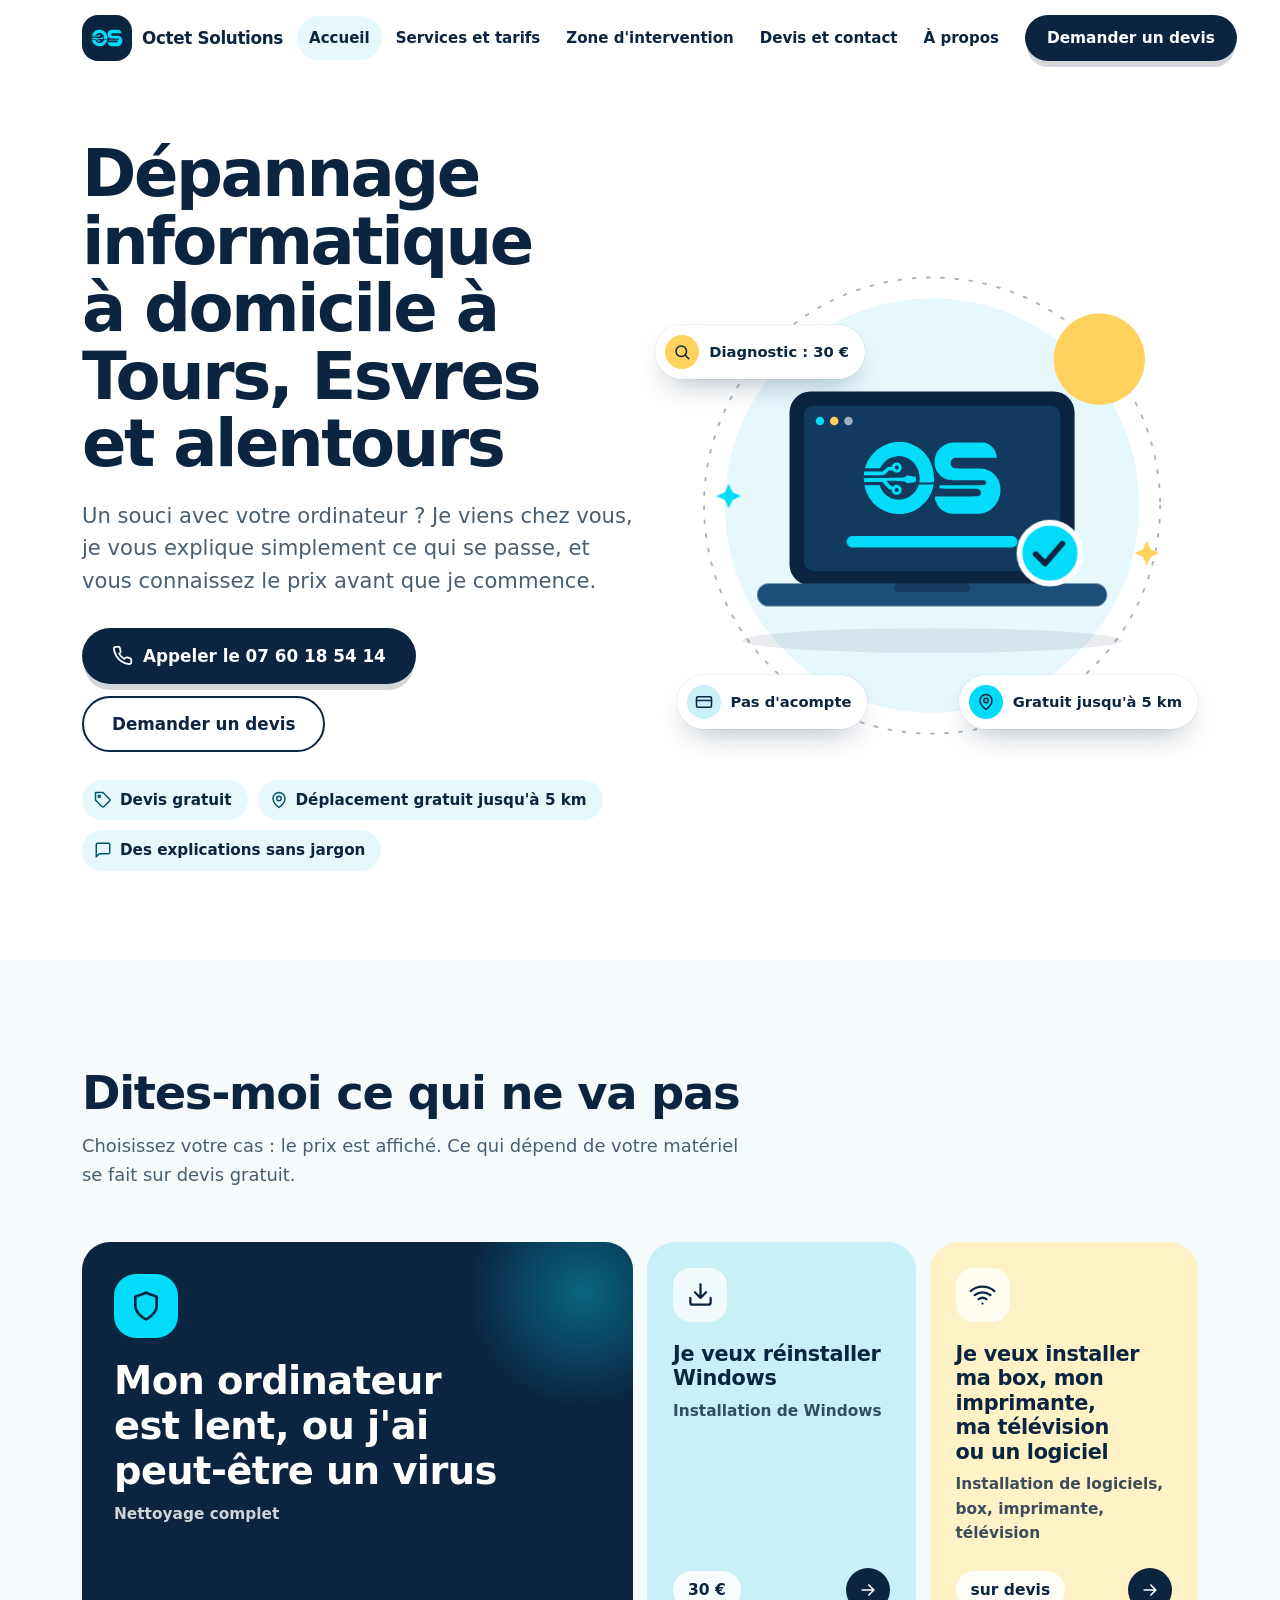
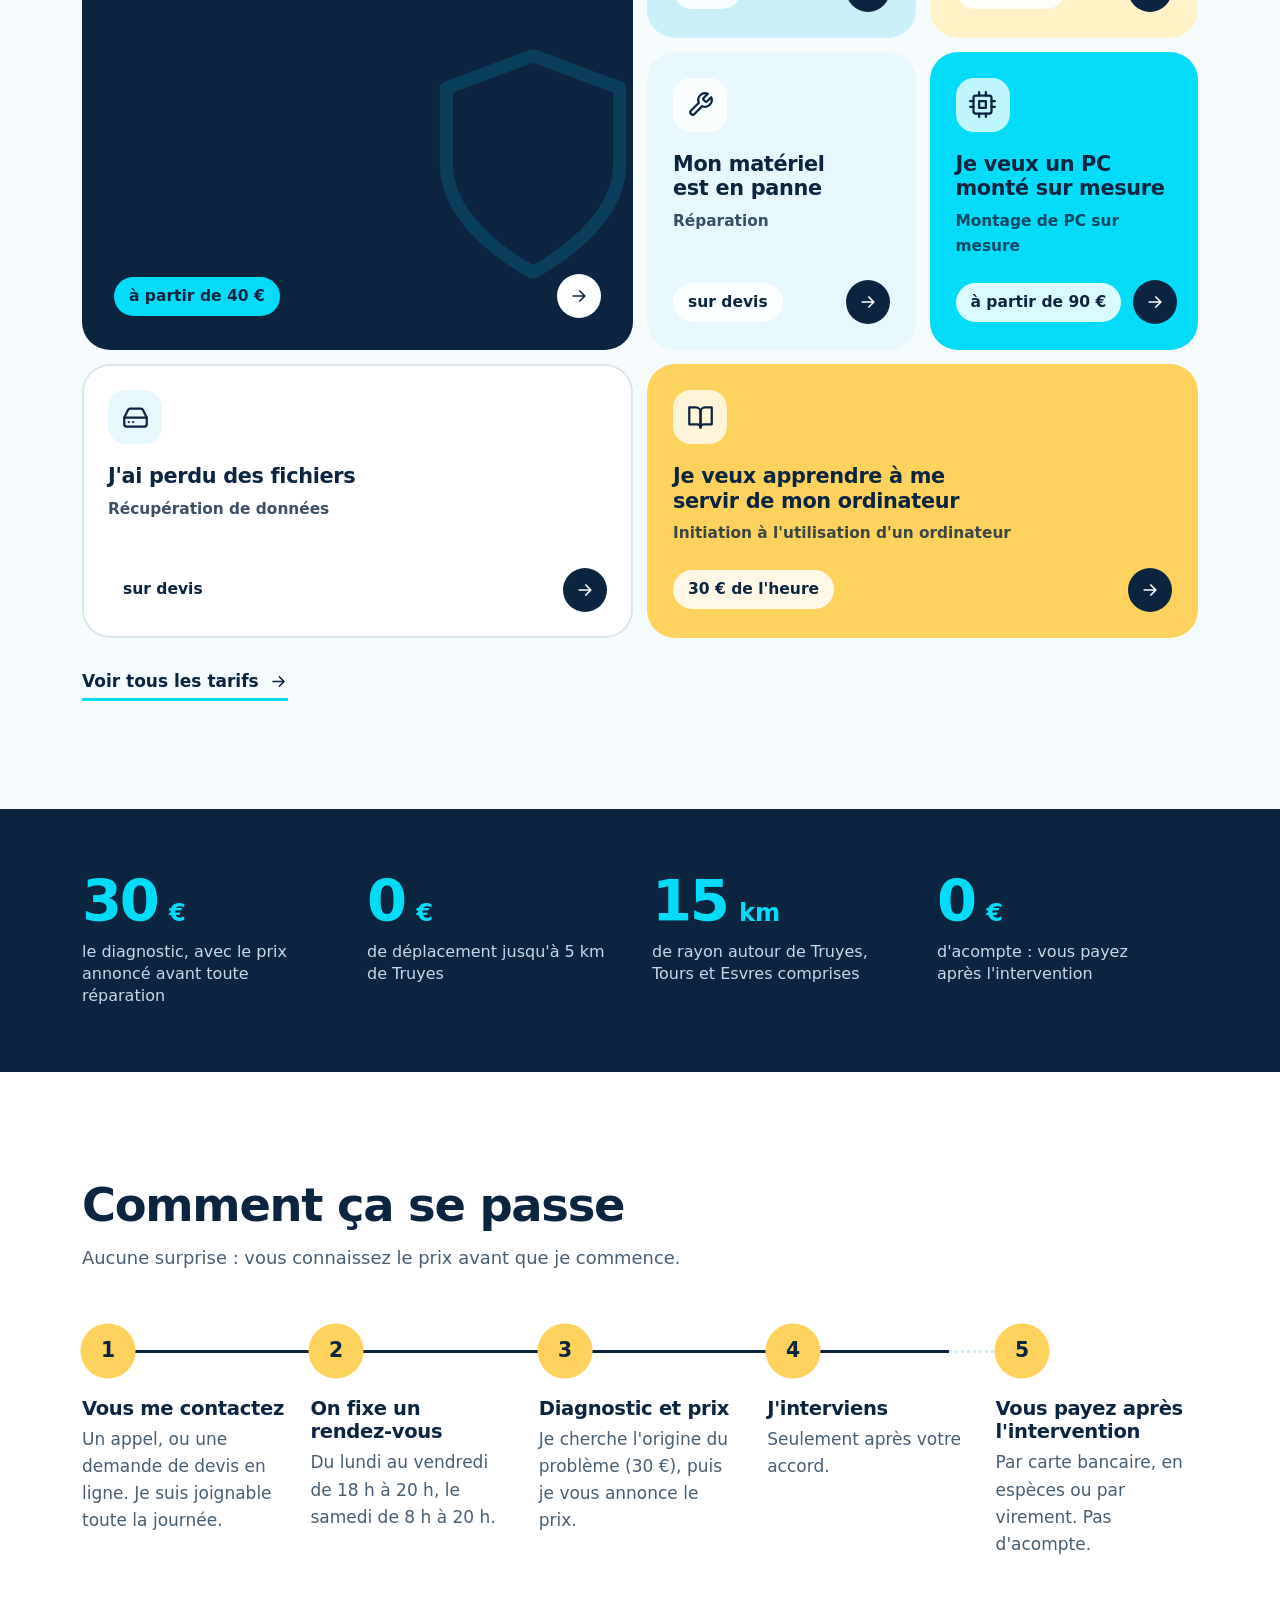
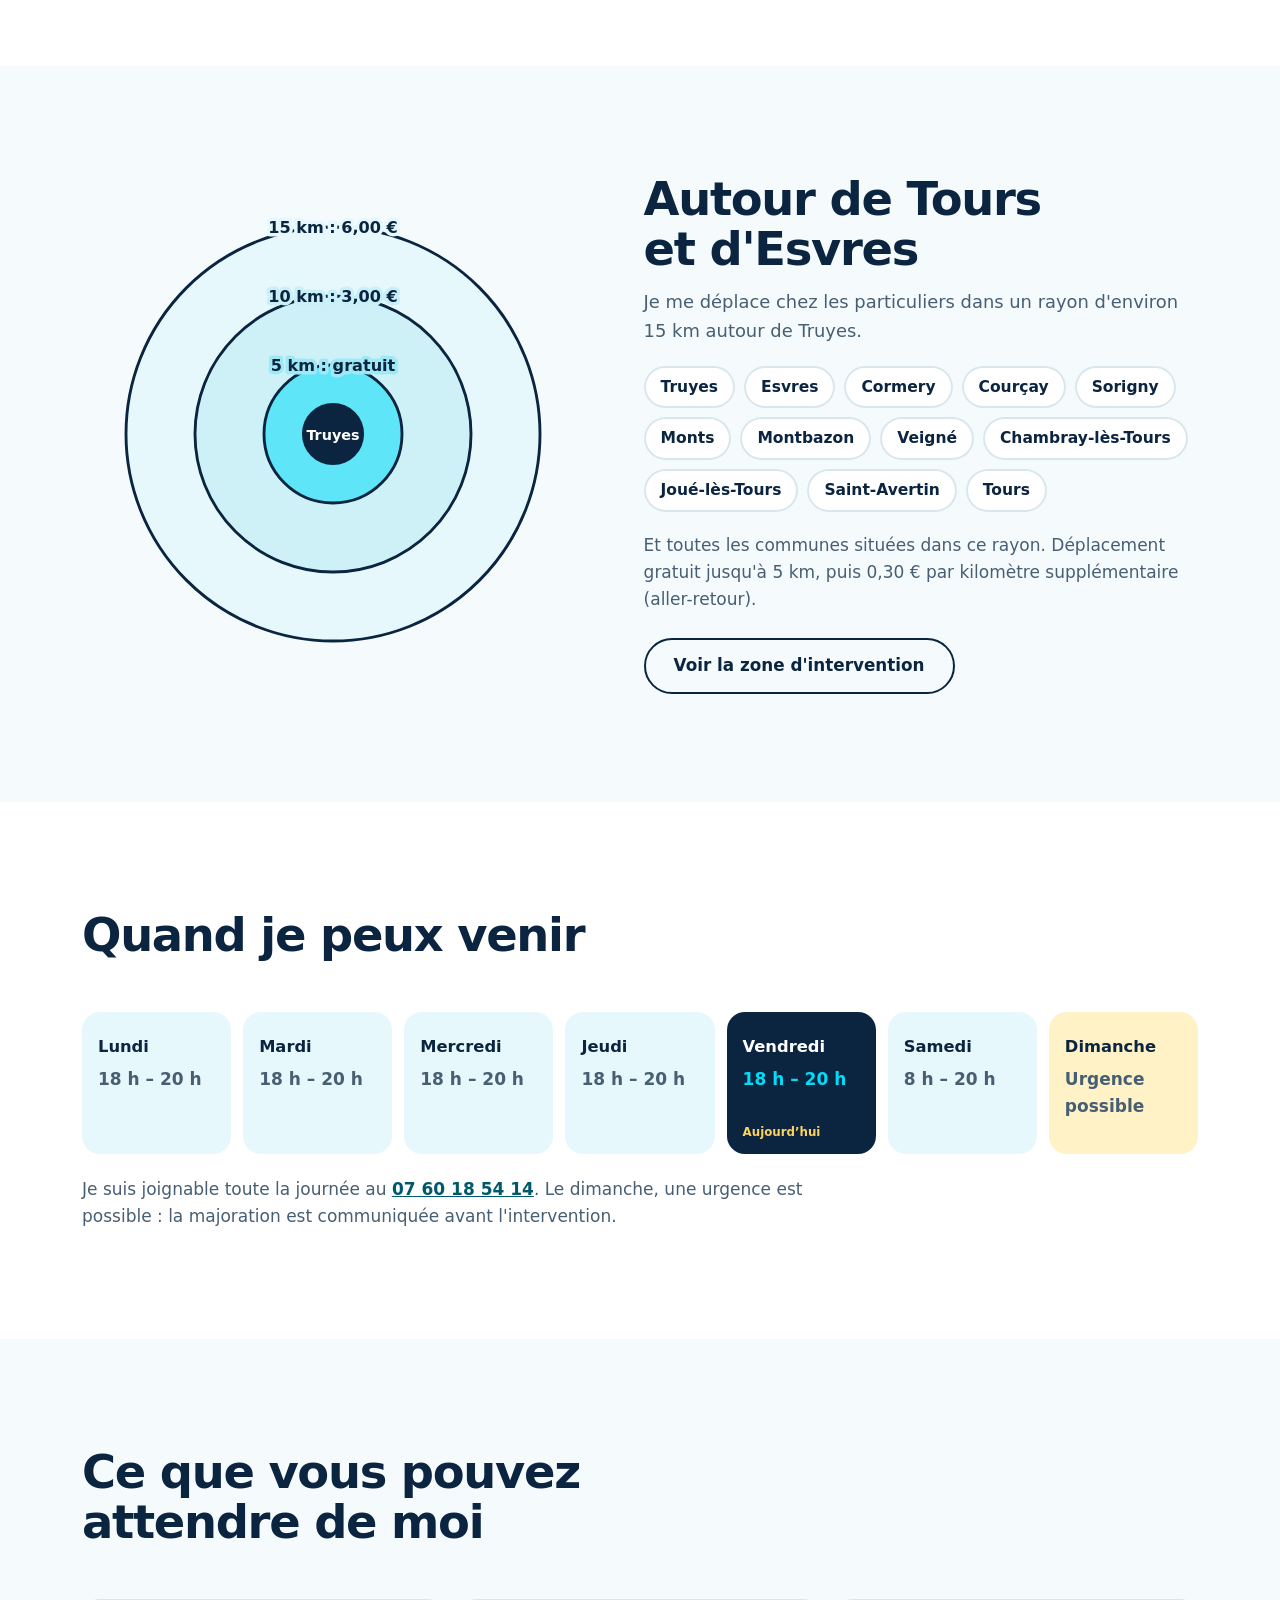
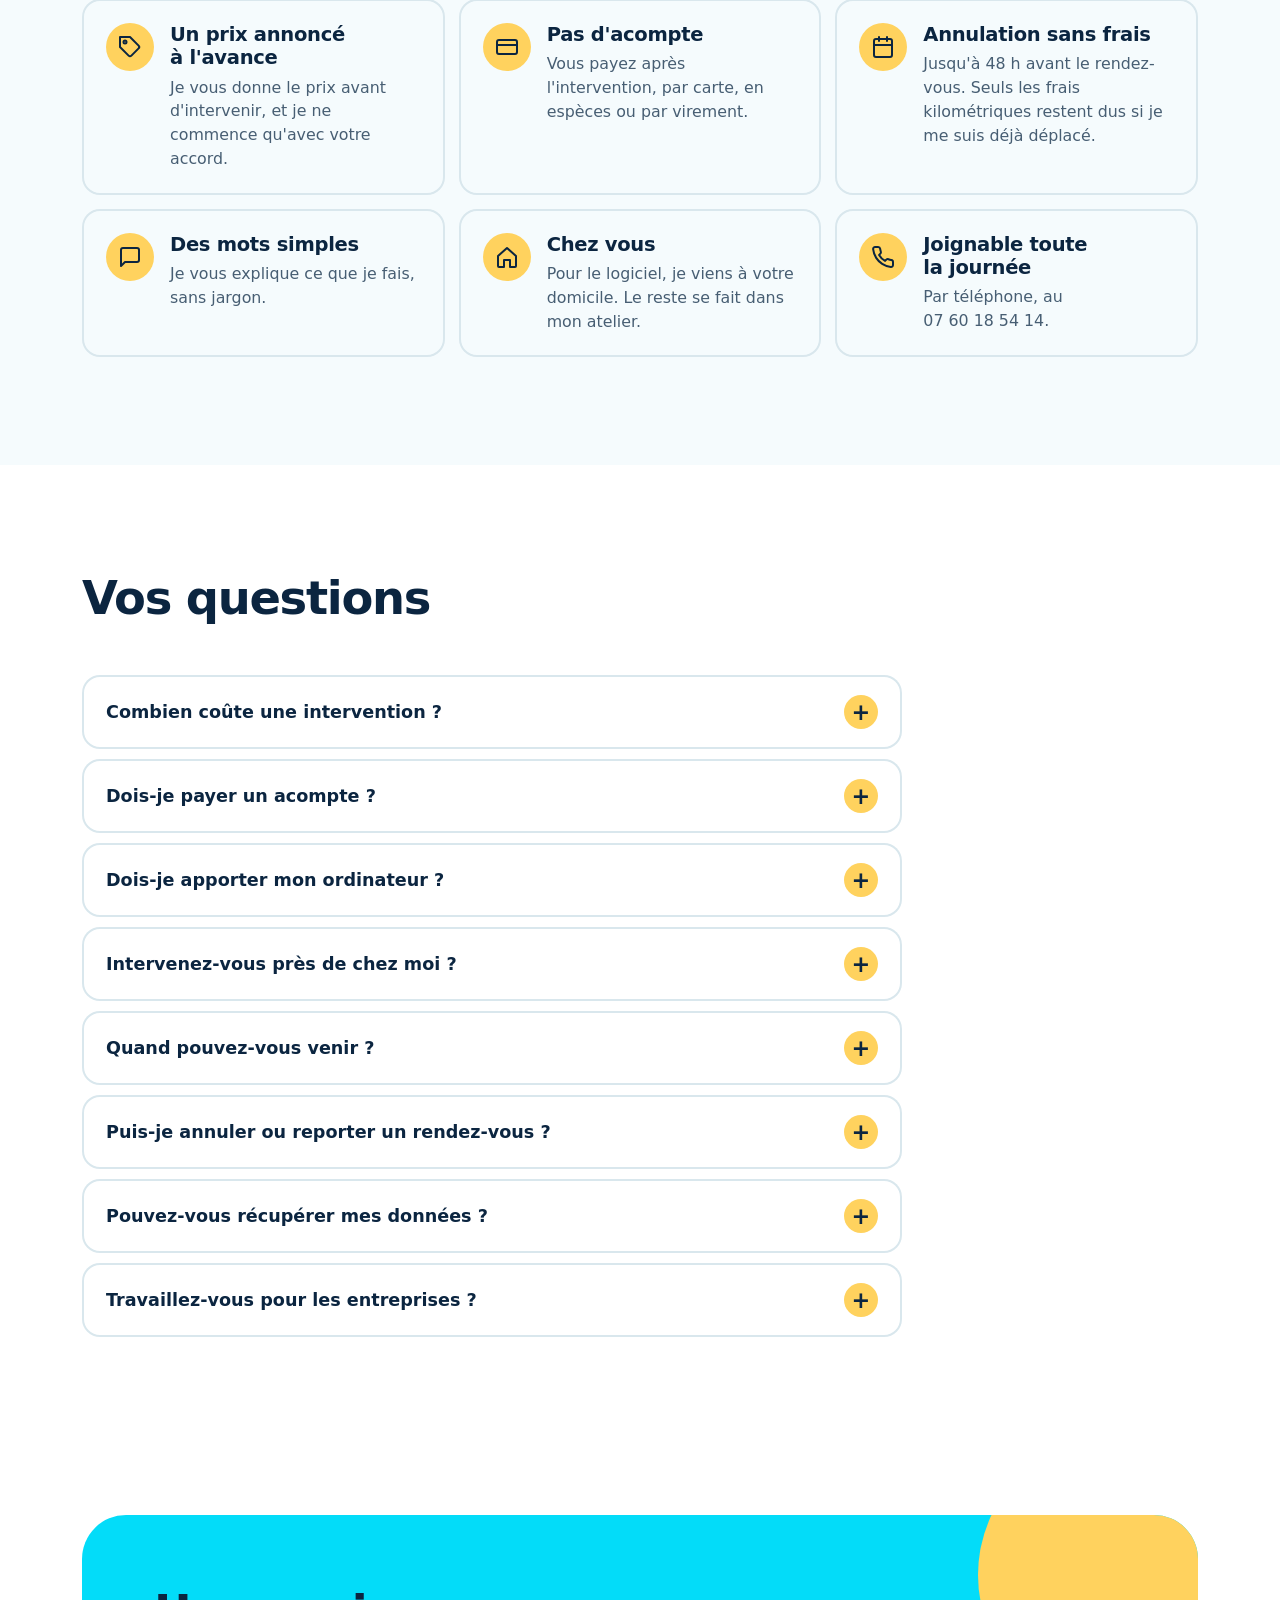
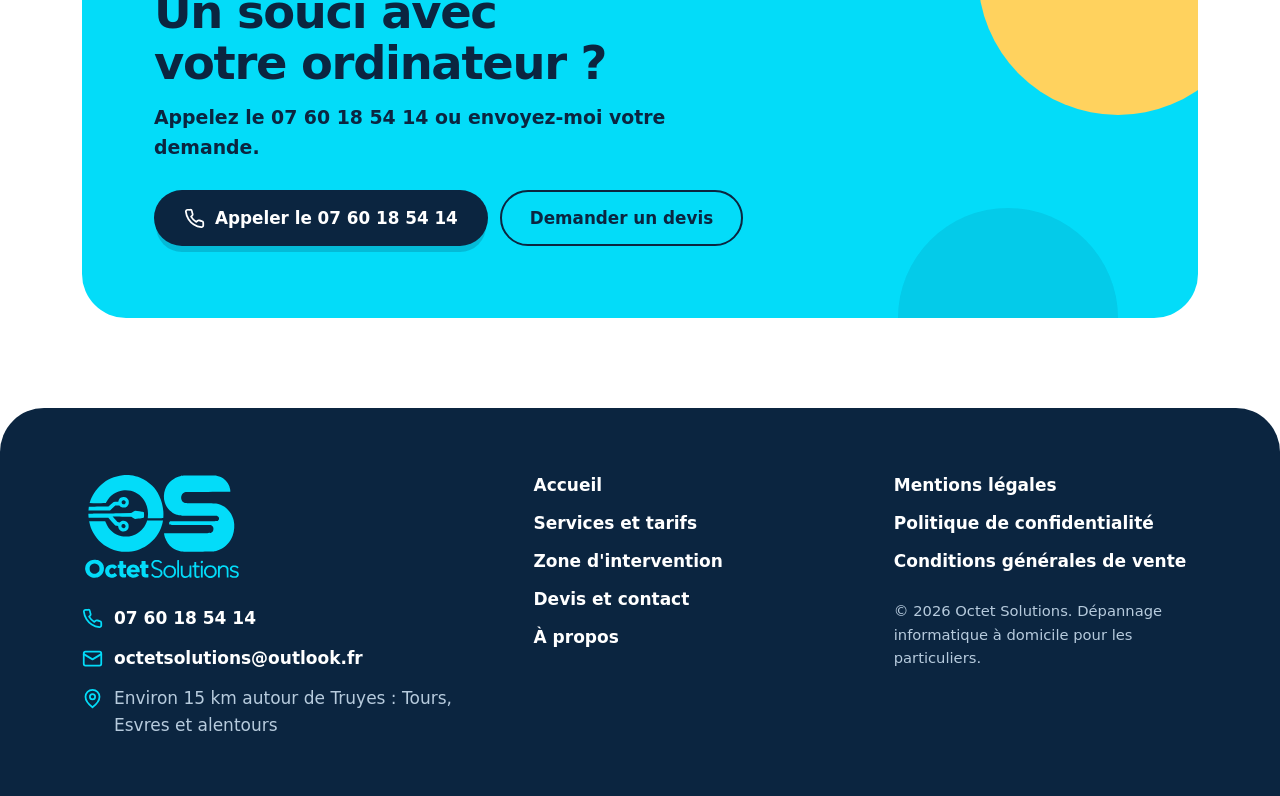
<file: index.html>
<!doctype html>
<html lang="fr" class="no-js">
<head>
<meta charset="utf-8">
<meta name="viewport" content="width=device-width, initial-scale=1">
<title>Dépannage informatique à domicile, Tours | Octet Solutions</title>
<meta name="description" content="Dépannage informatique à domicile à Tours, Esvres et alentours : virus, lenteurs, installation, réparation. Tarifs clairs. Appelez le 07 60 18 54 14.">
<link rel="canonical" href="https://octetsolutions.fr/">
<meta name="theme-color" content="#FFFFFF">
<meta property="og:type" content="website">
<meta property="og:locale" content="fr_FR">
<meta property="og:site_name" content="Octet Solutions">
<meta property="og:title" content="Dépannage informatique à domicile, Tours | Octet Solutions">
<meta property="og:description" content="Dépannage informatique à domicile à Tours, Esvres et alentours : virus, lenteurs, installation, réparation. Tarifs clairs. Appelez le 07 60 18 54 14.">
<meta property="og:url" content="https://octetsolutions.fr/">
<link rel="icon" href="images/favicon.svg" type="image/svg+xml">
<script>document.documentElement.className="js"</script>
<link rel="stylesheet" href="css/style.css">
<script type="application/ld+json">
{
  "@context": "https://schema.org",
  "@type": "LocalBusiness",
  "@id": "https://octetsolutions.fr/#entreprise",
  "name": "Octet Solutions",
  "description": "Dépannage et assistance informatique à domicile pour les particuliers de Tours, Esvres et alentours : virus, lenteurs, installation, réparation, montage de PC, récupération de données, initiation.",
  "url": "https://octetsolutions.fr/",
  "telephone": "+33 7 60 18 54 14",
  "email": "octetsolutions@outlook.fr",
  "image": "https://octetsolutions.fr/images/logo-octet-solutions.svg",
  "logo": "https://octetsolutions.fr/images/logo-octet-solutions.svg",
  "founder": {
    "@type": "Person",
    "name": "Antoine De Keyser"
  },
  "areaServed": [
    {
      "@type": "City",
      "name": "Truyes"
    },
    {
      "@type": "City",
      "name": "Esvres"
    },
    {
      "@type": "City",
      "name": "Cormery"
    },
    {
      "@type": "City",
      "name": "Courçay"
    },
    {
      "@type": "City",
      "name": "Sorigny"
    },
    {
      "@type": "City",
      "name": "Monts"
    },
    {
      "@type": "City",
      "name": "Montbazon"
    },
    {
      "@type": "City",
      "name": "Veigné"
    },
    {
      "@type": "City",
      "name": "Chambray-lès-Tours"
    },
    {
      "@type": "City",
      "name": "Joué-lès-Tours"
    },
    {
      "@type": "City",
      "name": "Saint-Avertin"
    },
    {
      "@type": "City",
      "name": "Tours"
    }
  ],
  "openingHoursSpecification": [
    {
      "@type": "OpeningHoursSpecification",
      "dayOfWeek": [
        "Monday",
        "Tuesday",
        "Wednesday",
        "Thursday",
        "Friday"
      ],
      "opens": "18:00",
      "closes": "20:00"
    },
    {
      "@type": "OpeningHoursSpecification",
      "dayOfWeek": "Saturday",
      "opens": "08:00",
      "closes": "20:00"
    }
  ],
  "paymentAccepted": "Carte bancaire, espèces, virement",
  "hasOfferCatalog": {
    "@type": "OfferCatalog",
    "name": "Services",
    "itemListElement": [
      {
        "@type": "Offer",
        "itemOffered": {
          "@type": "Service",
          "name": "Nettoyage complet (virus, lenteurs)"
        }
      },
      {
        "@type": "Offer",
        "itemOffered": {
          "@type": "Service",
          "name": "Installation de Windows, de logiciels, de box internet, d'imprimante, de télévision"
        }
      },
      {
        "@type": "Offer",
        "itemOffered": {
          "@type": "Service",
          "name": "Réparation de matériel informatique"
        }
      },
      {
        "@type": "Offer",
        "itemOffered": {
          "@type": "Service",
          "name": "Montage de PC sur mesure"
        }
      },
      {
        "@type": "Offer",
        "itemOffered": {
          "@type": "Service",
          "name": "Récupération de données"
        }
      },
      {
        "@type": "Offer",
        "itemOffered": {
          "@type": "Service",
          "name": "Initiation à l'utilisation d'un ordinateur"
        }
      }
    ]
  }
}
</script>
<script type="application/ld+json">
{
  "@context": "https://schema.org",
  "@type": "FAQPage",
  "mainEntity": [
    {
      "@type": "Question",
      "name": "Combien coûte une intervention ?",
      "acceptedAnswer": {
        "@type": "Answer",
        "text": "Le diagnostic coûte 30 €. Ensuite, je vous annonce le prix avant d'intervenir, et je ne commence qu'après votre accord."
      }
    },
    {
      "@type": "Question",
      "name": "Dois-je payer un acompte ?",
      "acceptedAnswer": {
        "@type": "Answer",
        "text": "Non, je ne demande aucun acompte, même pour un montage de PC. Vous payez après l'intervention, par carte bancaire, en espèces ou par virement."
      }
    },
    {
      "@type": "Question",
      "name": "Dois-je apporter mon ordinateur ?",
      "acceptedAnswer": {
        "@type": "Answer",
        "text": "Pas pour tout ce qui touche au logiciel : je viens chez vous. Le montage de PC, la récupération de données et les réparations se font dans mon atelier. Vous pouvez me déposer l'appareil sur rendez-vous, ou je viens le chercher, sans frais sauf les frais kilométriques."
      }
    },
    {
      "@type": "Question",
      "name": "Intervenez-vous près de chez moi ?",
      "acceptedAnswer": {
        "@type": "Answer",
        "text": "J'interviens dans un rayon d'environ 15 km autour de Truyes : Tours, Esvres, Joué-lès-Tours, Chambray-lès-Tours, Saint-Avertin, Montbazon et les communes alentour. Le déplacement est gratuit jusqu'à 5 km, puis 0,30 € par kilomètre supplémentaire (aller-retour)."
      }
    },
    {
      "@type": "Question",
      "name": "Quand pouvez-vous venir ?",
      "acceptedAnswer": {
        "@type": "Answer",
        "text": "Du lundi au vendredi de 18 h à 20 h, et le samedi de 8 h à 20 h. Le dimanche, une urgence est possible, avec une majoration communiquée avant l'intervention. Je suis joignable toute la journée par téléphone."
      }
    },
    {
      "@type": "Question",
      "name": "Puis-je annuler ou reporter un rendez-vous ?",
      "acceptedAnswer": {
        "@type": "Answer",
        "text": "Oui, sans frais, en me prévenant au moins 48 heures à l'avance. Seuls les frais kilométriques restent dus si je me suis déjà déplacé."
      }
    },
    {
      "@type": "Question",
      "name": "Pouvez-vous récupérer mes données ?",
      "acceptedAnswer": {
        "@type": "Answer",
        "text": "Je mets tout en œuvre pour les récupérer, mais je ne peux pas garantir le résultat. Il est important de sauvegarder vos données avant toute intervention. Le prix est établi sur devis."
      }
    },
    {
      "@type": "Question",
      "name": "Travaillez-vous pour les entreprises ?",
      "acceptedAnswer": {
        "@type": "Answer",
        "text": "Non, je m'adresse uniquement aux particuliers."
      }
    }
  ]
}
</script>
</head>
<body>
<a class="skip" href="#contenu">Aller au contenu</a>
<header class="site-header">
  <div class="container header-inner">
    <a class="brand" href="index.html"><span class="brand-tile"><img src="images/logo-os.svg" alt="" width="32" height="18"></span><span>Octet Solutions</span></a>
    <div class="main-nav-wrap"><nav class="main-nav" id="menu" aria-label="Menu principal"><ul><li><a href="index.html" aria-current="page">Accueil</a></li><li><a href="services.html">Services et tarifs</a></li><li><a href="zone.html">Zone d'intervention</a></li><li><a href="contact.html">Devis et contact</a></li><li><a href="a-propos.html">À propos</a></li></ul></nav></div>
    <div class="header-actions">
      <a class="btn btn-primary head-cta" href="contact.html">Demander un devis</a>
      <button class="menu-btn" id="menu-btn" type="button" aria-label="Ouvrir le menu" aria-expanded="false" aria-controls="menu"><svg viewBox="0 0 24 24" fill="none" stroke="currentColor" stroke-width="2" stroke-linecap="round" stroke-linejoin="round" aria-hidden="true" ><path d="M4 7h16M4 12h16M4 17h16"/></svg></button>
    </div>
  </div>
</header>
<noscript><style>.main-nav{display:block!important;position:static}.main-nav-wrap{position:static}.menu-btn{display:none}</style></noscript>
<main id="contenu">
<section class="hero on-light" id="haut">
  <div class="container hero-grid">
    <div>
      <h1>Dépannage informatique à domicile à Tours, Esvres et alentours</h1>
      <p class="lead">Un souci avec votre ordinateur ? Je viens chez vous, je vous explique simplement ce qui se passe, et vous connaissez le prix avant que je commence.</p>
      <div class="btn-row">
        <a class="btn btn-primary" href="tel:+33760185414"><svg viewBox="0 0 24 24" fill="none" stroke="currentColor" stroke-width="2" stroke-linecap="round" stroke-linejoin="round" aria-hidden="true" ><path d="M22 16.92v3a2 2 0 0 1-2.18 2 19.79 19.79 0 0 1-8.63-3.07 19.5 19.5 0 0 1-6-6 19.79 19.79 0 0 1-3.07-8.67A2 2 0 0 1 4.11 2h3a2 2 0 0 1 2 1.72 12.84 12.84 0 0 0 .7 2.81 2 2 0 0 1-.45 2.11L8.09 9.91a16 16 0 0 0 6 6l1.27-1.27a2 2 0 0 1 2.11-.45 12.84 12.84 0 0 0 2.81.7A2 2 0 0 1 22 16.92z"/></svg>Appeler le 07 60 18 54 14</a>
        <a class="btn btn-soft" href="contact.html">Demander un devis</a>
      </div>
      <ul class="reassure">
        <li><svg viewBox="0 0 24 24" fill="none" stroke="currentColor" stroke-width="2" stroke-linecap="round" stroke-linejoin="round" aria-hidden="true" ><path d="M20.6 13.4l-7.2 7.2a2 2 0 0 1-2.8 0L2 12V2h10l8.6 8.6a2 2 0 0 1 0 2.8z"/><circle cx="7" cy="7" r="1.5"/></svg>Devis gratuit</li>
        <li><svg viewBox="0 0 24 24" fill="none" stroke="currentColor" stroke-width="2" stroke-linecap="round" stroke-linejoin="round" aria-hidden="true" ><path d="M20 10c0 6-8 12-8 12s-8-6-8-12a8 8 0 0 1 16 0z"/><circle cx="12" cy="10" r="3"/></svg>Déplacement gratuit jusqu'à 5 km</li>
        <li><svg viewBox="0 0 24 24" fill="none" stroke="currentColor" stroke-width="2" stroke-linecap="round" stroke-linejoin="round" aria-hidden="true" ><path d="M21 15a2 2 0 0 1-2 2H7l-4 4V5a2 2 0 0 1 2-2h14a2 2 0 0 1 2 2z"/></svg>Des explications sans jargon</li>
      </ul>
    </div>
    <div class="art">
      <svg class="scene" viewBox="0 0 560 500" role="img" aria-label="Un ordinateur portable affichant le logo Octet Solutions, avec une barre de progression puis une coche : le problème est réglé">
  <circle cx="280" cy="250" r="218" fill="#E6F8FC"/>
  <circle class="blob-ring" cx="280" cy="250" r="240"/>
  <circle cx="456" cy="96" r="48" fill="#FFD25E"/>
  <ellipse cx="280" cy="392" rx="200" ry="13" fill="#0B2540" opacity=".09"/>
  <rect x="130" y="130" width="300" height="204" rx="22" fill="#0B2540"/>
  <rect x="145" y="145" width="270" height="174" rx="10" fill="#123A5E"/>
  <circle cx="162" cy="161" r="4.5" fill="#03DCF9"/><circle cx="177" cy="161" r="4.5" fill="#FFD25E"/><circle cx="192" cy="161" r="4.5" fill="#fff" opacity=".6"/>
  <image href="images/logo-os.svg" x="205" y="180" width="150" height="82"/>
  <rect x="190" y="282" width="180" height="12" rx="6" fill="#0B2540"/>
  <rect class="pg-fill" x="190" y="282" width="180" height="12" rx="6" fill="#03DCF9"/>
  <rect x="96" y="332" width="368" height="24" rx="12" fill="#1B4F7A"/>
  <rect x="240" y="332" width="80" height="9" rx="4.5" fill="#0B2540" opacity=".45"/>
  <g class="ok-pop"><circle cx="404" cy="300" r="32" fill="#03DCF9" stroke="#fff" stroke-width="6"/>
    <path class="ok-check" pathLength="1" d="M389 301l10 10 18-21" fill="none" stroke="#0B2540" stroke-width="6" stroke-linecap="round" stroke-linejoin="round"/></g>
  <g transform="translate(66,240)"><path class="twinkle" fill="#03DCF9" d="M0-13L4-4 13 0 4 4 0 13-4 4-13 0-4-4Z"/></g>
  <g transform="translate(506,300)"><path class="twinkle b" fill="#FFD25E" d="M0-13L4-4 13 0 4 4 0 13-4 4-13 0-4-4Z"/></g>
  <g transform="translate(112,92)"><path class="twinkle c" fill="#0B2540" d="M0-10L3-3 10 0 3 3 0 10-3 3-10 0-3-3Z"/></g>
</svg>
      <div class="sticker s1"><i><svg viewBox="0 0 24 24" fill="none" stroke="currentColor" stroke-width="2" stroke-linecap="round" stroke-linejoin="round" aria-hidden="true" ><circle cx="11" cy="11" r="7"/><path d="M21 21l-4.3-4.3"/></svg></i><span>Diagnostic : 30 €</span></div>
      <div class="sticker s2"><i><svg viewBox="0 0 24 24" fill="none" stroke="currentColor" stroke-width="2" stroke-linecap="round" stroke-linejoin="round" aria-hidden="true" ><path d="M20 10c0 6-8 12-8 12s-8-6-8-12a8 8 0 0 1 16 0z"/><circle cx="12" cy="10" r="3"/></svg></i><span>Gratuit jusqu'à 5 km</span></div>
      <div class="sticker s3"><i><svg viewBox="0 0 24 24" fill="none" stroke="currentColor" stroke-width="2" stroke-linecap="round" stroke-linejoin="round" aria-hidden="true" ><rect x="2" y="5" width="20" height="14" rx="2"/><path d="M2 10h20"/></svg></i><span>Pas d'acompte</span></div>
    </div>
  </div>
</section>

<section class="section bg-sky" id="services">
  <div class="container">
    <div class="sec-head rv"><h2>Dites-moi ce qui ne va pas</h2><p>Choisissez votre cas : le prix est affiché. Ce qui dépend de votre matériel se fait sur devis gratuit.</p></div>
    <div class="bento"><a class="tile t-a rv" style="--i:0" href="services.html#nettoyage"><svg viewBox="0 0 24 24" fill="none" stroke="currentColor" stroke-width="2" stroke-linecap="round" stroke-linejoin="round" aria-hidden="true" class="deco"><path d="M12 22s8-4 8-10V5l-8-3-8 3v7c0 6 8 10 8 10z"/></svg><div class="top"><span class="ic"><svg viewBox="0 0 24 24" fill="none" stroke="currentColor" stroke-width="2" stroke-linecap="round" stroke-linejoin="round" aria-hidden="true" ><path d="M12 22s8-4 8-10V5l-8-3-8 3v7c0 6 8 10 8 10z"/></svg></span><h3>Mon ordinateur est lent, ou j'ai peut-être un virus</h3><p class="nm">Nettoyage complet</p></div><div class="bot"><span class="price">à partir de 40 €</span><span class="go"><svg viewBox="0 0 24 24" fill="none" stroke="currentColor" stroke-width="2" stroke-linecap="round" stroke-linejoin="round" aria-hidden="true" ><path d="M5 12h14M13 6l6 6-6 6"/></svg></span></div></a><a class="tile t-b rv" style="--i:1" href="services.html#windows"><div class="top"><span class="ic"><svg viewBox="0 0 24 24" fill="none" stroke="currentColor" stroke-width="2" stroke-linecap="round" stroke-linejoin="round" aria-hidden="true" ><path d="M21 15v4a2 2 0 0 1-2 2H5a2 2 0 0 1-2-2v-4M7 10l5 5 5-5M12 15V3"/></svg></span><h3>Je veux réinstaller Windows</h3><p class="nm">Installation de Windows</p></div><div class="bot"><span class="price">30 €</span><span class="go"><svg viewBox="0 0 24 24" fill="none" stroke="currentColor" stroke-width="2" stroke-linecap="round" stroke-linejoin="round" aria-hidden="true" ><path d="M5 12h14M13 6l6 6-6 6"/></svg></span></div></a><a class="tile t-c rv" style="--i:2" href="services.html#installation"><div class="top"><span class="ic"><svg viewBox="0 0 24 24" fill="none" stroke="currentColor" stroke-width="2" stroke-linecap="round" stroke-linejoin="round" aria-hidden="true" ><path d="M5 12.55a11 11 0 0 1 14.08 0M1.42 9a16 16 0 0 1 21.16 0M8.53 16.11a6 6 0 0 1 6.95 0M12 20h.01"/></svg></span><h3>Je veux installer ma box, mon imprimante, ma télévision ou un logiciel</h3><p class="nm">Installation de logiciels, box, imprimante, télévision</p></div><div class="bot"><span class="price">sur devis</span><span class="go"><svg viewBox="0 0 24 24" fill="none" stroke="currentColor" stroke-width="2" stroke-linecap="round" stroke-linejoin="round" aria-hidden="true" ><path d="M5 12h14M13 6l6 6-6 6"/></svg></span></div></a><a class="tile t-d rv" style="--i:3" href="services.html#reparation"><div class="top"><span class="ic"><svg viewBox="0 0 24 24" fill="none" stroke="currentColor" stroke-width="2" stroke-linecap="round" stroke-linejoin="round" aria-hidden="true" ><path d="M14.7 6.3a1 1 0 0 0 0 1.4l1.6 1.6a1 1 0 0 0 1.4 0l3.77-3.77a6 6 0 0 1-7.94 7.94l-6.91 6.91a2.12 2.12 0 0 1-3-3l6.91-6.91a6 6 0 0 1 7.94-7.94l-3.76 3.76z"/></svg></span><h3>Mon matériel est en panne</h3><p class="nm">Réparation</p></div><div class="bot"><span class="price">sur devis</span><span class="go"><svg viewBox="0 0 24 24" fill="none" stroke="currentColor" stroke-width="2" stroke-linecap="round" stroke-linejoin="round" aria-hidden="true" ><path d="M5 12h14M13 6l6 6-6 6"/></svg></span></div></a><a class="tile t-e rv" style="--i:4" href="services.html#montage"><div class="top"><span class="ic"><svg viewBox="0 0 24 24" fill="none" stroke="currentColor" stroke-width="2" stroke-linecap="round" stroke-linejoin="round" aria-hidden="true" ><rect x="4" y="4" width="16" height="16" rx="2"/><rect x="9" y="9" width="6" height="6"/><path d="M9 1v3M15 1v3M9 20v3M15 20v3M20 9h3M20 14h3M1 9h3M1 14h3"/></svg></span><h3>Je veux un PC monté sur mesure</h3><p class="nm">Montage de PC sur mesure</p></div><div class="bot"><span class="price">à partir de 90 €</span><span class="go"><svg viewBox="0 0 24 24" fill="none" stroke="currentColor" stroke-width="2" stroke-linecap="round" stroke-linejoin="round" aria-hidden="true" ><path d="M5 12h14M13 6l6 6-6 6"/></svg></span></div></a><a class="tile t-f rv" style="--i:5" href="services.html#donnees"><div class="top"><span class="ic"><svg viewBox="0 0 24 24" fill="none" stroke="currentColor" stroke-width="2" stroke-linecap="round" stroke-linejoin="round" aria-hidden="true" ><path d="M22 12H2"/><path d="M5.45 5.11L2 12v6a2 2 0 0 0 2 2h16a2 2 0 0 0 2-2v-6l-3.45-6.89A2 2 0 0 0 16.76 4H7.24a2 2 0 0 0-1.79 1.11z"/><path d="M6 16h.01M10 16h.01"/></svg></span><h3>J'ai perdu des fichiers</h3><p class="nm">Récupération de données</p></div><div class="bot"><span class="price">sur devis</span><span class="go"><svg viewBox="0 0 24 24" fill="none" stroke="currentColor" stroke-width="2" stroke-linecap="round" stroke-linejoin="round" aria-hidden="true" ><path d="M5 12h14M13 6l6 6-6 6"/></svg></span></div></a><a class="tile t-g rv" style="--i:6" href="services.html#initiation"><div class="top"><span class="ic"><svg viewBox="0 0 24 24" fill="none" stroke="currentColor" stroke-width="2" stroke-linecap="round" stroke-linejoin="round" aria-hidden="true" ><path d="M2 3h6a4 4 0 0 1 4 4v14a3 3 0 0 0-3-3H2z"/><path d="M22 3h-6a4 4 0 0 0-4 4v14a3 3 0 0 1 3-3h7z"/></svg></span><h3>Je veux apprendre à me servir de mon ordinateur</h3><p class="nm">Initiation à l'utilisation d'un ordinateur</p></div><div class="bot"><span class="price">30 € de l'heure</span><span class="go"><svg viewBox="0 0 24 24" fill="none" stroke="currentColor" stroke-width="2" stroke-linecap="round" stroke-linejoin="round" aria-hidden="true" ><path d="M5 12h14M13 6l6 6-6 6"/></svg></span></div></a></div>
    <a class="more-link" href="services.html">Voir tous les tarifs <svg viewBox="0 0 24 24" fill="none" stroke="currentColor" stroke-width="2" stroke-linecap="round" stroke-linejoin="round" aria-hidden="true" ><path d="M5 12h14M13 6l6 6-6 6"/></svg></a>
  </div>
</section>

<section class="promise on-navy" aria-label="L'essentiel en chiffres">
  <div class="container"><div class="promise-grid">
    <div class="pr rv" style="--i:0"><b>30<small> €</small></b><span>le diagnostic, avec le prix annoncé avant toute réparation</span></div>
    <div class="pr rv" style="--i:1"><b>0<small> €</small></b><span>de déplacement jusqu'à 5 km de Truyes</span></div>
    <div class="pr rv" style="--i:2"><b>15<small> km</small></b><span>de rayon autour de Truyes, Tours et Esvres comprises</span></div>
    <div class="pr rv" style="--i:3"><b>0<small> €</small></b><span>d'acompte : vous payez après l'intervention</span></div>
  </div></div>
</section>

<section class="section on-light" id="deroule">
  <div class="container">
    <div class="sec-head rv"><h2>Comment ça se passe</h2><p>Aucune surprise : vous connaissez le prix avant que je commence.</p></div>
    <ol class="path"><li class="step" style="--i:0"><span class="n">1</span><h3>Vous me contactez</h3><p>Un appel, ou une demande de devis en ligne. Je suis joignable toute la journée.</p></li><li class="step" style="--i:1"><span class="n">2</span><h3>On fixe un rendez-vous</h3><p>Du lundi au vendredi de 18 h à 20 h, le samedi de 8 h à 20 h.</p></li><li class="step" style="--i:2"><span class="n">3</span><h3>Diagnostic et prix</h3><p>Je cherche l'origine du problème (30 €), puis je vous annonce le prix.</p></li><li class="step" style="--i:3"><span class="n">4</span><h3>J'interviens</h3><p>Seulement après votre accord.</p></li><li class="step" style="--i:4"><span class="n">5</span><h3>Vous payez après l'intervention</h3><p>Par carte bancaire, en espèces ou par virement. Pas d'acompte.</p></li></ol>
  </div>
</section>

<section class="section bg-sky" id="zone">
  <div class="container zone-grid">
    <svg class="rings" viewBox="0 0 400 400" role="img" aria-label="Schéma de la zone autour de Truyes : déplacement gratuit jusqu'à 5 km, 3,00 € à 10 km, 6,00 € à 15 km">
  <circle class="ring-fill rf3" cx="200" cy="200" r="180"/>
  <circle class="ring-fill rf2" cx="200" cy="200" r="120"/>
  <circle class="ring-fill rf1" cx="200" cy="200" r="60"/>
  <circle class="ring r3" pathLength="1" cx="200" cy="200" r="180"/>
  <circle class="ring r2" pathLength="1" cx="200" cy="200" r="120"/>
  <circle class="ring r1" pathLength="1" cx="200" cy="200" r="60"/>
  <text class="lbl l3" x="200" y="25" text-anchor="middle">15 km : 6,00 €</text>
  <text class="lbl l2" x="200" y="85" text-anchor="middle">10 km : 3,00 €</text>
  <text class="lbl l1" x="200" y="145" text-anchor="middle">5 km : gratuit</text>
  <circle class="core" cx="200" cy="200" r="27"/>
  <text class="core-lbl" x="200" y="205" text-anchor="middle">Truyes</text>
</svg>
    <div>
      <div class="sec-head rv" style="margin-bottom:0"><h2>Autour de Tours et d'Esvres</h2><p>Je me déplace chez les particuliers dans un rayon d'environ 15 km autour de Truyes.</p></div>
      <ul class="chips"><li>Truyes</li><li>Esvres</li><li>Cormery</li><li>Courçay</li><li>Sorigny</li><li>Monts</li><li>Montbazon</li><li>Veigné</li><li>Chambray-lès-Tours</li><li>Joué-lès-Tours</li><li>Saint-Avertin</li><li>Tours</li></ul>
      <p class="zone-note">Et toutes les communes situées dans ce rayon. Déplacement gratuit jusqu'à 5 km, puis 0,30 € par kilomètre supplémentaire (aller-retour).</p>
      <a class="btn btn-soft" href="zone.html" style="margin-top:24px">Voir la zone d'intervention</a>
    </div>
  </div>
</section>

<section class="section on-light" id="horaires">
  <div class="container">
    <div class="sec-head rv"><h2>Quand je peux venir</h2></div>
    <dl class="wk"><div class="day" data-day="1" style="--i:0"><dt>Lundi</dt><dd>18 h – 20 h</dd></div><div class="day" data-day="2" style="--i:1"><dt>Mardi</dt><dd>18 h – 20 h</dd></div><div class="day" data-day="3" style="--i:2"><dt>Mercredi</dt><dd>18 h – 20 h</dd></div><div class="day" data-day="4" style="--i:3"><dt>Jeudi</dt><dd>18 h – 20 h</dd></div><div class="day" data-day="5" style="--i:4"><dt>Vendredi</dt><dd>18 h – 20 h</dd></div><div class="day" data-day="6" style="--i:5"><dt>Samedi</dt><dd>8 h – 20 h</dd></div><div class="day sun" data-day="0" style="--i:6"><dt>Dimanche</dt><dd>Urgence possible</dd></div></dl>
    <p class="week-note">Je suis joignable toute la journée au <a href="tel:+33760185414">07 60 18 54 14</a>. Le dimanche, une urgence est possible : la majoration est communiquée avant l'intervention.</p>
  </div>
</section>

<section class="section bg-sky" id="engagements">
  <div class="container">
    <div class="sec-head rv"><h2>Ce que vous pouvez attendre de moi</h2></div>
    <ul class="pledges">
      <li class="rv"><span class="pi"><svg viewBox="0 0 24 24" fill="none" stroke="currentColor" stroke-width="2" stroke-linecap="round" stroke-linejoin="round" aria-hidden="true" ><path d="M20.6 13.4l-7.2 7.2a2 2 0 0 1-2.8 0L2 12V2h10l8.6 8.6a2 2 0 0 1 0 2.8z"/><circle cx="7" cy="7" r="1.5"/></svg></span><h3>Un prix annoncé à l'avance</h3><p>Je vous donne le prix avant d'intervenir, et je ne commence qu'avec votre accord.</p></li>
      <li class="rv"><span class="pi"><svg viewBox="0 0 24 24" fill="none" stroke="currentColor" stroke-width="2" stroke-linecap="round" stroke-linejoin="round" aria-hidden="true" ><rect x="2" y="5" width="20" height="14" rx="2"/><path d="M2 10h20"/></svg></span><h3>Pas d'acompte</h3><p>Vous payez après l'intervention, par carte, en espèces ou par virement.</p></li>
      <li class="rv"><span class="pi"><svg viewBox="0 0 24 24" fill="none" stroke="currentColor" stroke-width="2" stroke-linecap="round" stroke-linejoin="round" aria-hidden="true" ><rect x="3" y="4" width="18" height="18" rx="2"/><path d="M16 2v4M8 2v4M3 10h18"/></svg></span><h3>Annulation sans frais</h3><p>Jusqu'à 48 h avant le rendez-vous. Seuls les frais kilométriques restent dus si je me suis déjà déplacé.</p></li>
      <li class="rv"><span class="pi"><svg viewBox="0 0 24 24" fill="none" stroke="currentColor" stroke-width="2" stroke-linecap="round" stroke-linejoin="round" aria-hidden="true" ><path d="M21 15a2 2 0 0 1-2 2H7l-4 4V5a2 2 0 0 1 2-2h14a2 2 0 0 1 2 2z"/></svg></span><h3>Des mots simples</h3><p>Je vous explique ce que je fais, sans jargon.</p></li>
      <li class="rv"><span class="pi"><svg viewBox="0 0 24 24" fill="none" stroke="currentColor" stroke-width="2" stroke-linecap="round" stroke-linejoin="round" aria-hidden="true" ><path d="M3 11l9-8 9 8v10a1 1 0 0 1-1 1h-5v-7H9v7H4a1 1 0 0 1-1-1z"/></svg></span><h3>Chez vous</h3><p>Pour le logiciel, je viens à votre domicile. Le reste se fait dans mon atelier.</p></li>
      <li class="rv"><span class="pi"><svg viewBox="0 0 24 24" fill="none" stroke="currentColor" stroke-width="2" stroke-linecap="round" stroke-linejoin="round" aria-hidden="true" ><path d="M22 16.92v3a2 2 0 0 1-2.18 2 19.79 19.79 0 0 1-8.63-3.07 19.5 19.5 0 0 1-6-6 19.79 19.79 0 0 1-3.07-8.67A2 2 0 0 1 4.11 2h3a2 2 0 0 1 2 1.72 12.84 12.84 0 0 0 .7 2.81 2 2 0 0 1-.45 2.11L8.09 9.91a16 16 0 0 0 6 6l1.27-1.27a2 2 0 0 1 2.11-.45 12.84 12.84 0 0 0 2.81.7A2 2 0 0 1 22 16.92z"/></svg></span><h3>Joignable toute la journée</h3><p>Par téléphone, au 07 60 18 54 14.</p></li>
    </ul>
  </div>
</section>

<section class="section on-light" id="faq">
  <div class="container">
    <div class="sec-head rv"><h2>Vos questions</h2></div>
    <div class="faq"><details><summary>Combien coûte une intervention ?</summary><div class="ans"><p>Le diagnostic coûte 30 €. Ensuite, je vous annonce le prix avant d'intervenir, et je ne commence qu'après votre accord. Tous les tarifs sont sur la page <a href="services.html">Services et tarifs</a>.</p></div></details><details><summary>Dois-je payer un acompte ?</summary><div class="ans"><p>Non, je ne demande aucun acompte, même pour un montage de PC. Vous payez après l'intervention, par carte bancaire, en espèces ou par virement.</p></div></details><details><summary>Dois-je apporter mon ordinateur ?</summary><div class="ans"><p>Pas pour tout ce qui touche au logiciel (virus, lenteurs, installation, initiation) : je viens chez vous. Le montage de PC, la récupération de données et les réparations se font dans mon atelier. Vous pouvez me déposer l'appareil sur rendez-vous, ou je viens le chercher. C'est sans frais, sauf les frais kilométriques si je viens le chercher.</p></div></details><details><summary>Intervenez-vous près de chez moi ?</summary><div class="ans"><p>J'interviens dans un rayon d'environ 15 km autour de Truyes : Tours, Esvres, Joué-lès-Tours, Chambray-lès-Tours, Saint-Avertin, Montbazon et les communes alentour. Le déplacement est gratuit jusqu'à 5 km, puis 0,30 € par kilomètre supplémentaire (aller-retour). Voir la <a href="zone.html">zone d'intervention</a>.</p></div></details><details><summary>Quand pouvez-vous venir ?</summary><div class="ans"><p>Du lundi au vendredi de 18 h à 20 h, et le samedi de 8 h à 20 h. Le dimanche, une urgence est possible, avec une majoration que je vous communique avant l'intervention. Je suis joignable toute la journée par téléphone.</p></div></details><details><summary>Puis-je annuler ou reporter un rendez-vous ?</summary><div class="ans"><p>Oui, sans frais, en me prévenant au moins 48 heures à l'avance. Seuls les frais kilométriques restent dus si je me suis déjà déplacé, par exemple pour déposer ou récupérer votre appareil.</p></div></details><details><summary>Pouvez-vous récupérer mes données ?</summary><div class="ans"><p>Je mets tout en œuvre pour les récupérer, mais je ne peux pas garantir le résultat. C'est pourquoi il est important de sauvegarder vos données avant toute intervention. Le prix est établi sur devis.</p></div></details><details><summary>Travaillez-vous pour les entreprises ?</summary><div class="ans"><p>Non, je m'adresse uniquement aux particuliers.</p></div></details></div>
  </div>
</section>

<section class="cta-wrap on-light">
  <div class="container">
    <div class="cta rv">
      <h2>Un souci avec votre ordinateur ?</h2>
      <p>Appelez le 07 60 18 54 14 ou envoyez-moi votre demande.</p>
      <div class="btn-row">
        <a class="btn btn-primary" href="tel:+33760185414"><svg viewBox="0 0 24 24" fill="none" stroke="currentColor" stroke-width="2" stroke-linecap="round" stroke-linejoin="round" aria-hidden="true" ><path d="M22 16.92v3a2 2 0 0 1-2.18 2 19.79 19.79 0 0 1-8.63-3.07 19.5 19.5 0 0 1-6-6 19.79 19.79 0 0 1-3.07-8.67A2 2 0 0 1 4.11 2h3a2 2 0 0 1 2 1.72 12.84 12.84 0 0 0 .7 2.81 2 2 0 0 1-.45 2.11L8.09 9.91a16 16 0 0 0 6 6l1.27-1.27a2 2 0 0 1 2.11-.45 12.84 12.84 0 0 0 2.81.7A2 2 0 0 1 22 16.92z"/></svg>Appeler le 07 60 18 54 14</a>
        <a class="btn btn-soft" href="contact.html">Demander un devis</a>
      </div>
    </div>
  </div>
</section>
</main>
<footer class="site-footer">
  <div class="container">
    <div class="footer-grid">
      <div>
        <img class="footer-logo" src="images/logo-octet-solutions.svg" alt="Octet Solutions" width="170" height="116">
        <ul class="footer-contact" style="margin-top:24px">
          <li><svg viewBox="0 0 24 24" fill="none" stroke="currentColor" stroke-width="2" stroke-linecap="round" stroke-linejoin="round" aria-hidden="true" ><path d="M22 16.92v3a2 2 0 0 1-2.18 2 19.79 19.79 0 0 1-8.63-3.07 19.5 19.5 0 0 1-6-6 19.79 19.79 0 0 1-3.07-8.67A2 2 0 0 1 4.11 2h3a2 2 0 0 1 2 1.72 12.84 12.84 0 0 0 .7 2.81 2 2 0 0 1-.45 2.11L8.09 9.91a16 16 0 0 0 6 6l1.27-1.27a2 2 0 0 1 2.11-.45 12.84 12.84 0 0 0 2.81.7A2 2 0 0 1 22 16.92z"/></svg><a href="tel:+33760185414">07 60 18 54 14</a></li>
          <li><svg viewBox="0 0 24 24" fill="none" stroke="currentColor" stroke-width="2" stroke-linecap="round" stroke-linejoin="round" aria-hidden="true" ><rect x="2" y="4" width="20" height="16" rx="2"/><path d="M22 7l-10 6L2 7"/></svg><a href="mailto:octetsolutions@outlook.fr">octetsolutions@outlook.fr</a></li>
          <li><svg viewBox="0 0 24 24" fill="none" stroke="currentColor" stroke-width="2" stroke-linecap="round" stroke-linejoin="round" aria-hidden="true" ><path d="M20 10c0 6-8 12-8 12s-8-6-8-12a8 8 0 0 1 16 0z"/><circle cx="12" cy="10" r="3"/></svg><span>Environ 15 km autour de Truyes : Tours, Esvres et alentours</span></li>
        </ul>
      </div>
      <nav class="footer-nav" aria-label="Pages du site"><a href="index.html">Accueil</a><a href="services.html">Services et tarifs</a><a href="zone.html">Zone d'intervention</a><a href="contact.html">Devis et contact</a><a href="a-propos.html">À propos</a></nav>
      <div>
        <div class="legal-links">
          <a href="mentions-legales.html">Mentions légales</a>
          <a href="confidentialite.html">Politique de confidentialité</a>
          <a href="cgv.html">Conditions générales de vente</a>
        </div>
        <p class="copyright">© 2026 Octet Solutions. Dépannage informatique à domicile pour les particuliers.</p>
      </div>
    </div>
  </div>
</footer>
<div class="callbar">
  <a class="btn btn-primary" href="tel:+33760185414"><svg viewBox="0 0 24 24" fill="none" stroke="currentColor" stroke-width="2" stroke-linecap="round" stroke-linejoin="round" aria-hidden="true" ><path d="M22 16.92v3a2 2 0 0 1-2.18 2 19.79 19.79 0 0 1-8.63-3.07 19.5 19.5 0 0 1-6-6 19.79 19.79 0 0 1-3.07-8.67A2 2 0 0 1 4.11 2h3a2 2 0 0 1 2 1.72 12.84 12.84 0 0 0 .7 2.81 2 2 0 0 1-.45 2.11L8.09 9.91a16 16 0 0 0 6 6l1.27-1.27a2 2 0 0 1 2.11-.45 12.84 12.84 0 0 0 2.81.7A2 2 0 0 1 22 16.92z"/></svg>Appeler</a>
  <a class="btn btn-soft" href="contact.html">Devis</a>
</div>
<script src="js/main.js" defer></script>
</body>
</html>
</file>
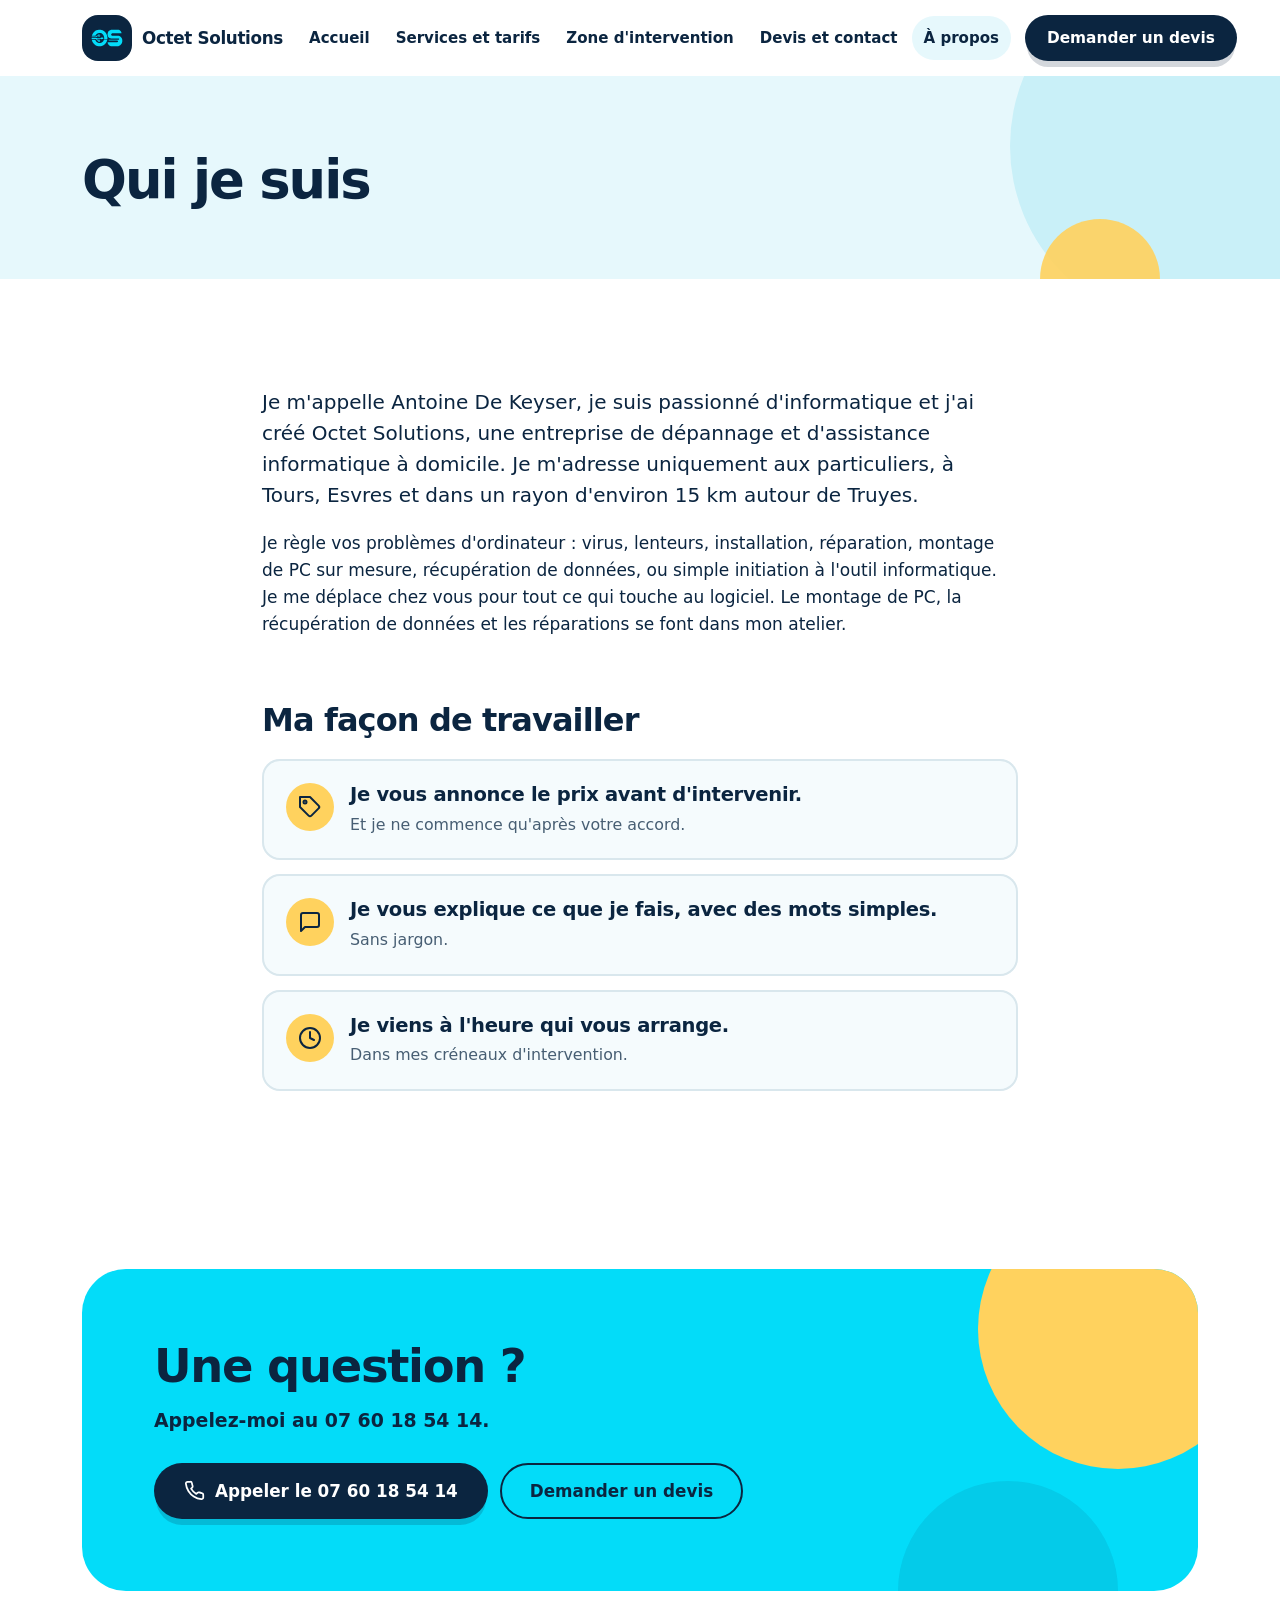
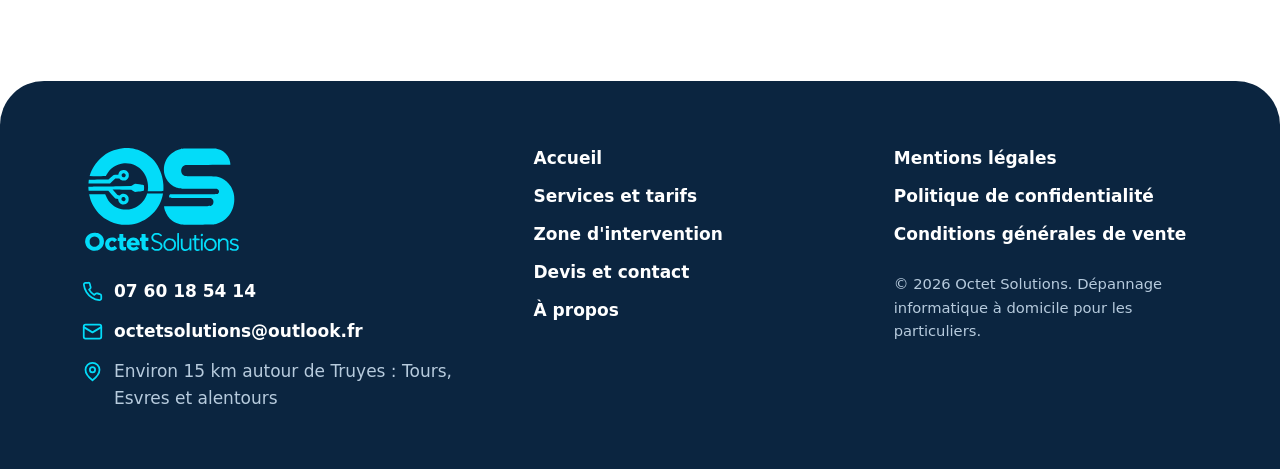
<file: a-propos.html>
<!doctype html>
<html lang="fr" class="no-js">
<head>
<meta charset="utf-8">
<meta name="viewport" content="width=device-width, initial-scale=1">
<title>À propos d'Octet Solutions, dépannage informatique à domicile</title>
<meta name="description" content="Octet Solutions, dépannage et assistance informatique à domicile pour les particuliers de Tours, Esvres et alentours.">
<link rel="canonical" href="https://octetsolutions.fr/a-propos.html">
<meta name="theme-color" content="#FFFFFF">
<meta property="og:type" content="website">
<meta property="og:locale" content="fr_FR">
<meta property="og:site_name" content="Octet Solutions">
<meta property="og:title" content="À propos d'Octet Solutions, dépannage informatique à domicile">
<meta property="og:description" content="Octet Solutions, dépannage et assistance informatique à domicile pour les particuliers de Tours, Esvres et alentours.">
<meta property="og:url" content="https://octetsolutions.fr/a-propos.html">
<link rel="icon" href="images/favicon.svg" type="image/svg+xml">
<script>document.documentElement.className="js"</script>
<link rel="stylesheet" href="css/style.css">
</head>
<body>
<a class="skip" href="#contenu">Aller au contenu</a>
<header class="site-header">
  <div class="container header-inner">
    <a class="brand" href="index.html"><span class="brand-tile"><img src="images/logo-os.svg" alt="" width="32" height="18"></span><span>Octet Solutions</span></a>
    <div class="main-nav-wrap"><nav class="main-nav" id="menu" aria-label="Menu principal"><ul><li><a href="index.html">Accueil</a></li><li><a href="services.html">Services et tarifs</a></li><li><a href="zone.html">Zone d'intervention</a></li><li><a href="contact.html">Devis et contact</a></li><li><a href="a-propos.html" aria-current="page">À propos</a></li></ul></nav></div>
    <div class="header-actions">
      <a class="btn btn-primary head-cta" href="contact.html">Demander un devis</a>
      <button class="menu-btn" id="menu-btn" type="button" aria-label="Ouvrir le menu" aria-expanded="false" aria-controls="menu"><svg viewBox="0 0 24 24" fill="none" stroke="currentColor" stroke-width="2" stroke-linecap="round" stroke-linejoin="round" aria-hidden="true" ><path d="M4 7h16M4 12h16M4 17h16"/></svg></button>
    </div>
  </div>
</header>
<noscript><style>.main-nav{display:block!important;position:static}.main-nav-wrap{position:static}.menu-btn{display:none}</style></noscript>
<main id="contenu">
<section class="page-hero"><div class="container"><h1>Qui je suis</h1></div></section>
<section class="section on-light">
  <div class="container narrow">
    <div class="prose">
      <p style="font-size:1.25rem;line-height:1.55">Je m'appelle Antoine De Keyser, je suis passionné d'informatique et j'ai créé Octet Solutions, une entreprise de dépannage et d'assistance informatique à domicile. Je m'adresse uniquement aux particuliers, à Tours, Esvres et dans un rayon d'environ 15 km autour de Truyes.</p>
      <p>Je règle vos problèmes d'ordinateur : virus, lenteurs, installation, réparation, montage de PC sur mesure, récupération de données, ou simple initiation à l'outil informatique. Je me déplace chez vous pour tout ce qui touche au logiciel. Le montage de PC, la récupération de données et les réparations se font dans mon atelier.</p>
      <h2>Ma façon de travailler</h2>
    </div>
    <ul class="pledges" style="margin-top:22px;grid-template-columns:1fr">
      <li class="rv"><span class="pi"><svg viewBox="0 0 24 24" fill="none" stroke="currentColor" stroke-width="2" stroke-linecap="round" stroke-linejoin="round" aria-hidden="true" ><path d="M20.6 13.4l-7.2 7.2a2 2 0 0 1-2.8 0L2 12V2h10l8.6 8.6a2 2 0 0 1 0 2.8z"/><circle cx="7" cy="7" r="1.5"/></svg></span><h3>Je vous annonce le prix avant d'intervenir.</h3><p>Et je ne commence qu'après votre accord.</p></li>
      <li class="rv"><span class="pi"><svg viewBox="0 0 24 24" fill="none" stroke="currentColor" stroke-width="2" stroke-linecap="round" stroke-linejoin="round" aria-hidden="true" ><path d="M21 15a2 2 0 0 1-2 2H7l-4 4V5a2 2 0 0 1 2-2h14a2 2 0 0 1 2 2z"/></svg></span><h3>Je vous explique ce que je fais, avec des mots simples.</h3><p>Sans jargon.</p></li>
      <li class="rv"><span class="pi"><svg viewBox="0 0 24 24" fill="none" stroke="currentColor" stroke-width="2" stroke-linecap="round" stroke-linejoin="round" aria-hidden="true" ><circle cx="12" cy="12" r="10"/><path d="M12 6v6l4 2"/></svg></span><h3>Je viens à l'heure qui vous arrange.</h3><p>Dans mes créneaux d'intervention.</p></li>
    </ul>
  </div>
</section>
<section class="cta-wrap on-light">
  <div class="container">
    <div class="cta rv">
      <h2>Une question ?</h2>
      <p>Appelez-moi au 07 60 18 54 14.</p>
      <div class="btn-row">
        <a class="btn btn-primary" href="tel:+33760185414"><svg viewBox="0 0 24 24" fill="none" stroke="currentColor" stroke-width="2" stroke-linecap="round" stroke-linejoin="round" aria-hidden="true" ><path d="M22 16.92v3a2 2 0 0 1-2.18 2 19.79 19.79 0 0 1-8.63-3.07 19.5 19.5 0 0 1-6-6 19.79 19.79 0 0 1-3.07-8.67A2 2 0 0 1 4.11 2h3a2 2 0 0 1 2 1.72 12.84 12.84 0 0 0 .7 2.81 2 2 0 0 1-.45 2.11L8.09 9.91a16 16 0 0 0 6 6l1.27-1.27a2 2 0 0 1 2.11-.45 12.84 12.84 0 0 0 2.81.7A2 2 0 0 1 22 16.92z"/></svg>Appeler le 07 60 18 54 14</a>
        <a class="btn btn-soft" href="contact.html">Demander un devis</a>
      </div>
    </div>
  </div>
</section>
</main>
<footer class="site-footer">
  <div class="container">
    <div class="footer-grid">
      <div>
        <img class="footer-logo" src="images/logo-octet-solutions.svg" alt="Octet Solutions" width="170" height="116">
        <ul class="footer-contact" style="margin-top:24px">
          <li><svg viewBox="0 0 24 24" fill="none" stroke="currentColor" stroke-width="2" stroke-linecap="round" stroke-linejoin="round" aria-hidden="true" ><path d="M22 16.92v3a2 2 0 0 1-2.18 2 19.79 19.79 0 0 1-8.63-3.07 19.5 19.5 0 0 1-6-6 19.79 19.79 0 0 1-3.07-8.67A2 2 0 0 1 4.11 2h3a2 2 0 0 1 2 1.72 12.84 12.84 0 0 0 .7 2.81 2 2 0 0 1-.45 2.11L8.09 9.91a16 16 0 0 0 6 6l1.27-1.27a2 2 0 0 1 2.11-.45 12.84 12.84 0 0 0 2.81.7A2 2 0 0 1 22 16.92z"/></svg><a href="tel:+33760185414">07 60 18 54 14</a></li>
          <li><svg viewBox="0 0 24 24" fill="none" stroke="currentColor" stroke-width="2" stroke-linecap="round" stroke-linejoin="round" aria-hidden="true" ><rect x="2" y="4" width="20" height="16" rx="2"/><path d="M22 7l-10 6L2 7"/></svg><a href="mailto:octetsolutions@outlook.fr">octetsolutions@outlook.fr</a></li>
          <li><svg viewBox="0 0 24 24" fill="none" stroke="currentColor" stroke-width="2" stroke-linecap="round" stroke-linejoin="round" aria-hidden="true" ><path d="M20 10c0 6-8 12-8 12s-8-6-8-12a8 8 0 0 1 16 0z"/><circle cx="12" cy="10" r="3"/></svg><span>Environ 15 km autour de Truyes : Tours, Esvres et alentours</span></li>
        </ul>
      </div>
      <nav class="footer-nav" aria-label="Pages du site"><a href="index.html">Accueil</a><a href="services.html">Services et tarifs</a><a href="zone.html">Zone d'intervention</a><a href="contact.html">Devis et contact</a><a href="a-propos.html">À propos</a></nav>
      <div>
        <div class="legal-links">
          <a href="mentions-legales.html">Mentions légales</a>
          <a href="confidentialite.html">Politique de confidentialité</a>
          <a href="cgv.html">Conditions générales de vente</a>
        </div>
        <p class="copyright">© 2026 Octet Solutions. Dépannage informatique à domicile pour les particuliers.</p>
      </div>
    </div>
  </div>
</footer>
<div class="callbar">
  <a class="btn btn-primary" href="tel:+33760185414"><svg viewBox="0 0 24 24" fill="none" stroke="currentColor" stroke-width="2" stroke-linecap="round" stroke-linejoin="round" aria-hidden="true" ><path d="M22 16.92v3a2 2 0 0 1-2.18 2 19.79 19.79 0 0 1-8.63-3.07 19.5 19.5 0 0 1-6-6 19.79 19.79 0 0 1-3.07-8.67A2 2 0 0 1 4.11 2h3a2 2 0 0 1 2 1.72 12.84 12.84 0 0 0 .7 2.81 2 2 0 0 1-.45 2.11L8.09 9.91a16 16 0 0 0 6 6l1.27-1.27a2 2 0 0 1 2.11-.45 12.84 12.84 0 0 0 2.81.7A2 2 0 0 1 22 16.92z"/></svg>Appeler</a>
  <a class="btn btn-soft" href="contact.html">Devis</a>
</div>
<script src="js/main.js" defer></script>
</body>
</html>
</file>
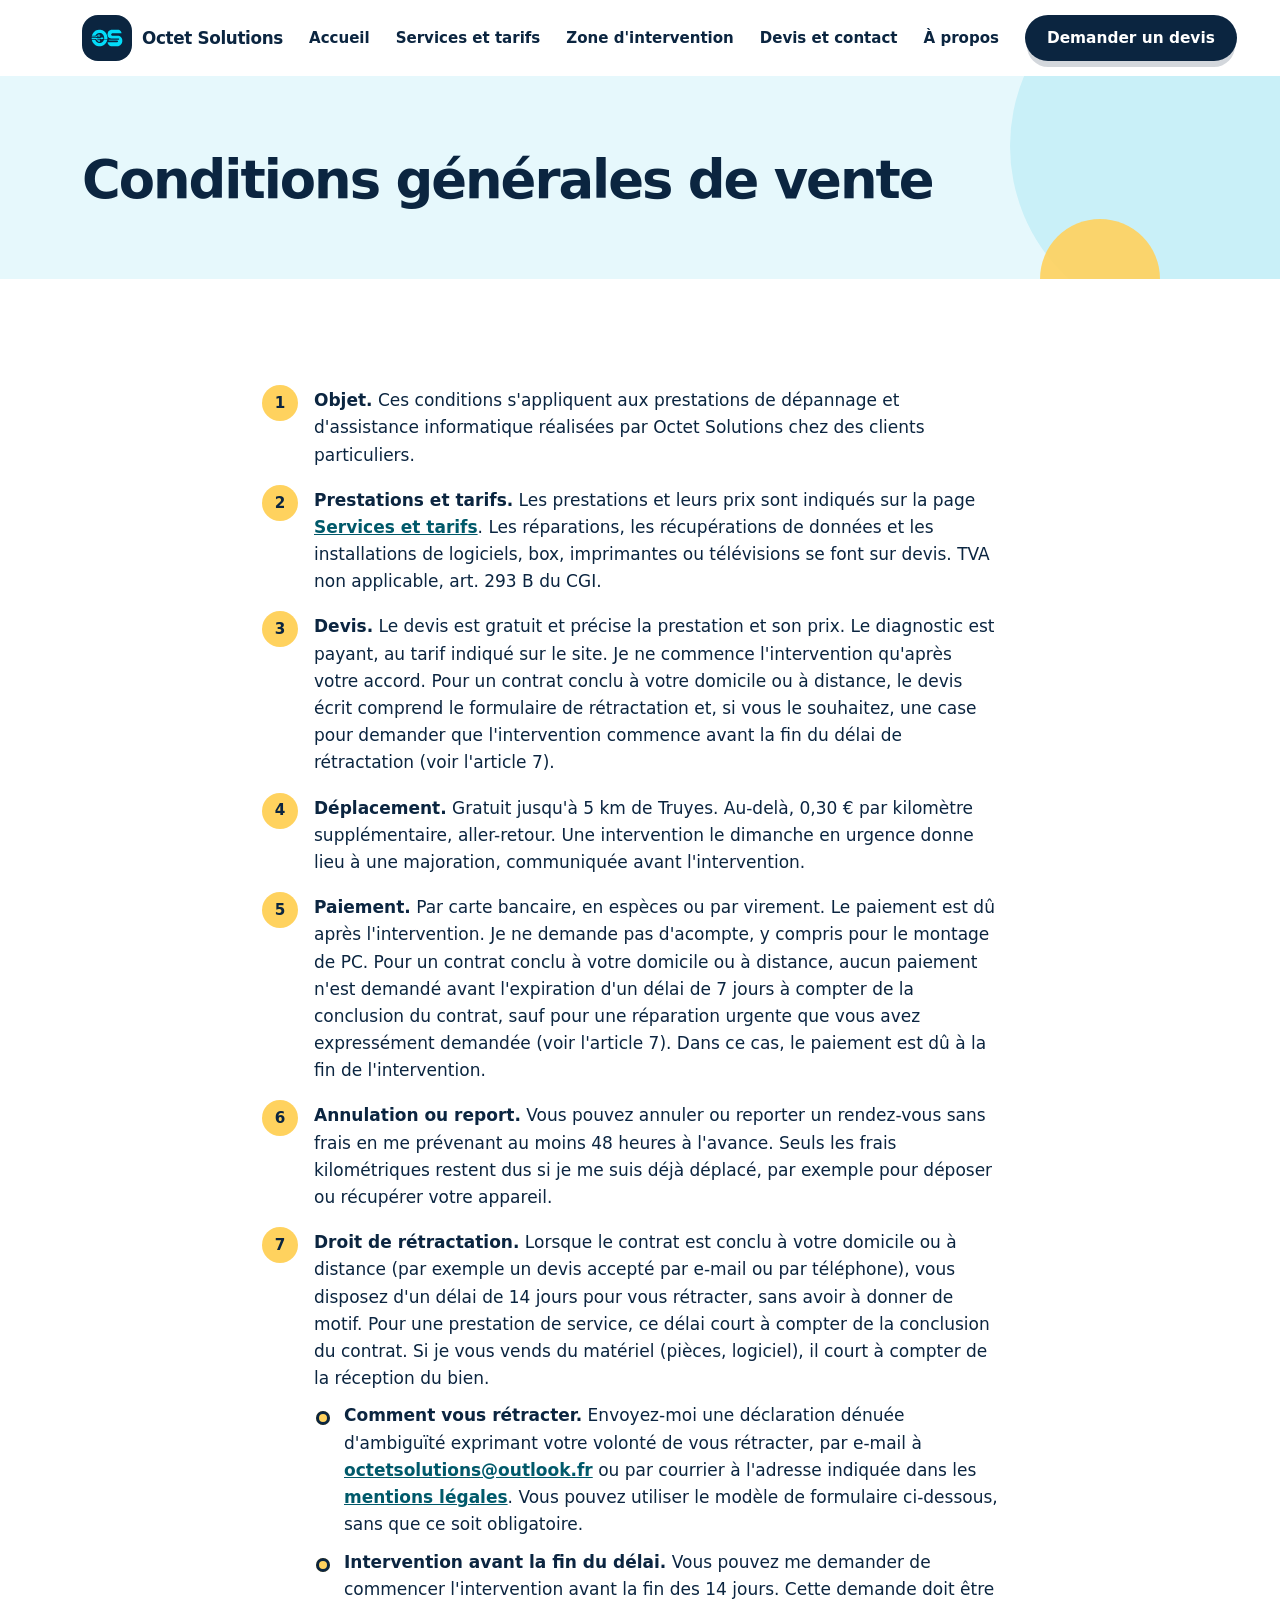
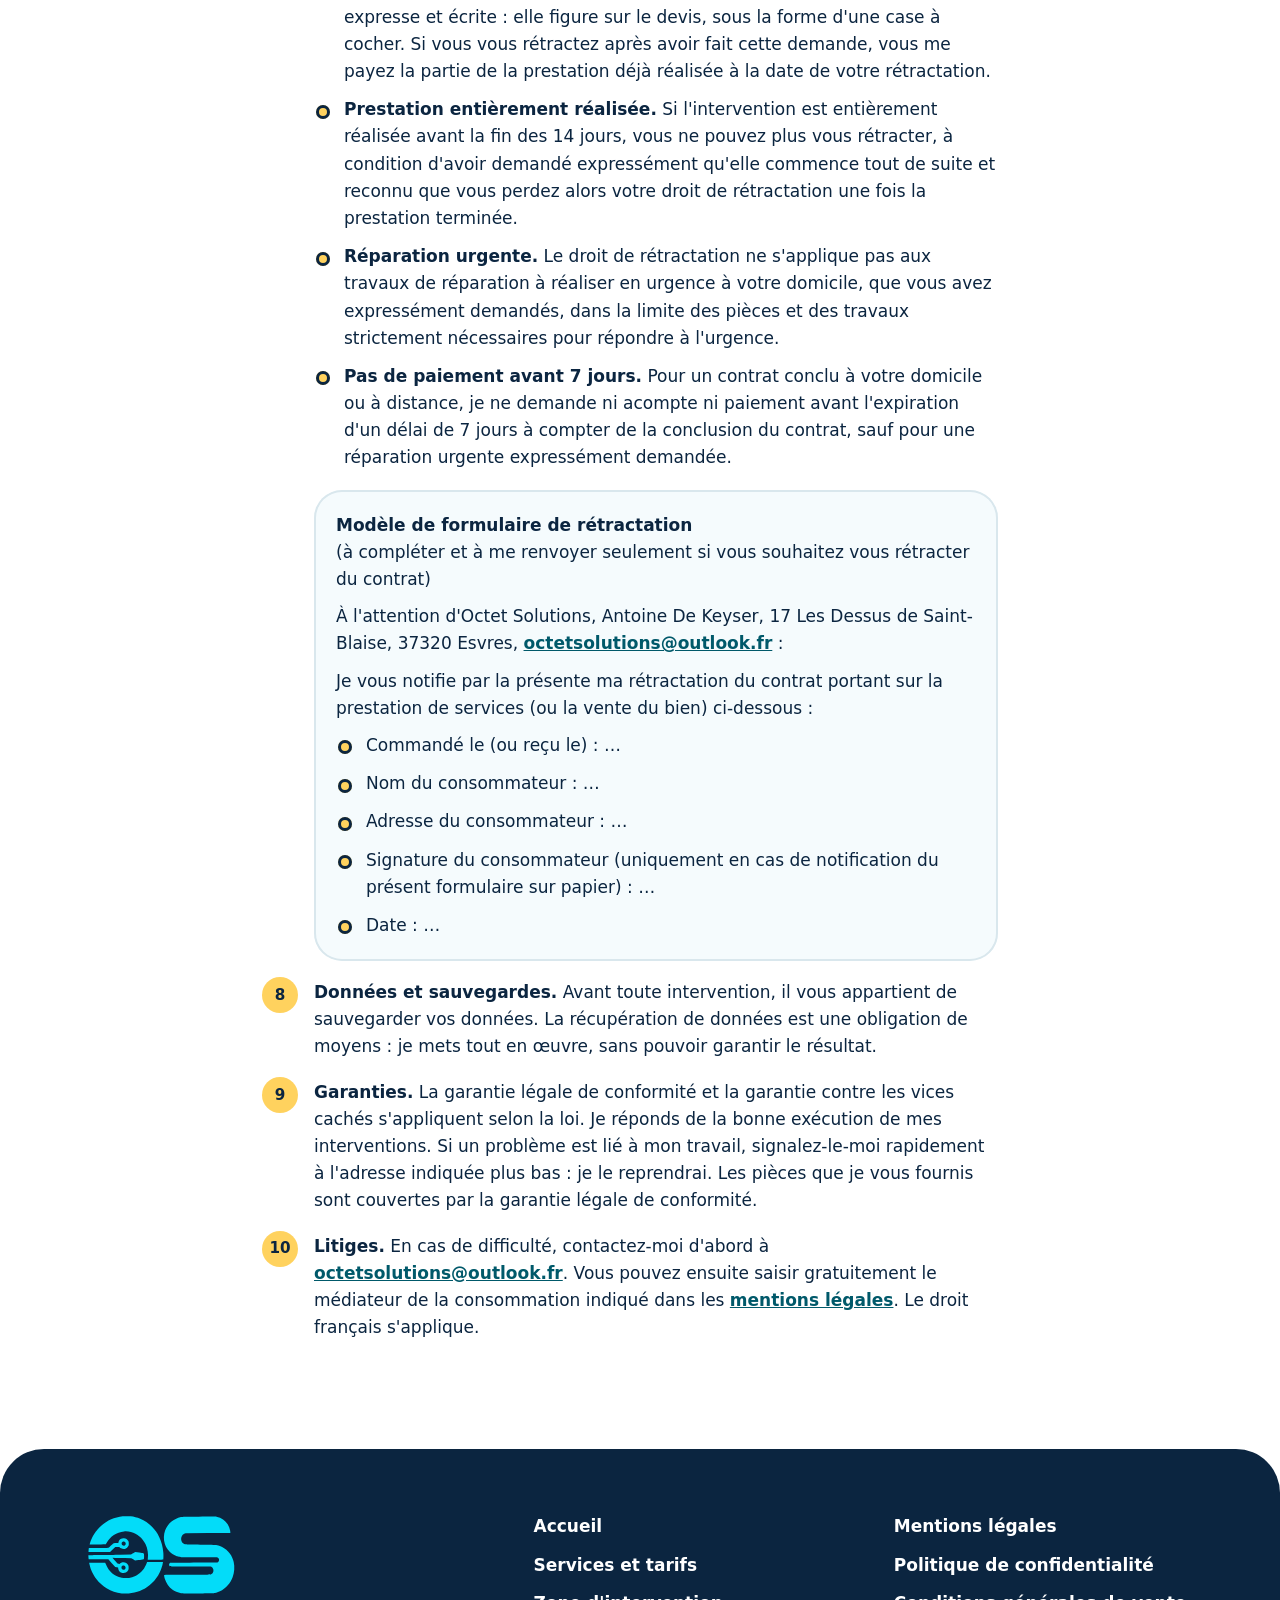
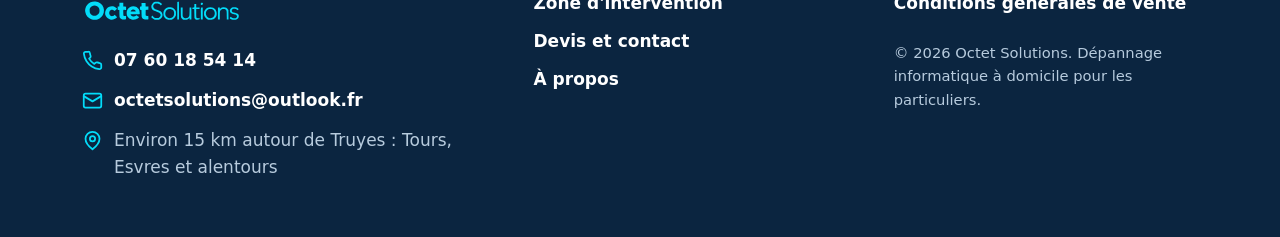
<file: cgv.html>
<!doctype html>
<html lang="fr" class="no-js">
<head>
<meta charset="utf-8">
<meta name="viewport" content="width=device-width, initial-scale=1">
<title>Conditions générales de vente | Octet Solutions</title>
<meta name="description" content="Conditions générales de vente des prestations de dépannage informatique à domicile d'Octet Solutions.">
<link rel="canonical" href="https://octetsolutions.fr/cgv.html">
<meta name="theme-color" content="#FFFFFF">
<meta property="og:type" content="website">
<meta property="og:locale" content="fr_FR">
<meta property="og:site_name" content="Octet Solutions">
<meta property="og:title" content="Conditions générales de vente | Octet Solutions">
<meta property="og:description" content="Conditions générales de vente des prestations de dépannage informatique à domicile d'Octet Solutions.">
<meta property="og:url" content="https://octetsolutions.fr/cgv.html">
<link rel="icon" href="images/favicon.svg" type="image/svg+xml">
<script>document.documentElement.className="js"</script>
<link rel="stylesheet" href="css/style.css">
</head>
<body>
<a class="skip" href="#contenu">Aller au contenu</a>
<header class="site-header">
  <div class="container header-inner">
    <a class="brand" href="index.html"><span class="brand-tile"><img src="images/logo-os.svg" alt="" width="32" height="18"></span><span>Octet Solutions</span></a>
    <div class="main-nav-wrap"><nav class="main-nav" id="menu" aria-label="Menu principal"><ul><li><a href="index.html">Accueil</a></li><li><a href="services.html">Services et tarifs</a></li><li><a href="zone.html">Zone d'intervention</a></li><li><a href="contact.html">Devis et contact</a></li><li><a href="a-propos.html">À propos</a></li></ul></nav></div>
    <div class="header-actions">
      <a class="btn btn-primary head-cta" href="contact.html">Demander un devis</a>
      <button class="menu-btn" id="menu-btn" type="button" aria-label="Ouvrir le menu" aria-expanded="false" aria-controls="menu"><svg viewBox="0 0 24 24" fill="none" stroke="currentColor" stroke-width="2" stroke-linecap="round" stroke-linejoin="round" aria-hidden="true" ><path d="M4 7h16M4 12h16M4 17h16"/></svg></button>
    </div>
  </div>
</header>
<noscript><style>.main-nav{display:block!important;position:static}.main-nav-wrap{position:static}.menu-btn{display:none}</style></noscript>
<main id="contenu">
<section class="page-hero"><div class="container"><h1>Conditions générales de vente</h1></div></section>
<section class="section on-light"><div class="container narrow" style="margin:0 auto"><div class="prose"><ol class="steps">
<li><strong>Objet.</strong> Ces conditions s'appliquent aux prestations de dépannage et d'assistance informatique réalisées par Octet Solutions chez des clients particuliers.</li>
<li><strong>Prestations et tarifs.</strong> Les prestations et leurs prix sont indiqués sur la page <a href="services.html">Services et tarifs</a>. Les réparations, les récupérations de données et les installations de logiciels, box, imprimantes ou télévisions se font sur devis. TVA non applicable, art. 293 B du CGI.</li>
<li><strong>Devis.</strong> Le devis est gratuit et précise la prestation et son prix. Le diagnostic est payant, au tarif indiqué sur le site. Je ne commence l'intervention qu'après votre accord. Pour un contrat conclu à votre domicile ou à distance, le devis écrit comprend le formulaire de rétractation et, si vous le souhaitez, une case pour demander que l'intervention commence avant la fin du délai de rétractation (voir l'article 7).</li>
<li><strong>Déplacement.</strong> Gratuit jusqu'à 5 km de Truyes. Au-delà, 0,30 € par kilomètre supplémentaire, aller-retour. Une intervention le dimanche en urgence donne lieu à une majoration, communiquée avant l'intervention.</li>
<li><strong>Paiement.</strong> Par carte bancaire, en espèces ou par virement. Le paiement est dû après l'intervention. Je ne demande pas d'acompte, y compris pour le montage de PC. Pour un contrat conclu à votre domicile ou à distance, aucun paiement n'est demandé avant l'expiration d'un délai de 7 jours à compter de la conclusion du contrat, sauf pour une réparation urgente que vous avez expressément demandée (voir l'article 7). Dans ce cas, le paiement est dû à la fin de l'intervention.</li>
<li><strong>Annulation ou report.</strong> Vous pouvez annuler ou reporter un rendez-vous sans frais en me prévenant au moins 48 heures à l'avance. Seuls les frais kilométriques restent dus si je me suis déjà déplacé, par exemple pour déposer ou récupérer votre appareil.</li>
<li><strong>Droit de rétractation.</strong> Lorsque le contrat est conclu à votre domicile ou à distance (par exemple un devis accepté par e-mail ou par téléphone), vous disposez d'un délai de 14 jours pour vous rétracter, sans avoir à donner de motif. Pour une prestation de service, ce délai court à compter de la conclusion du contrat. Si je vous vends du matériel (pièces, logiciel), il court à compter de la réception du bien.
<ul class="bullets" style="margin-top:10px">
<li><strong>Comment vous rétracter.</strong> Envoyez-moi une déclaration dénuée d'ambiguïté exprimant votre volonté de vous rétracter, par e-mail à <a href="mailto:octetsolutions@outlook.fr">octetsolutions@outlook.fr</a> ou par courrier à l'adresse indiquée dans les <a href="mentions-legales.html">mentions légales</a>. Vous pouvez utiliser le modèle de formulaire ci-dessous, sans que ce soit obligatoire.</li>
<li><strong>Intervention avant la fin du délai.</strong> Vous pouvez me demander de commencer l'intervention avant la fin des 14 jours. Cette demande doit être expresse et écrite : elle figure sur le devis, sous la forme d'une case à cocher. Si vous vous rétractez après avoir fait cette demande, vous me payez la partie de la prestation déjà réalisée à la date de votre rétractation.</li>
<li><strong>Prestation entièrement réalisée.</strong> Si l'intervention est entièrement réalisée avant la fin des 14 jours, vous ne pouvez plus vous rétracter, à condition d'avoir demandé expressément qu'elle commence tout de suite et reconnu que vous perdez alors votre droit de rétractation une fois la prestation terminée.</li>
<li><strong>Réparation urgente.</strong> Le droit de rétractation ne s'applique pas aux travaux de réparation à réaliser en urgence à votre domicile, que vous avez expressément demandés, dans la limite des pièces et des travaux strictement nécessaires pour répondre à l'urgence.</li>
<li><strong>Pas de paiement avant 7 jours.</strong> Pour un contrat conclu à votre domicile ou à distance, je ne demande ni acompte ni paiement avant l'expiration d'un délai de 7 jours à compter de la conclusion du contrat, sauf pour une réparation urgente expressément demandée.</li>
</ul>
<div class="note-box" style="margin-top:18px;padding:22px">
<p><strong>Modèle de formulaire de rétractation</strong><br>(à compléter et à me renvoyer seulement si vous souhaitez vous rétracter du contrat)</p>
<p style="margin-top:10px">À l'attention d'Octet Solutions, Antoine De Keyser, 17 Les Dessus de Saint-Blaise, 37320 Esvres, <a href="mailto:octetsolutions@outlook.fr">octetsolutions@outlook.fr</a> :</p>
<p style="margin-top:10px">Je vous notifie par la présente ma rétractation du contrat portant sur la prestation de services (ou la vente du bien) ci-dessous :</p>
<ul class="bullets" style="margin-top:10px">
<li>Commandé le (ou reçu le) : …</li>
<li>Nom du consommateur : …</li>
<li>Adresse du consommateur : …</li>
<li>Signature du consommateur (uniquement en cas de notification du présent formulaire sur papier) : …</li>
<li>Date : …</li>
</ul>
</div></li>
<li><strong>Données et sauvegardes.</strong> Avant toute intervention, il vous appartient de sauvegarder vos données. La récupération de données est une obligation de moyens : je mets tout en œuvre, sans pouvoir garantir le résultat.</li>
<li><strong>Garanties.</strong> La garantie légale de conformité et la garantie contre les vices cachés s'appliquent selon la loi. Je réponds de la bonne exécution de mes interventions. Si un problème est lié à mon travail, signalez-le-moi rapidement à l'adresse indiquée plus bas : je le reprendrai. Les pièces que je vous fournis sont couvertes par la garantie légale de conformité.</li>
<li><strong>Litiges.</strong> En cas de difficulté, contactez-moi d'abord à <a href="mailto:octetsolutions@outlook.fr">octetsolutions@outlook.fr</a>. Vous pouvez ensuite saisir gratuitement le médiateur de la consommation indiqué dans les <a href="mentions-legales.html">mentions légales</a>. Le droit français s'applique.</li>
</ol></div></div></section>
</main>
<footer class="site-footer">
  <div class="container">
    <div class="footer-grid">
      <div>
        <img class="footer-logo" src="images/logo-octet-solutions.svg" alt="Octet Solutions" width="170" height="116">
        <ul class="footer-contact" style="margin-top:24px">
          <li><svg viewBox="0 0 24 24" fill="none" stroke="currentColor" stroke-width="2" stroke-linecap="round" stroke-linejoin="round" aria-hidden="true" ><path d="M22 16.92v3a2 2 0 0 1-2.18 2 19.79 19.79 0 0 1-8.63-3.07 19.5 19.5 0 0 1-6-6 19.79 19.79 0 0 1-3.07-8.67A2 2 0 0 1 4.11 2h3a2 2 0 0 1 2 1.72 12.84 12.84 0 0 0 .7 2.81 2 2 0 0 1-.45 2.11L8.09 9.91a16 16 0 0 0 6 6l1.27-1.27a2 2 0 0 1 2.11-.45 12.84 12.84 0 0 0 2.81.7A2 2 0 0 1 22 16.92z"/></svg><a href="tel:+33760185414">07 60 18 54 14</a></li>
          <li><svg viewBox="0 0 24 24" fill="none" stroke="currentColor" stroke-width="2" stroke-linecap="round" stroke-linejoin="round" aria-hidden="true" ><rect x="2" y="4" width="20" height="16" rx="2"/><path d="M22 7l-10 6L2 7"/></svg><a href="mailto:octetsolutions@outlook.fr">octetsolutions@outlook.fr</a></li>
          <li><svg viewBox="0 0 24 24" fill="none" stroke="currentColor" stroke-width="2" stroke-linecap="round" stroke-linejoin="round" aria-hidden="true" ><path d="M20 10c0 6-8 12-8 12s-8-6-8-12a8 8 0 0 1 16 0z"/><circle cx="12" cy="10" r="3"/></svg><span>Environ 15 km autour de Truyes : Tours, Esvres et alentours</span></li>
        </ul>
      </div>
      <nav class="footer-nav" aria-label="Pages du site"><a href="index.html">Accueil</a><a href="services.html">Services et tarifs</a><a href="zone.html">Zone d'intervention</a><a href="contact.html">Devis et contact</a><a href="a-propos.html">À propos</a></nav>
      <div>
        <div class="legal-links">
          <a href="mentions-legales.html">Mentions légales</a>
          <a href="confidentialite.html">Politique de confidentialité</a>
          <a href="cgv.html">Conditions générales de vente</a>
        </div>
        <p class="copyright">© 2026 Octet Solutions. Dépannage informatique à domicile pour les particuliers.</p>
      </div>
    </div>
  </div>
</footer>
<div class="callbar">
  <a class="btn btn-primary" href="tel:+33760185414"><svg viewBox="0 0 24 24" fill="none" stroke="currentColor" stroke-width="2" stroke-linecap="round" stroke-linejoin="round" aria-hidden="true" ><path d="M22 16.92v3a2 2 0 0 1-2.18 2 19.79 19.79 0 0 1-8.63-3.07 19.5 19.5 0 0 1-6-6 19.79 19.79 0 0 1-3.07-8.67A2 2 0 0 1 4.11 2h3a2 2 0 0 1 2 1.72 12.84 12.84 0 0 0 .7 2.81 2 2 0 0 1-.45 2.11L8.09 9.91a16 16 0 0 0 6 6l1.27-1.27a2 2 0 0 1 2.11-.45 12.84 12.84 0 0 0 2.81.7A2 2 0 0 1 22 16.92z"/></svg>Appeler</a>
  <a class="btn btn-soft" href="contact.html">Devis</a>
</div>
<script src="js/main.js" defer></script>
</body>
</html>
</file>
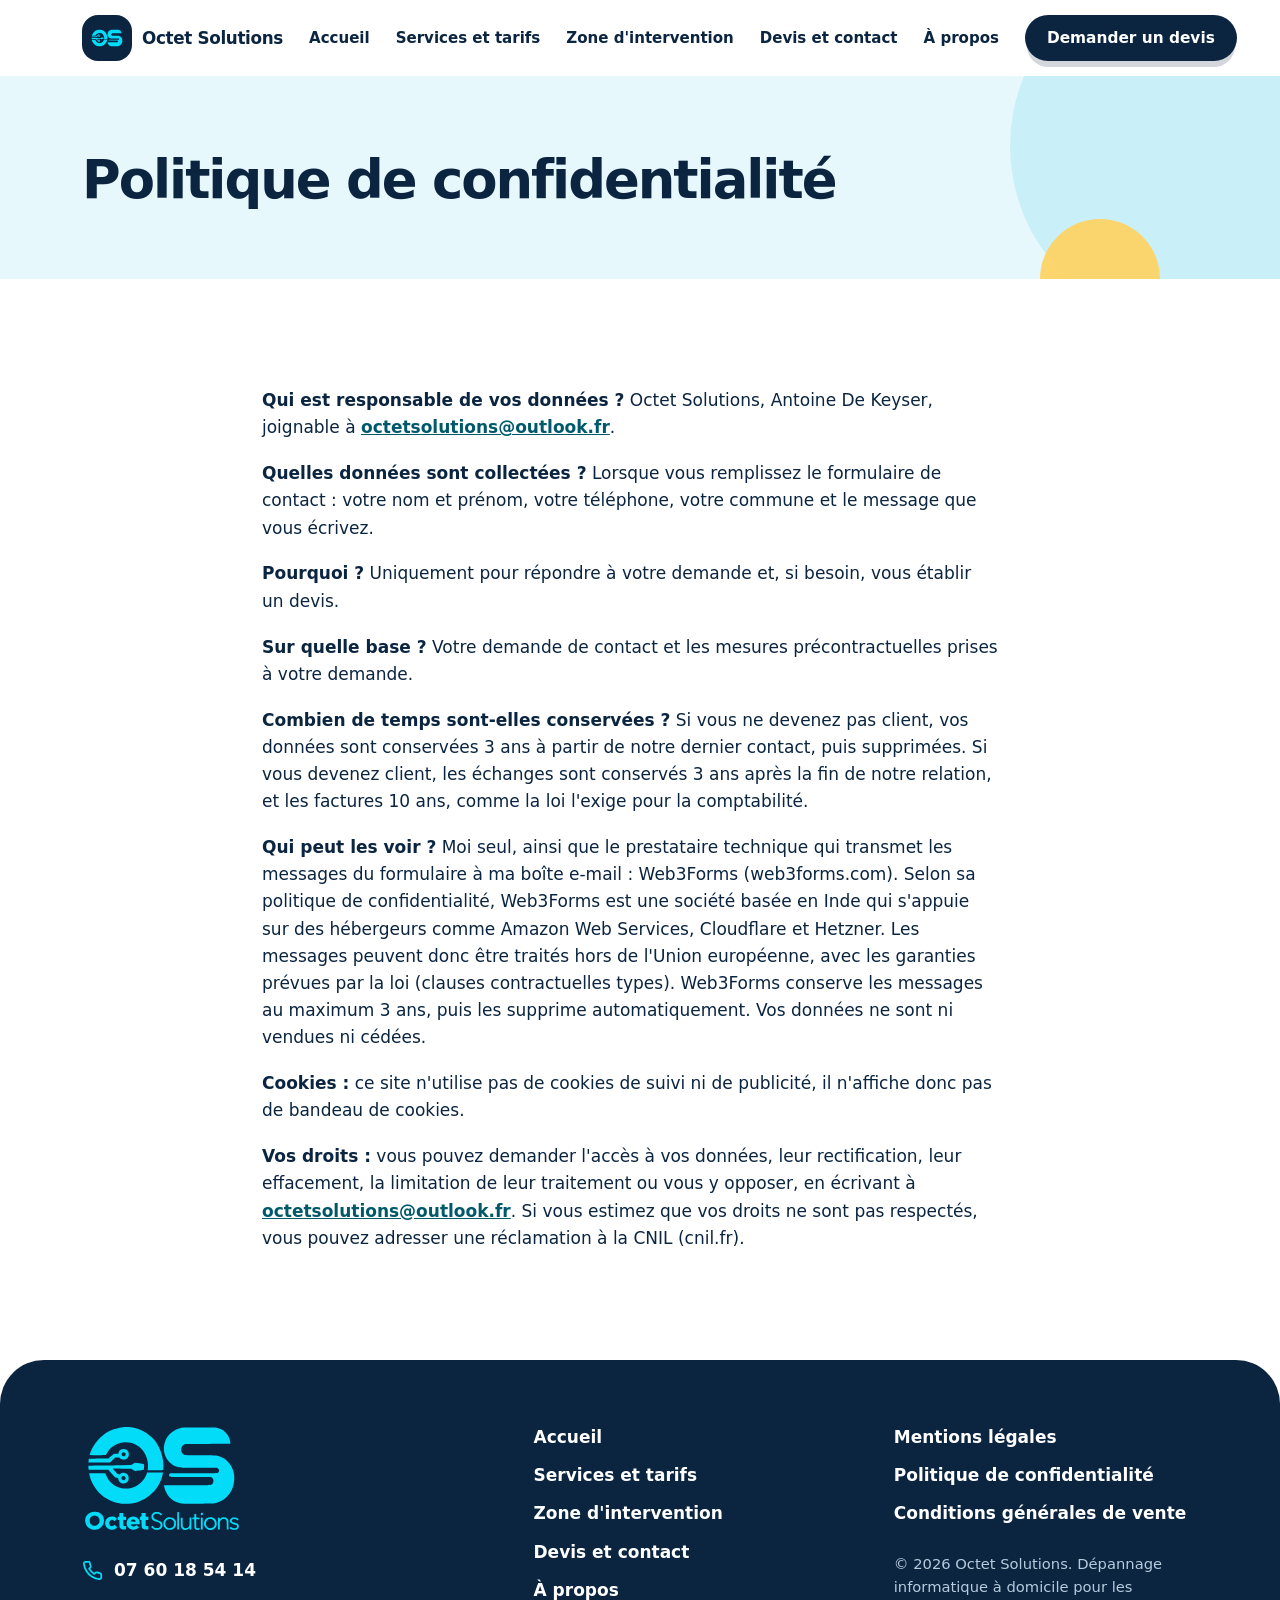
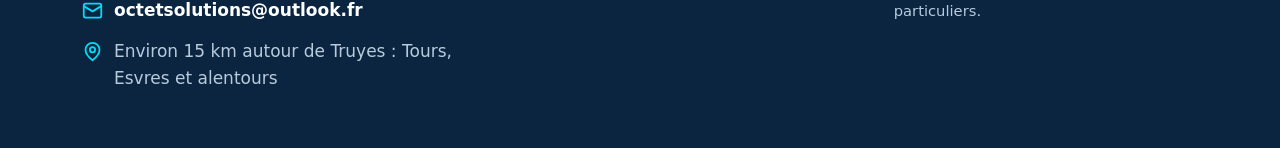
<file: confidentialite.html>
<!doctype html>
<html lang="fr" class="no-js">
<head>
<meta charset="utf-8">
<meta name="viewport" content="width=device-width, initial-scale=1">
<title>Politique de confidentialité | Octet Solutions</title>
<meta name="description" content="Comment Octet Solutions utilise les informations envoyées par le formulaire de contact.">
<link rel="canonical" href="https://octetsolutions.fr/confidentialite.html">
<meta name="theme-color" content="#FFFFFF">
<meta property="og:type" content="website">
<meta property="og:locale" content="fr_FR">
<meta property="og:site_name" content="Octet Solutions">
<meta property="og:title" content="Politique de confidentialité | Octet Solutions">
<meta property="og:description" content="Comment Octet Solutions utilise les informations envoyées par le formulaire de contact.">
<meta property="og:url" content="https://octetsolutions.fr/confidentialite.html">
<link rel="icon" href="images/favicon.svg" type="image/svg+xml">
<script>document.documentElement.className="js"</script>
<link rel="stylesheet" href="css/style.css">
</head>
<body>
<a class="skip" href="#contenu">Aller au contenu</a>
<header class="site-header">
  <div class="container header-inner">
    <a class="brand" href="index.html"><span class="brand-tile"><img src="images/logo-os.svg" alt="" width="32" height="18"></span><span>Octet Solutions</span></a>
    <div class="main-nav-wrap"><nav class="main-nav" id="menu" aria-label="Menu principal"><ul><li><a href="index.html">Accueil</a></li><li><a href="services.html">Services et tarifs</a></li><li><a href="zone.html">Zone d'intervention</a></li><li><a href="contact.html">Devis et contact</a></li><li><a href="a-propos.html">À propos</a></li></ul></nav></div>
    <div class="header-actions">
      <a class="btn btn-primary head-cta" href="contact.html">Demander un devis</a>
      <button class="menu-btn" id="menu-btn" type="button" aria-label="Ouvrir le menu" aria-expanded="false" aria-controls="menu"><svg viewBox="0 0 24 24" fill="none" stroke="currentColor" stroke-width="2" stroke-linecap="round" stroke-linejoin="round" aria-hidden="true" ><path d="M4 7h16M4 12h16M4 17h16"/></svg></button>
    </div>
  </div>
</header>
<noscript><style>.main-nav{display:block!important;position:static}.main-nav-wrap{position:static}.menu-btn{display:none}</style></noscript>
<main id="contenu">
<section class="page-hero"><div class="container"><h1>Politique de confidentialité</h1></div></section>
<section class="section on-light"><div class="container narrow" style="margin:0 auto"><div class="prose"><p><strong>Qui est responsable de vos données ?</strong> Octet Solutions, Antoine De Keyser, joignable à <a href="mailto:octetsolutions@outlook.fr">octetsolutions@outlook.fr</a>.</p>
<p><strong>Quelles données sont collectées ?</strong> Lorsque vous remplissez le formulaire de contact : votre nom et prénom, votre téléphone, votre commune et le message que vous écrivez.</p>
<p><strong>Pourquoi ?</strong> Uniquement pour répondre à votre demande et, si besoin, vous établir un devis.</p>
<p><strong>Sur quelle base ?</strong> Votre demande de contact et les mesures précontractuelles prises à votre demande.</p>
<p><strong>Combien de temps sont-elles conservées ?</strong> Si vous ne devenez pas client, vos données sont conservées 3 ans à partir de notre dernier contact, puis supprimées. Si vous devenez client, les échanges sont conservés 3 ans après la fin de notre relation, et les factures 10 ans, comme la loi l'exige pour la comptabilité.</p>
<p><strong>Qui peut les voir ?</strong> Moi seul, ainsi que le prestataire technique qui transmet les messages du formulaire à ma boîte e-mail : Web3Forms (web3forms.com). Selon sa politique de confidentialité, Web3Forms est une société basée en Inde qui s'appuie sur des hébergeurs comme Amazon Web Services, Cloudflare et Hetzner. Les messages peuvent donc être traités hors de l'Union européenne, avec les garanties prévues par la loi (clauses contractuelles types). Web3Forms conserve les messages au maximum 3 ans, puis les supprime automatiquement. Vos données ne sont ni vendues ni cédées.</p>
<p><strong>Cookies :</strong> ce site n'utilise pas de cookies de suivi ni de publicité, il n'affiche donc pas de bandeau de cookies.</p>
<p><strong>Vos droits :</strong> vous pouvez demander l'accès à vos données, leur rectification, leur effacement, la limitation de leur traitement ou vous y opposer, en écrivant à <a href="mailto:octetsolutions@outlook.fr">octetsolutions@outlook.fr</a>. Si vous estimez que vos droits ne sont pas respectés, vous pouvez adresser une réclamation à la CNIL (cnil.fr).</p></div></div></section>
</main>
<footer class="site-footer">
  <div class="container">
    <div class="footer-grid">
      <div>
        <img class="footer-logo" src="images/logo-octet-solutions.svg" alt="Octet Solutions" width="170" height="116">
        <ul class="footer-contact" style="margin-top:24px">
          <li><svg viewBox="0 0 24 24" fill="none" stroke="currentColor" stroke-width="2" stroke-linecap="round" stroke-linejoin="round" aria-hidden="true" ><path d="M22 16.92v3a2 2 0 0 1-2.18 2 19.79 19.79 0 0 1-8.63-3.07 19.5 19.5 0 0 1-6-6 19.79 19.79 0 0 1-3.07-8.67A2 2 0 0 1 4.11 2h3a2 2 0 0 1 2 1.72 12.84 12.84 0 0 0 .7 2.81 2 2 0 0 1-.45 2.11L8.09 9.91a16 16 0 0 0 6 6l1.27-1.27a2 2 0 0 1 2.11-.45 12.84 12.84 0 0 0 2.81.7A2 2 0 0 1 22 16.92z"/></svg><a href="tel:+33760185414">07 60 18 54 14</a></li>
          <li><svg viewBox="0 0 24 24" fill="none" stroke="currentColor" stroke-width="2" stroke-linecap="round" stroke-linejoin="round" aria-hidden="true" ><rect x="2" y="4" width="20" height="16" rx="2"/><path d="M22 7l-10 6L2 7"/></svg><a href="mailto:octetsolutions@outlook.fr">octetsolutions@outlook.fr</a></li>
          <li><svg viewBox="0 0 24 24" fill="none" stroke="currentColor" stroke-width="2" stroke-linecap="round" stroke-linejoin="round" aria-hidden="true" ><path d="M20 10c0 6-8 12-8 12s-8-6-8-12a8 8 0 0 1 16 0z"/><circle cx="12" cy="10" r="3"/></svg><span>Environ 15 km autour de Truyes : Tours, Esvres et alentours</span></li>
        </ul>
      </div>
      <nav class="footer-nav" aria-label="Pages du site"><a href="index.html">Accueil</a><a href="services.html">Services et tarifs</a><a href="zone.html">Zone d'intervention</a><a href="contact.html">Devis et contact</a><a href="a-propos.html">À propos</a></nav>
      <div>
        <div class="legal-links">
          <a href="mentions-legales.html">Mentions légales</a>
          <a href="confidentialite.html">Politique de confidentialité</a>
          <a href="cgv.html">Conditions générales de vente</a>
        </div>
        <p class="copyright">© 2026 Octet Solutions. Dépannage informatique à domicile pour les particuliers.</p>
      </div>
    </div>
  </div>
</footer>
<div class="callbar">
  <a class="btn btn-primary" href="tel:+33760185414"><svg viewBox="0 0 24 24" fill="none" stroke="currentColor" stroke-width="2" stroke-linecap="round" stroke-linejoin="round" aria-hidden="true" ><path d="M22 16.92v3a2 2 0 0 1-2.18 2 19.79 19.79 0 0 1-8.63-3.07 19.5 19.5 0 0 1-6-6 19.79 19.79 0 0 1-3.07-8.67A2 2 0 0 1 4.11 2h3a2 2 0 0 1 2 1.72 12.84 12.84 0 0 0 .7 2.81 2 2 0 0 1-.45 2.11L8.09 9.91a16 16 0 0 0 6 6l1.27-1.27a2 2 0 0 1 2.11-.45 12.84 12.84 0 0 0 2.81.7A2 2 0 0 1 22 16.92z"/></svg>Appeler</a>
  <a class="btn btn-soft" href="contact.html">Devis</a>
</div>
<script src="js/main.js" defer></script>
</body>
</html>
</file>
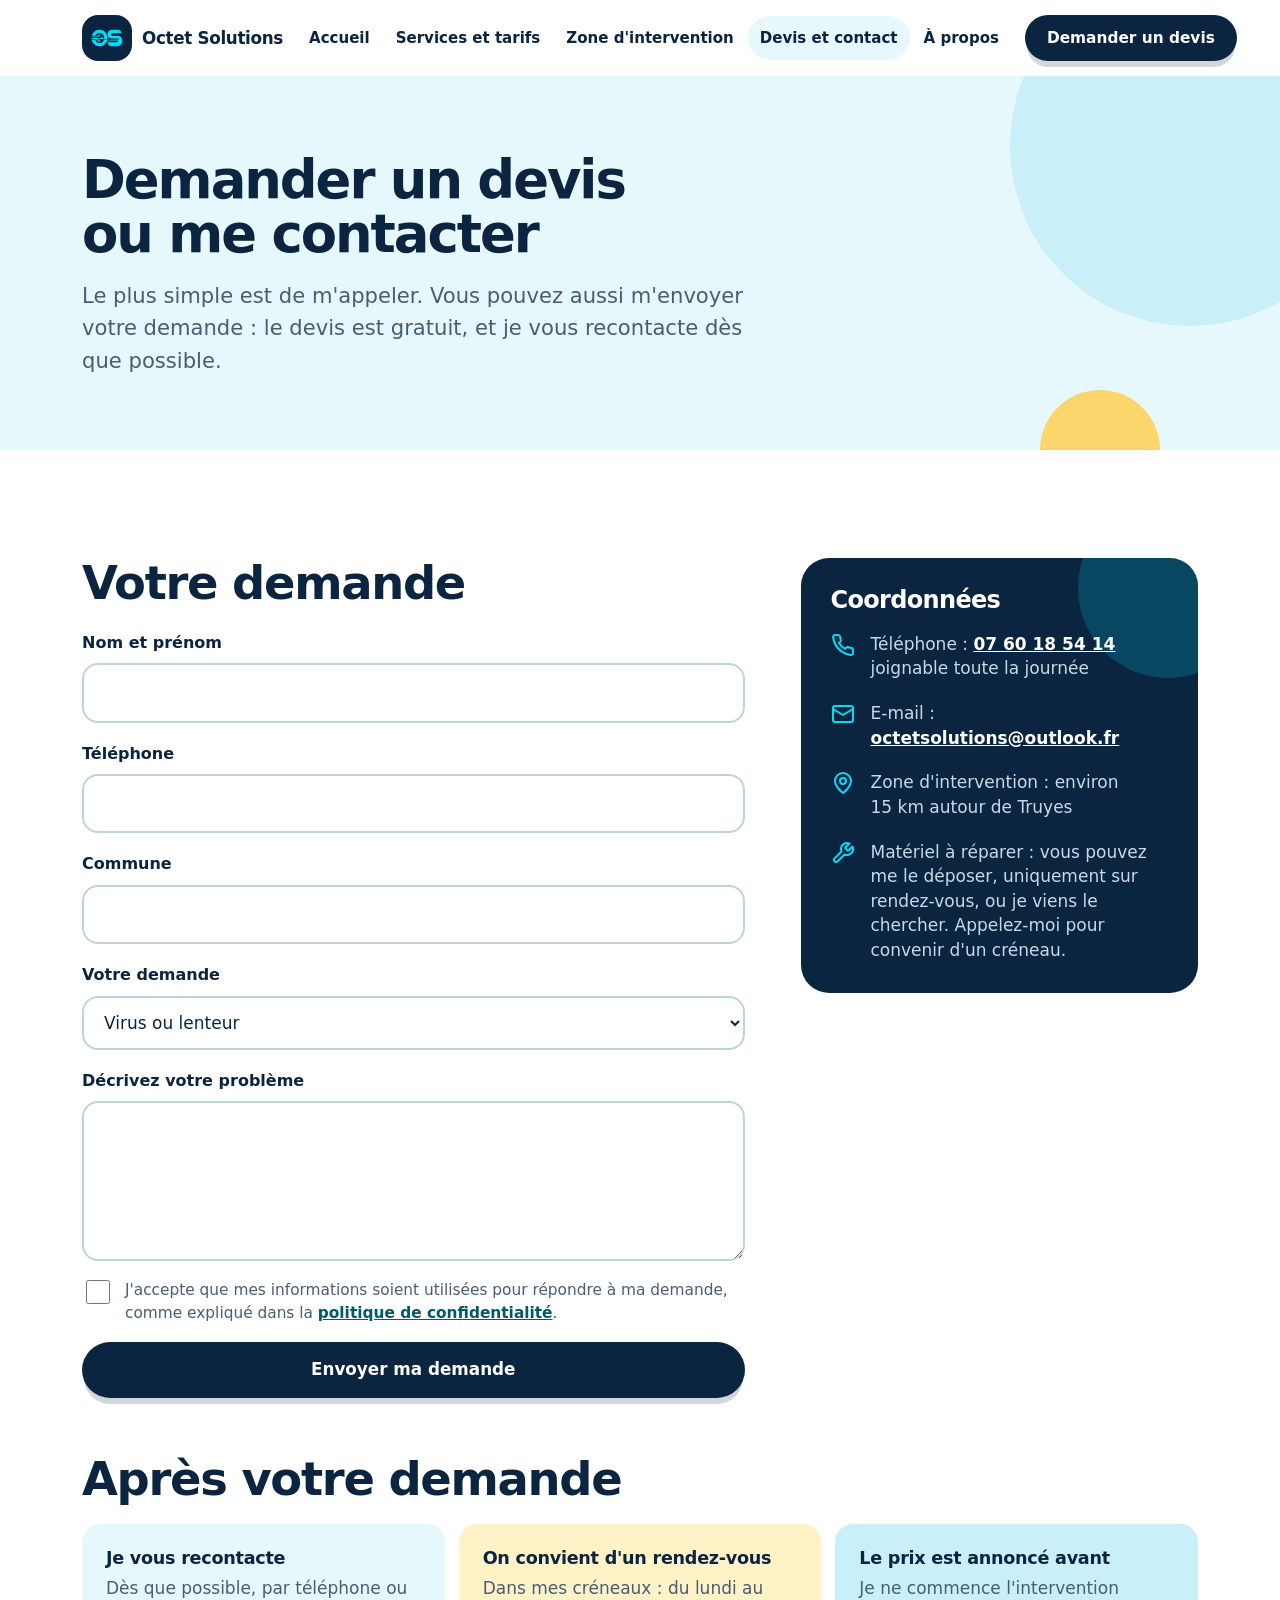
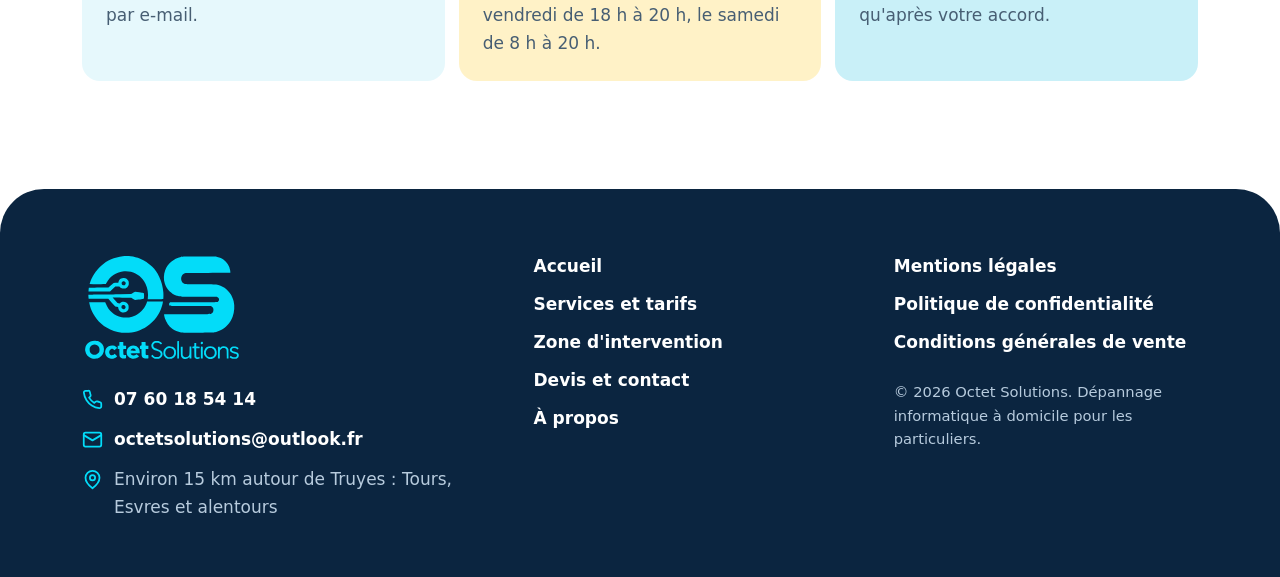
<file: contact.html>
<!doctype html>
<html lang="fr" class="no-js">
<head>
<meta charset="utf-8">
<meta name="viewport" content="width=device-width, initial-scale=1">
<title>Devis dépannage informatique à domicile | Octet Solutions</title>
<meta name="description" content="Demandez un devis pour un dépannage informatique à domicile à Tours et Esvres, ou appelez le 07 60 18 54 14.">
<link rel="canonical" href="https://octetsolutions.fr/contact.html">
<meta name="theme-color" content="#FFFFFF">
<meta property="og:type" content="website">
<meta property="og:locale" content="fr_FR">
<meta property="og:site_name" content="Octet Solutions">
<meta property="og:title" content="Devis dépannage informatique à domicile | Octet Solutions">
<meta property="og:description" content="Demandez un devis pour un dépannage informatique à domicile à Tours et Esvres, ou appelez le 07 60 18 54 14.">
<meta property="og:url" content="https://octetsolutions.fr/contact.html">
<link rel="icon" href="images/favicon.svg" type="image/svg+xml">
<script>document.documentElement.className="js"</script>
<link rel="stylesheet" href="css/style.css">
</head>
<body>
<a class="skip" href="#contenu">Aller au contenu</a>
<header class="site-header">
  <div class="container header-inner">
    <a class="brand" href="index.html"><span class="brand-tile"><img src="images/logo-os.svg" alt="" width="32" height="18"></span><span>Octet Solutions</span></a>
    <div class="main-nav-wrap"><nav class="main-nav" id="menu" aria-label="Menu principal"><ul><li><a href="index.html">Accueil</a></li><li><a href="services.html">Services et tarifs</a></li><li><a href="zone.html">Zone d'intervention</a></li><li><a href="contact.html" aria-current="page">Devis et contact</a></li><li><a href="a-propos.html">À propos</a></li></ul></nav></div>
    <div class="header-actions">
      <a class="btn btn-primary head-cta" href="contact.html">Demander un devis</a>
      <button class="menu-btn" id="menu-btn" type="button" aria-label="Ouvrir le menu" aria-expanded="false" aria-controls="menu"><svg viewBox="0 0 24 24" fill="none" stroke="currentColor" stroke-width="2" stroke-linecap="round" stroke-linejoin="round" aria-hidden="true" ><path d="M4 7h16M4 12h16M4 17h16"/></svg></button>
    </div>
  </div>
</header>
<noscript><style>.main-nav{display:block!important;position:static}.main-nav-wrap{position:static}.menu-btn{display:none}</style></noscript>
<main id="contenu">
<section class="page-hero"><div class="container"><h1>Demander un devis ou me contacter</h1><p class="lead">Le plus simple est de m'appeler. Vous pouvez aussi m'envoyer votre demande : le devis est gratuit, et je vous recontacte dès que possible.</p></div></section>
<section class="section on-light">
  <div class="container">
    <div class="contact-grid">
      <div>
        <h2>Votre demande</h2>
        <form class="form" id="devis-form" action="https://api.web3forms.com/submit" method="POST">
          <input type="hidden" name="access_key" value="1fe538c3-00bc-4179-874e-bebe73231b76">
          <input type="hidden" name="subject" value="Nouvelle demande de devis - Octet Solutions">
          <input type="hidden" name="from_name" value="Site octetsolutions.fr">
          <div class="honey" aria-hidden="true"><label>Ne pas cocher <input type="checkbox" name="botcheck" tabindex="-1" autocomplete="off"></label></div>
          <div class="field"><label for="nom">Nom et prénom</label><input id="nom" name="Nom et prénom" type="text" autocomplete="name" required></div>
          <div class="field"><label for="tel">Téléphone</label><input id="tel" name="Téléphone" type="tel" autocomplete="tel" inputmode="tel" required></div>
          <div class="field"><label for="commune">Commune</label><input id="commune" name="Commune" type="text" autocomplete="address-level2" required></div>
          <div class="field"><label for="type">Votre demande</label>
            <select id="type" name="Type de demande"><option>Virus ou lenteur</option><option>Installation</option><option>Réparation</option><option>Montage de PC</option><option>Récupération de données</option><option>Initiation</option><option>Autre</option></select></div>
          <div class="field"><label for="message">Décrivez votre problème</label><textarea id="message" name="Message" required></textarea></div>
          <label class="consent"><input type="checkbox" name="Consentement" value="oui" required><span>J'accepte que mes informations soient utilisées pour répondre à ma demande, comme expliqué dans la <a href="confidentialite.html" style="color:var(--teal);font-weight:700">politique de confidentialité</a>.</span></label>
          <div id="form-msg" class="form-msg" role="status" tabindex="-1" hidden></div>
          <button class="btn btn-primary" type="submit" style="align-self:flex-start">Envoyer ma demande</button>
        </form>
      </div>
      <aside class="contact-card">
        <h2>Coordonnées</h2>
        <ul>
          <li><svg viewBox="0 0 24 24" fill="none" stroke="currentColor" stroke-width="2" stroke-linecap="round" stroke-linejoin="round" aria-hidden="true" ><path d="M22 16.92v3a2 2 0 0 1-2.18 2 19.79 19.79 0 0 1-8.63-3.07 19.5 19.5 0 0 1-6-6 19.79 19.79 0 0 1-3.07-8.67A2 2 0 0 1 4.11 2h3a2 2 0 0 1 2 1.72 12.84 12.84 0 0 0 .7 2.81 2 2 0 0 1-.45 2.11L8.09 9.91a16 16 0 0 0 6 6l1.27-1.27a2 2 0 0 1 2.11-.45 12.84 12.84 0 0 0 2.81.7A2 2 0 0 1 22 16.92z"/></svg><span>Téléphone : <a href="tel:+33760185414">07 60 18 54 14</a><br>joignable toute la journée</span></li>
          <li><svg viewBox="0 0 24 24" fill="none" stroke="currentColor" stroke-width="2" stroke-linecap="round" stroke-linejoin="round" aria-hidden="true" ><rect x="2" y="4" width="20" height="16" rx="2"/><path d="M22 7l-10 6L2 7"/></svg><span>E-mail : <a href="mailto:octetsolutions@outlook.fr">octetsolutions@outlook.fr</a></span></li>
          <li><svg viewBox="0 0 24 24" fill="none" stroke="currentColor" stroke-width="2" stroke-linecap="round" stroke-linejoin="round" aria-hidden="true" ><path d="M20 10c0 6-8 12-8 12s-8-6-8-12a8 8 0 0 1 16 0z"/><circle cx="12" cy="10" r="3"/></svg><span>Zone d'intervention : environ 15 km autour de Truyes</span></li>
          <li><svg viewBox="0 0 24 24" fill="none" stroke="currentColor" stroke-width="2" stroke-linecap="round" stroke-linejoin="round" aria-hidden="true" ><path d="M14.7 6.3a1 1 0 0 0 0 1.4l1.6 1.6a1 1 0 0 0 1.4 0l3.77-3.77a6 6 0 0 1-7.94 7.94l-6.91 6.91a2.12 2.12 0 0 1-3-3l6.91-6.91a6 6 0 0 1 7.94-7.94l-3.76 3.76z"/></svg><span>Matériel à réparer : vous pouvez me le déposer, uniquement sur rendez-vous, ou je viens le chercher. Appelez-moi pour convenir d'un créneau.</span></li>
        </ul>
      </aside>
    </div>
    <div class="after">
      <h2>Après votre demande</h2>
      <ol class="after-list">
        <li><h3>Je vous recontacte</h3><p>Dès que possible, par téléphone ou par e-mail.</p></li>
        <li><h3>On convient d'un rendez-vous</h3><p>Dans mes créneaux : du lundi au vendredi de 18 h à 20 h, le samedi de 8 h à 20 h.</p></li>
        <li><h3>Le prix est annoncé avant</h3><p>Je ne commence l'intervention qu'après votre accord.</p></li>
      </ol>
    </div>
  </div>
</section>
</main>
<footer class="site-footer">
  <div class="container">
    <div class="footer-grid">
      <div>
        <img class="footer-logo" src="images/logo-octet-solutions.svg" alt="Octet Solutions" width="170" height="116">
        <ul class="footer-contact" style="margin-top:24px">
          <li><svg viewBox="0 0 24 24" fill="none" stroke="currentColor" stroke-width="2" stroke-linecap="round" stroke-linejoin="round" aria-hidden="true" ><path d="M22 16.92v3a2 2 0 0 1-2.18 2 19.79 19.79 0 0 1-8.63-3.07 19.5 19.5 0 0 1-6-6 19.79 19.79 0 0 1-3.07-8.67A2 2 0 0 1 4.11 2h3a2 2 0 0 1 2 1.72 12.84 12.84 0 0 0 .7 2.81 2 2 0 0 1-.45 2.11L8.09 9.91a16 16 0 0 0 6 6l1.27-1.27a2 2 0 0 1 2.11-.45 12.84 12.84 0 0 0 2.81.7A2 2 0 0 1 22 16.92z"/></svg><a href="tel:+33760185414">07 60 18 54 14</a></li>
          <li><svg viewBox="0 0 24 24" fill="none" stroke="currentColor" stroke-width="2" stroke-linecap="round" stroke-linejoin="round" aria-hidden="true" ><rect x="2" y="4" width="20" height="16" rx="2"/><path d="M22 7l-10 6L2 7"/></svg><a href="mailto:octetsolutions@outlook.fr">octetsolutions@outlook.fr</a></li>
          <li><svg viewBox="0 0 24 24" fill="none" stroke="currentColor" stroke-width="2" stroke-linecap="round" stroke-linejoin="round" aria-hidden="true" ><path d="M20 10c0 6-8 12-8 12s-8-6-8-12a8 8 0 0 1 16 0z"/><circle cx="12" cy="10" r="3"/></svg><span>Environ 15 km autour de Truyes : Tours, Esvres et alentours</span></li>
        </ul>
      </div>
      <nav class="footer-nav" aria-label="Pages du site"><a href="index.html">Accueil</a><a href="services.html">Services et tarifs</a><a href="zone.html">Zone d'intervention</a><a href="contact.html">Devis et contact</a><a href="a-propos.html">À propos</a></nav>
      <div>
        <div class="legal-links">
          <a href="mentions-legales.html">Mentions légales</a>
          <a href="confidentialite.html">Politique de confidentialité</a>
          <a href="cgv.html">Conditions générales de vente</a>
        </div>
        <p class="copyright">© 2026 Octet Solutions. Dépannage informatique à domicile pour les particuliers.</p>
      </div>
    </div>
  </div>
</footer>
<div class="callbar">
  <a class="btn btn-primary" href="tel:+33760185414"><svg viewBox="0 0 24 24" fill="none" stroke="currentColor" stroke-width="2" stroke-linecap="round" stroke-linejoin="round" aria-hidden="true" ><path d="M22 16.92v3a2 2 0 0 1-2.18 2 19.79 19.79 0 0 1-8.63-3.07 19.5 19.5 0 0 1-6-6 19.79 19.79 0 0 1-3.07-8.67A2 2 0 0 1 4.11 2h3a2 2 0 0 1 2 1.72 12.84 12.84 0 0 0 .7 2.81 2 2 0 0 1-.45 2.11L8.09 9.91a16 16 0 0 0 6 6l1.27-1.27a2 2 0 0 1 2.11-.45 12.84 12.84 0 0 0 2.81.7A2 2 0 0 1 22 16.92z"/></svg>Appeler</a>
  <a class="btn btn-soft" href="contact.html">Devis</a>
</div>
<script src="js/main.js" defer></script>
</body>
</html>
</file>
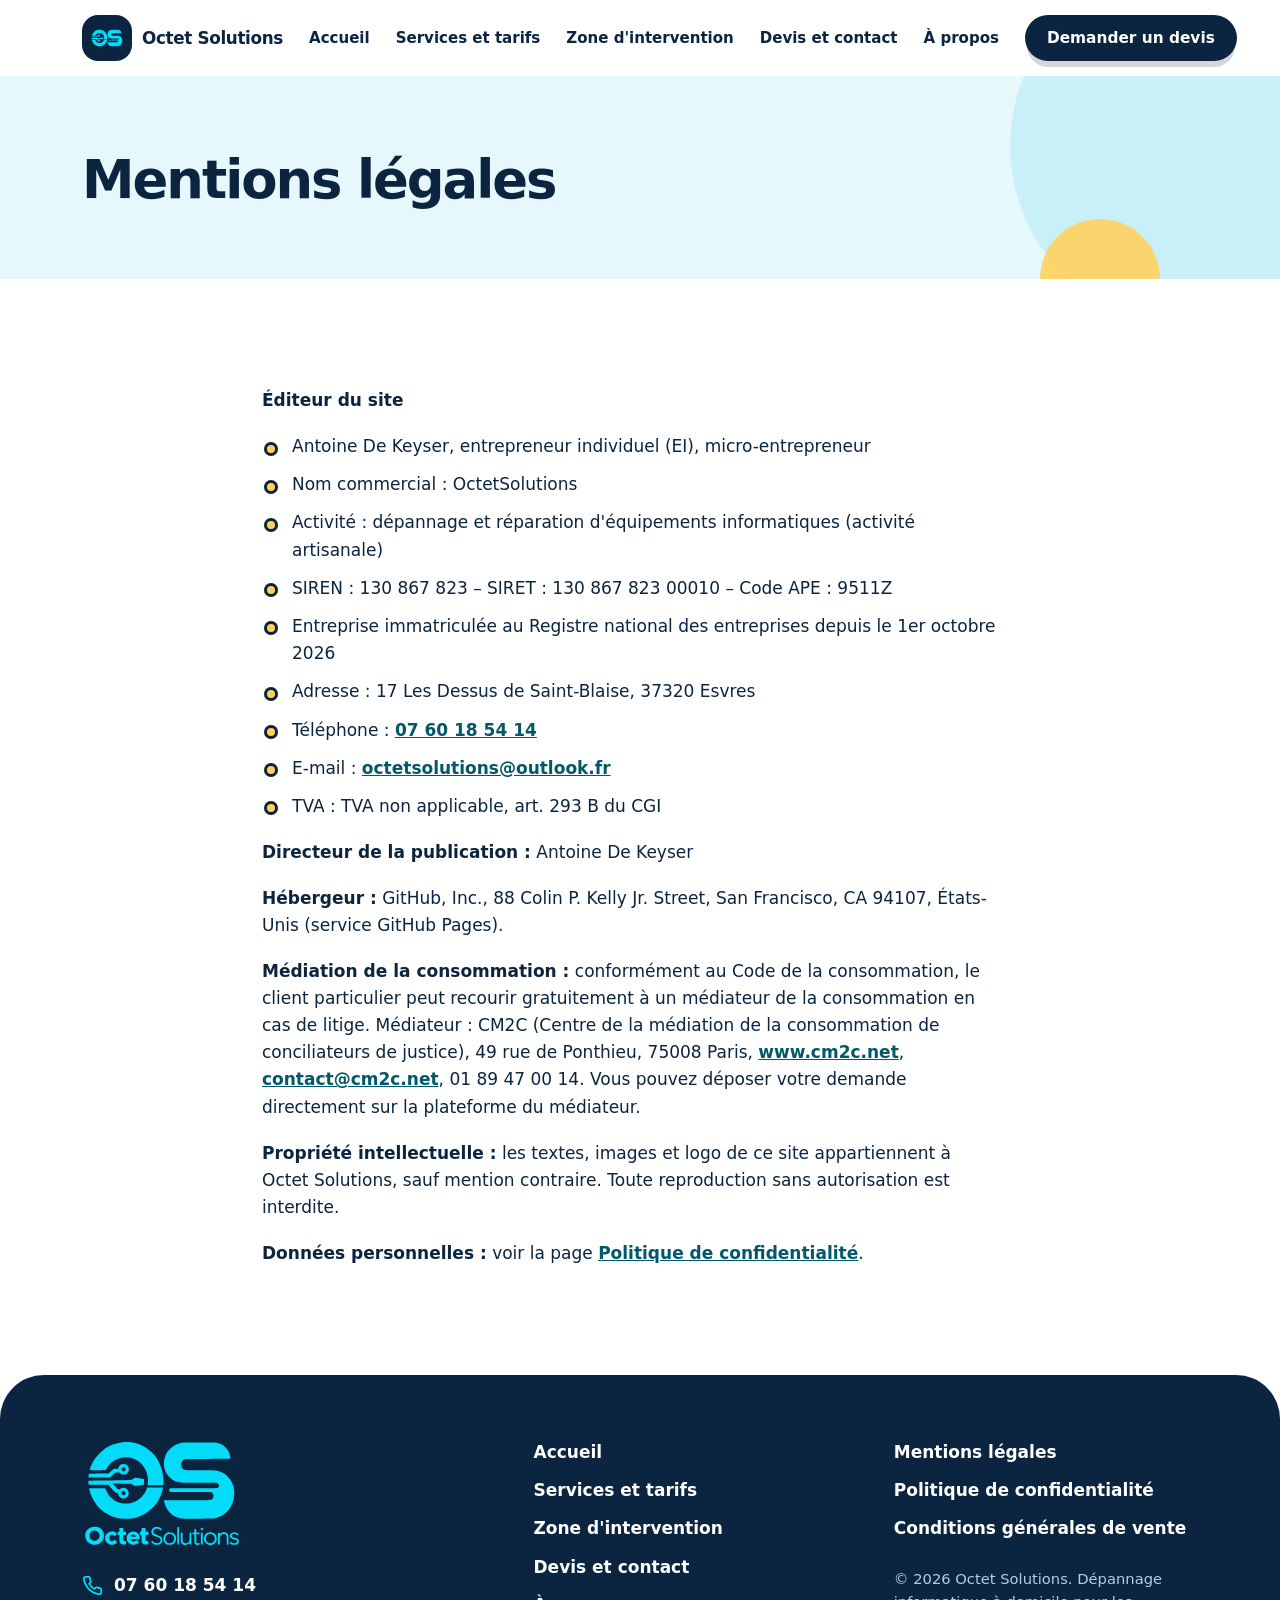
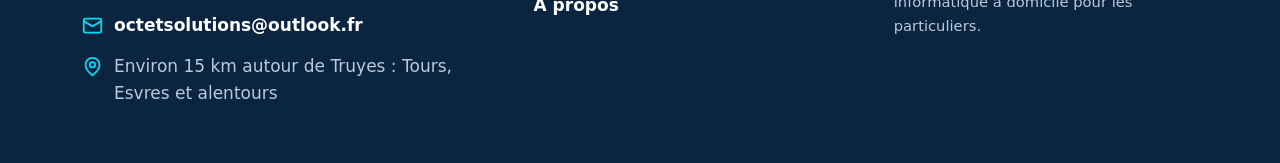
<file: mentions-legales.html>
<!doctype html>
<html lang="fr" class="no-js">
<head>
<meta charset="utf-8">
<meta name="viewport" content="width=device-width, initial-scale=1">
<title>Mentions légales | Octet Solutions</title>
<meta name="description" content="Mentions légales du site Octet Solutions, dépannage informatique à domicile à Tours et Esvres.">
<link rel="canonical" href="https://octetsolutions.fr/mentions-legales.html">
<meta name="theme-color" content="#FFFFFF">
<meta property="og:type" content="website">
<meta property="og:locale" content="fr_FR">
<meta property="og:site_name" content="Octet Solutions">
<meta property="og:title" content="Mentions légales | Octet Solutions">
<meta property="og:description" content="Mentions légales du site Octet Solutions, dépannage informatique à domicile à Tours et Esvres.">
<meta property="og:url" content="https://octetsolutions.fr/mentions-legales.html">
<link rel="icon" href="images/favicon.svg" type="image/svg+xml">
<script>document.documentElement.className="js"</script>
<link rel="stylesheet" href="css/style.css">
</head>
<body>
<a class="skip" href="#contenu">Aller au contenu</a>
<header class="site-header">
  <div class="container header-inner">
    <a class="brand" href="index.html"><span class="brand-tile"><img src="images/logo-os.svg" alt="" width="32" height="18"></span><span>Octet Solutions</span></a>
    <div class="main-nav-wrap"><nav class="main-nav" id="menu" aria-label="Menu principal"><ul><li><a href="index.html">Accueil</a></li><li><a href="services.html">Services et tarifs</a></li><li><a href="zone.html">Zone d'intervention</a></li><li><a href="contact.html">Devis et contact</a></li><li><a href="a-propos.html">À propos</a></li></ul></nav></div>
    <div class="header-actions">
      <a class="btn btn-primary head-cta" href="contact.html">Demander un devis</a>
      <button class="menu-btn" id="menu-btn" type="button" aria-label="Ouvrir le menu" aria-expanded="false" aria-controls="menu"><svg viewBox="0 0 24 24" fill="none" stroke="currentColor" stroke-width="2" stroke-linecap="round" stroke-linejoin="round" aria-hidden="true" ><path d="M4 7h16M4 12h16M4 17h16"/></svg></button>
    </div>
  </div>
</header>
<noscript><style>.main-nav{display:block!important;position:static}.main-nav-wrap{position:static}.menu-btn{display:none}</style></noscript>
<main id="contenu">
<section class="page-hero"><div class="container"><h1>Mentions légales</h1></div></section>
<section class="section on-light"><div class="container narrow" style="margin:0 auto"><div class="prose"><p><strong>Éditeur du site</strong></p>
<ul class="bullets">
<li>Antoine De Keyser, entrepreneur individuel (EI), micro-entrepreneur</li>
<li>Nom commercial : OctetSolutions</li>
<li>Activité : dépannage et réparation d'équipements informatiques (activité artisanale)</li>
<li>SIREN : 130 867 823 – SIRET : 130 867 823 00010 – Code APE : 9511Z</li>
<li>Entreprise immatriculée au Registre national des entreprises depuis le 1er octobre 2026</li>
<li>Adresse : 17 Les Dessus de Saint-Blaise, 37320 Esvres</li>
<li>Téléphone : <a href="tel:+33760185414">07 60 18 54 14</a></li>
<li>E-mail : <a href="mailto:octetsolutions@outlook.fr">octetsolutions@outlook.fr</a></li>
<li>TVA : TVA non applicable, art. 293 B du CGI</li>
</ul>
<p><strong>Directeur de la publication :</strong> Antoine De Keyser</p>
<p><strong>Hébergeur :</strong> GitHub, Inc., 88 Colin P. Kelly Jr. Street, San Francisco, CA 94107, États-Unis (service GitHub Pages).</p>
<p><strong>Médiation de la consommation :</strong> conformément au Code de la consommation, le client particulier peut recourir gratuitement à un médiateur de la consommation en cas de litige. Médiateur : CM2C (Centre de la médiation de la consommation de conciliateurs de justice), 49 rue de Ponthieu, 75008 Paris, <a href="https://www.cm2c.net" rel="noopener">www.cm2c.net</a>, <a href="mailto:contact@cm2c.net">contact@cm2c.net</a>, 01 89 47 00 14. Vous pouvez déposer votre demande directement sur la plateforme du médiateur.</p>
<p><strong>Propriété intellectuelle :</strong> les textes, images et logo de ce site appartiennent à Octet Solutions, sauf mention contraire. Toute reproduction sans autorisation est interdite.</p>
<p><strong>Données personnelles :</strong> voir la page <a href="confidentialite.html">Politique de confidentialité</a>.</p></div></div></section>
</main>
<footer class="site-footer">
  <div class="container">
    <div class="footer-grid">
      <div>
        <img class="footer-logo" src="images/logo-octet-solutions.svg" alt="Octet Solutions" width="170" height="116">
        <ul class="footer-contact" style="margin-top:24px">
          <li><svg viewBox="0 0 24 24" fill="none" stroke="currentColor" stroke-width="2" stroke-linecap="round" stroke-linejoin="round" aria-hidden="true" ><path d="M22 16.92v3a2 2 0 0 1-2.18 2 19.79 19.79 0 0 1-8.63-3.07 19.5 19.5 0 0 1-6-6 19.79 19.79 0 0 1-3.07-8.67A2 2 0 0 1 4.11 2h3a2 2 0 0 1 2 1.72 12.84 12.84 0 0 0 .7 2.81 2 2 0 0 1-.45 2.11L8.09 9.91a16 16 0 0 0 6 6l1.27-1.27a2 2 0 0 1 2.11-.45 12.84 12.84 0 0 0 2.81.7A2 2 0 0 1 22 16.92z"/></svg><a href="tel:+33760185414">07 60 18 54 14</a></li>
          <li><svg viewBox="0 0 24 24" fill="none" stroke="currentColor" stroke-width="2" stroke-linecap="round" stroke-linejoin="round" aria-hidden="true" ><rect x="2" y="4" width="20" height="16" rx="2"/><path d="M22 7l-10 6L2 7"/></svg><a href="mailto:octetsolutions@outlook.fr">octetsolutions@outlook.fr</a></li>
          <li><svg viewBox="0 0 24 24" fill="none" stroke="currentColor" stroke-width="2" stroke-linecap="round" stroke-linejoin="round" aria-hidden="true" ><path d="M20 10c0 6-8 12-8 12s-8-6-8-12a8 8 0 0 1 16 0z"/><circle cx="12" cy="10" r="3"/></svg><span>Environ 15 km autour de Truyes : Tours, Esvres et alentours</span></li>
        </ul>
      </div>
      <nav class="footer-nav" aria-label="Pages du site"><a href="index.html">Accueil</a><a href="services.html">Services et tarifs</a><a href="zone.html">Zone d'intervention</a><a href="contact.html">Devis et contact</a><a href="a-propos.html">À propos</a></nav>
      <div>
        <div class="legal-links">
          <a href="mentions-legales.html">Mentions légales</a>
          <a href="confidentialite.html">Politique de confidentialité</a>
          <a href="cgv.html">Conditions générales de vente</a>
        </div>
        <p class="copyright">© 2026 Octet Solutions. Dépannage informatique à domicile pour les particuliers.</p>
      </div>
    </div>
  </div>
</footer>
<div class="callbar">
  <a class="btn btn-primary" href="tel:+33760185414"><svg viewBox="0 0 24 24" fill="none" stroke="currentColor" stroke-width="2" stroke-linecap="round" stroke-linejoin="round" aria-hidden="true" ><path d="M22 16.92v3a2 2 0 0 1-2.18 2 19.79 19.79 0 0 1-8.63-3.07 19.5 19.5 0 0 1-6-6 19.79 19.79 0 0 1-3.07-8.67A2 2 0 0 1 4.11 2h3a2 2 0 0 1 2 1.72 12.84 12.84 0 0 0 .7 2.81 2 2 0 0 1-.45 2.11L8.09 9.91a16 16 0 0 0 6 6l1.27-1.27a2 2 0 0 1 2.11-.45 12.84 12.84 0 0 0 2.81.7A2 2 0 0 1 22 16.92z"/></svg>Appeler</a>
  <a class="btn btn-soft" href="contact.html">Devis</a>
</div>
<script src="js/main.js" defer></script>
</body>
</html>
</file>
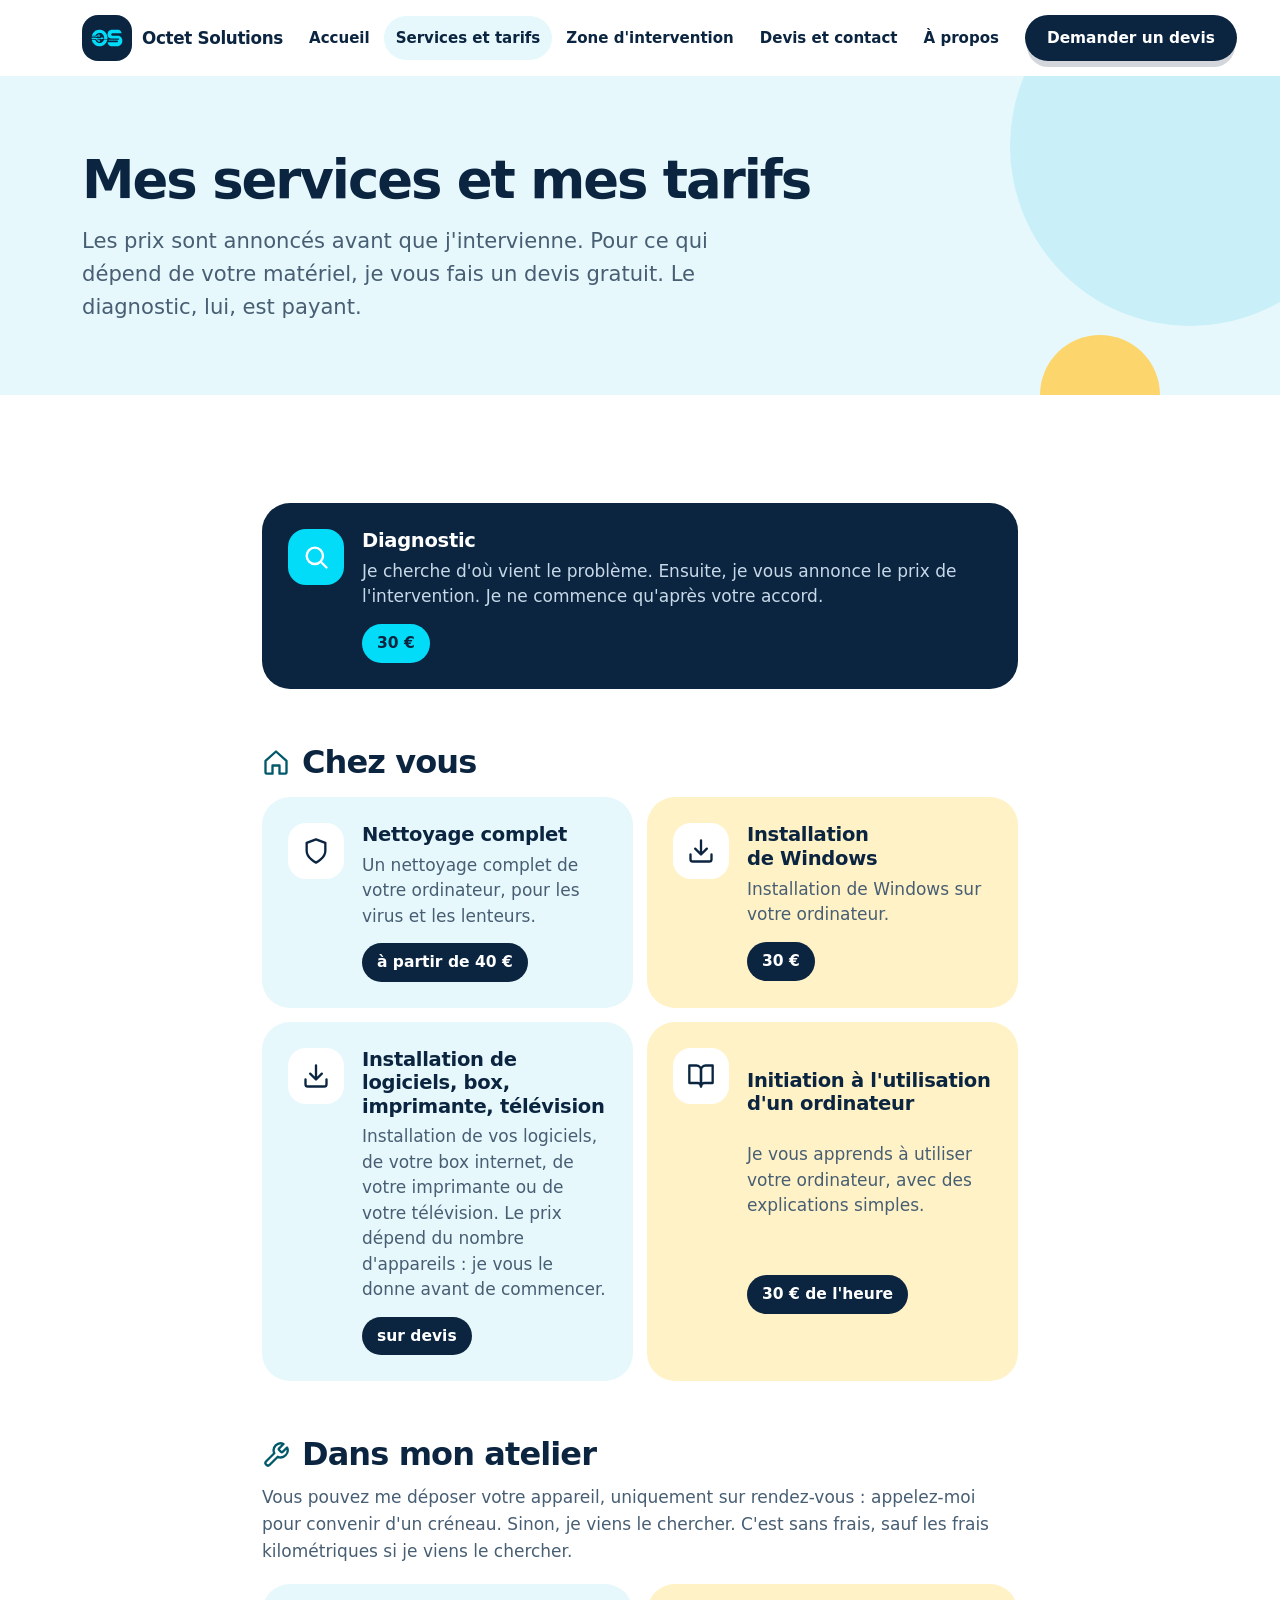
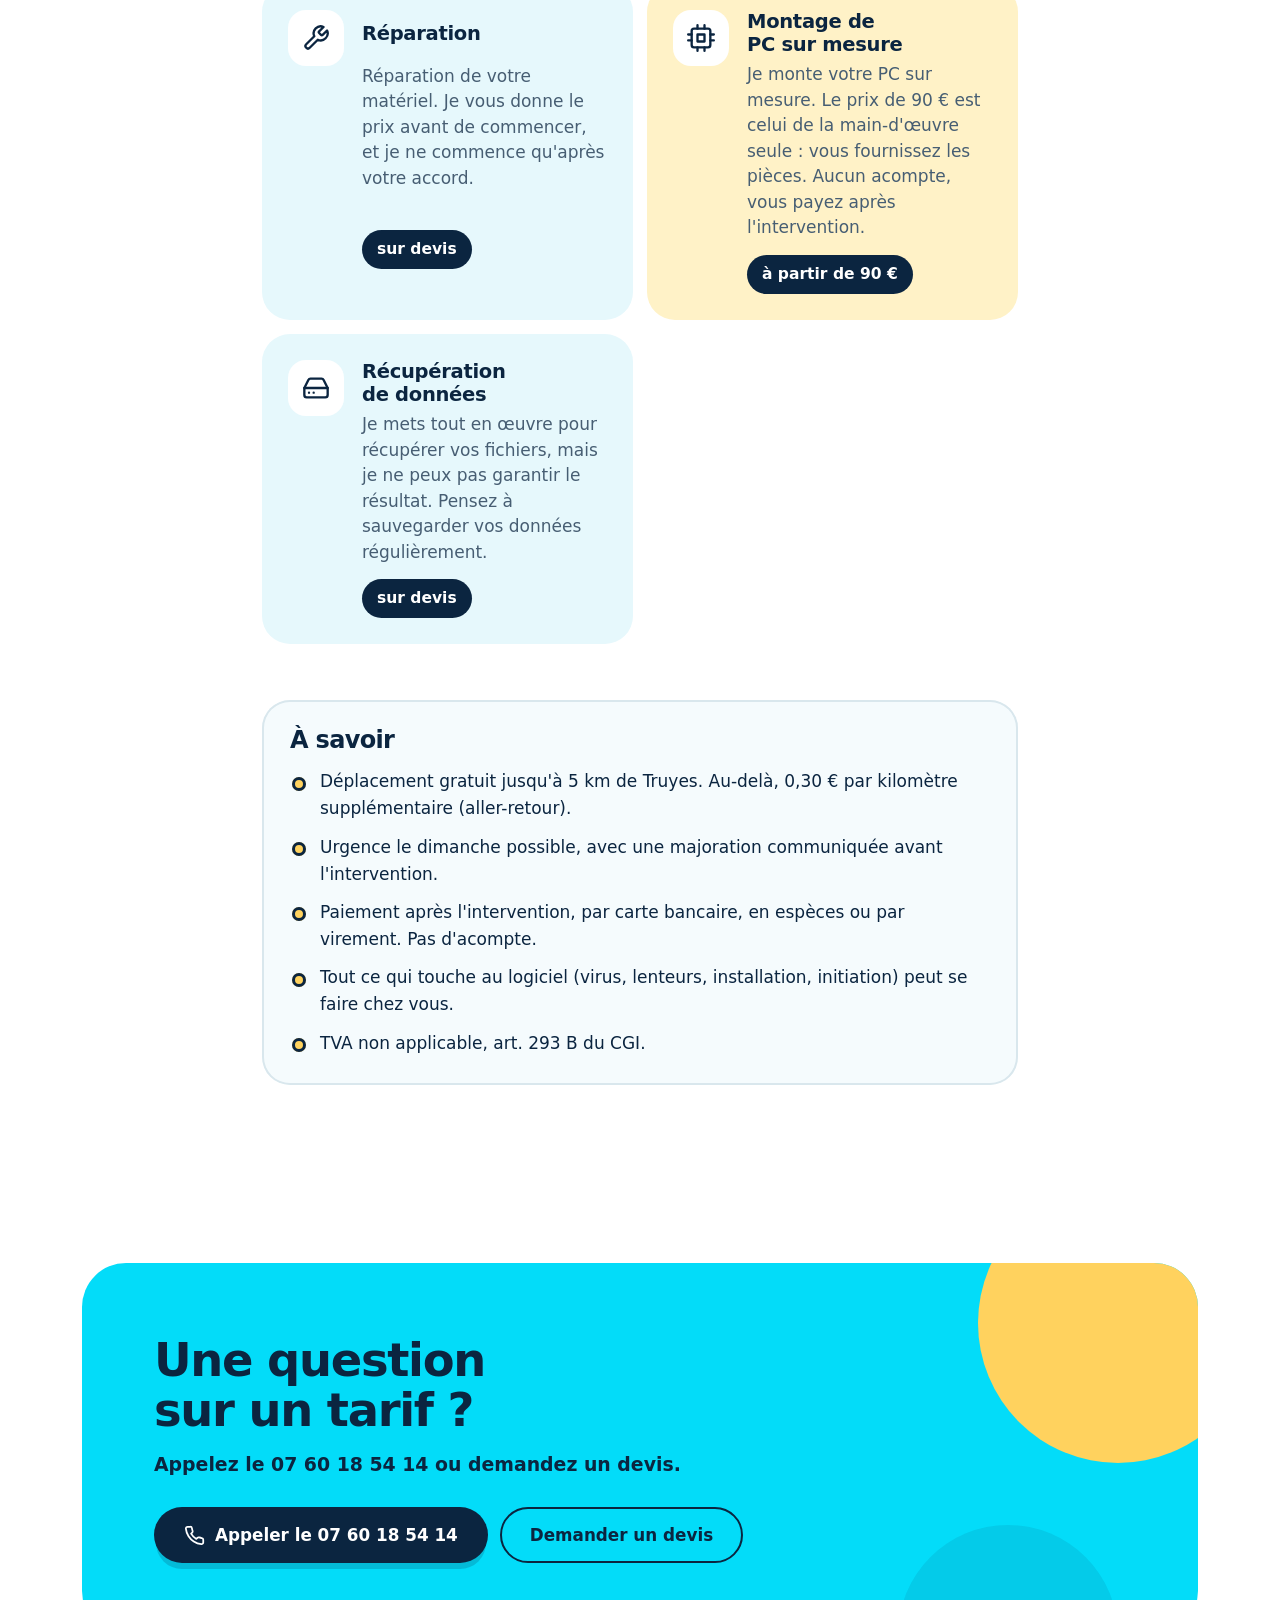
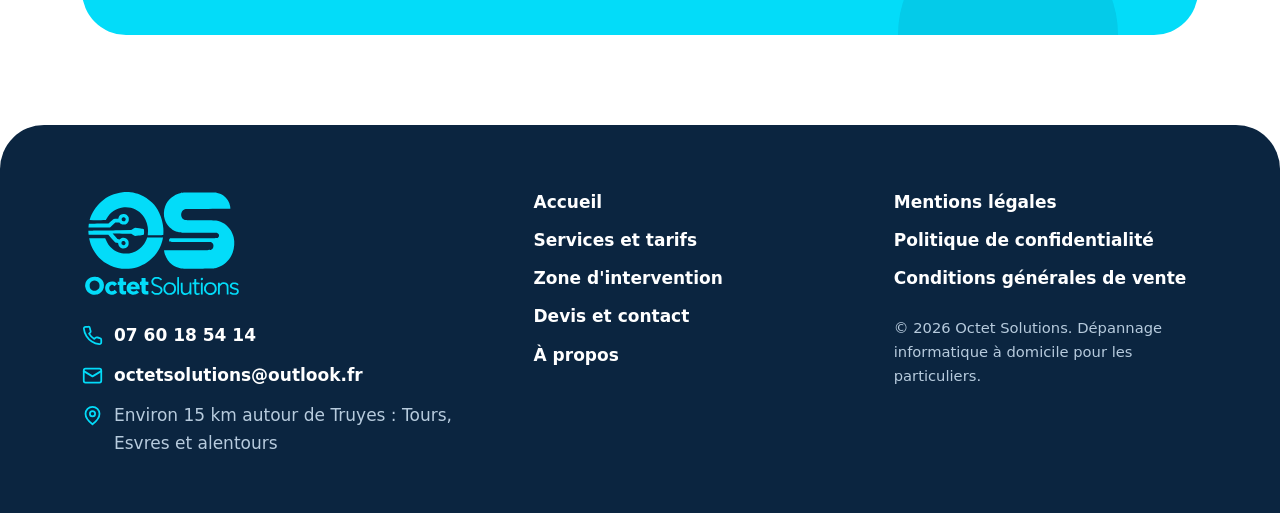
<file: services.html>
<!doctype html>
<html lang="fr" class="no-js">
<head>
<meta charset="utf-8">
<meta name="viewport" content="width=device-width, initial-scale=1">
<title>Tarifs dépannage informatique à domicile, Tours | Octet Solutions</title>
<meta name="description" content="Diagnostic 30 €, nettoyage dès 40 €, installation de Windows 30 €, montage de PC dès 90 €. Dépannage informatique à domicile à Tours et Esvres.">
<link rel="canonical" href="https://octetsolutions.fr/services.html">
<meta name="theme-color" content="#FFFFFF">
<meta property="og:type" content="website">
<meta property="og:locale" content="fr_FR">
<meta property="og:site_name" content="Octet Solutions">
<meta property="og:title" content="Tarifs dépannage informatique à domicile, Tours | Octet Solutions">
<meta property="og:description" content="Diagnostic 30 €, nettoyage dès 40 €, installation de Windows 30 €, montage de PC dès 90 €. Dépannage informatique à domicile à Tours et Esvres.">
<meta property="og:url" content="https://octetsolutions.fr/services.html">
<link rel="icon" href="images/favicon.svg" type="image/svg+xml">
<script>document.documentElement.className="js"</script>
<link rel="stylesheet" href="css/style.css">
</head>
<body>
<a class="skip" href="#contenu">Aller au contenu</a>
<header class="site-header">
  <div class="container header-inner">
    <a class="brand" href="index.html"><span class="brand-tile"><img src="images/logo-os.svg" alt="" width="32" height="18"></span><span>Octet Solutions</span></a>
    <div class="main-nav-wrap"><nav class="main-nav" id="menu" aria-label="Menu principal"><ul><li><a href="index.html">Accueil</a></li><li><a href="services.html" aria-current="page">Services et tarifs</a></li><li><a href="zone.html">Zone d'intervention</a></li><li><a href="contact.html">Devis et contact</a></li><li><a href="a-propos.html">À propos</a></li></ul></nav></div>
    <div class="header-actions">
      <a class="btn btn-primary head-cta" href="contact.html">Demander un devis</a>
      <button class="menu-btn" id="menu-btn" type="button" aria-label="Ouvrir le menu" aria-expanded="false" aria-controls="menu"><svg viewBox="0 0 24 24" fill="none" stroke="currentColor" stroke-width="2" stroke-linecap="round" stroke-linejoin="round" aria-hidden="true" ><path d="M4 7h16M4 12h16M4 17h16"/></svg></button>
    </div>
  </div>
</header>
<noscript><style>.main-nav{display:block!important;position:static}.main-nav-wrap{position:static}.menu-btn{display:none}</style></noscript>
<main id="contenu">
<section class="page-hero"><div class="container"><h1>Mes services et mes tarifs</h1><p class="lead">Les prix sont annoncés avant que j'intervienne. Pour ce qui dépend de votre matériel, je vous fais un devis gratuit. Le diagnostic, lui, est payant.</p></div></section>
<section class="section on-light">
  <div class="container narrow">
    <div class="svc-grid"><article class="svc big" id="diagnostic"><span class="ic"><svg viewBox="0 0 24 24" fill="none" stroke="currentColor" stroke-width="2" stroke-linecap="round" stroke-linejoin="round" aria-hidden="true" ><circle cx="11" cy="11" r="7"/><path d="M21 21l-4.3-4.3"/></svg></span><h3>Diagnostic</h3><p>Je cherche d'où vient le problème. Ensuite, je vous annonce le prix de l'intervention. Je ne commence qu'après votre accord.</p><span class="price">30 €</span></article></div>
    <h2 class="group-title"><svg viewBox="0 0 24 24" fill="none" stroke="currentColor" stroke-width="2" stroke-linecap="round" stroke-linejoin="round" aria-hidden="true" ><path d="M3 11l9-8 9 8v10a1 1 0 0 1-1 1h-5v-7H9v7H4a1 1 0 0 1-1-1z"/></svg>Chez vous</h2>
    <div class="svc-grid"><article class="svc" id="nettoyage"><span class="ic"><svg viewBox="0 0 24 24" fill="none" stroke="currentColor" stroke-width="2" stroke-linecap="round" stroke-linejoin="round" aria-hidden="true" ><path d="M12 22s8-4 8-10V5l-8-3-8 3v7c0 6 8 10 8 10z"/></svg></span><h3>Nettoyage complet</h3><p>Un nettoyage complet de votre ordinateur, pour les virus et les lenteurs.</p><span class="price">à partir de 40 €</span></article><article class="svc" id="windows"><span class="ic"><svg viewBox="0 0 24 24" fill="none" stroke="currentColor" stroke-width="2" stroke-linecap="round" stroke-linejoin="round" aria-hidden="true" ><path d="M21 15v4a2 2 0 0 1-2 2H5a2 2 0 0 1-2-2v-4M7 10l5 5 5-5M12 15V3"/></svg></span><h3>Installation de Windows</h3><p>Installation de Windows sur votre ordinateur.</p><span class="price">30 €</span></article><article class="svc" id="installation"><span class="ic"><svg viewBox="0 0 24 24" fill="none" stroke="currentColor" stroke-width="2" stroke-linecap="round" stroke-linejoin="round" aria-hidden="true" ><path d="M21 15v4a2 2 0 0 1-2 2H5a2 2 0 0 1-2-2v-4M7 10l5 5 5-5M12 15V3"/></svg></span><h3>Installation de logiciels, box, imprimante, télévision</h3><p>Installation de vos logiciels, de votre box internet, de votre imprimante ou de votre télévision. Le prix dépend du nombre d'appareils : je vous le donne avant de commencer.</p><span class="price">sur devis</span></article><article class="svc" id="initiation"><span class="ic"><svg viewBox="0 0 24 24" fill="none" stroke="currentColor" stroke-width="2" stroke-linecap="round" stroke-linejoin="round" aria-hidden="true" ><path d="M2 3h6a4 4 0 0 1 4 4v14a3 3 0 0 0-3-3H2z"/><path d="M22 3h-6a4 4 0 0 0-4 4v14a3 3 0 0 1 3-3h7z"/></svg></span><h3>Initiation à l'utilisation d'un ordinateur</h3><p>Je vous apprends à utiliser votre ordinateur, avec des explications simples.</p><span class="price">30 € de l'heure</span></article></div>
    <h2 class="group-title"><svg viewBox="0 0 24 24" fill="none" stroke="currentColor" stroke-width="2" stroke-linecap="round" stroke-linejoin="round" aria-hidden="true" ><path d="M14.7 6.3a1 1 0 0 0 0 1.4l1.6 1.6a1 1 0 0 0 1.4 0l3.77-3.77a6 6 0 0 1-7.94 7.94l-6.91 6.91a2.12 2.12 0 0 1-3-3l6.91-6.91a6 6 0 0 1 7.94-7.94l-3.76 3.76z"/></svg>Dans mon atelier</h2>
    <p style="margin:-6px 0 18px;color:var(--muted)">Vous pouvez me déposer votre appareil, uniquement sur rendez-vous : appelez-moi pour convenir d'un créneau. Sinon, je viens le chercher. C'est sans frais, sauf les frais kilométriques si je viens le chercher.</p>
    <div class="svc-grid"><article class="svc" id="reparation"><span class="ic"><svg viewBox="0 0 24 24" fill="none" stroke="currentColor" stroke-width="2" stroke-linecap="round" stroke-linejoin="round" aria-hidden="true" ><path d="M14.7 6.3a1 1 0 0 0 0 1.4l1.6 1.6a1 1 0 0 0 1.4 0l3.77-3.77a6 6 0 0 1-7.94 7.94l-6.91 6.91a2.12 2.12 0 0 1-3-3l6.91-6.91a6 6 0 0 1 7.94-7.94l-3.76 3.76z"/></svg></span><h3>Réparation</h3><p>Réparation de votre matériel. Je vous donne le prix avant de commencer, et je ne commence qu'après votre accord.</p><span class="price">sur devis</span></article><article class="svc" id="montage"><span class="ic"><svg viewBox="0 0 24 24" fill="none" stroke="currentColor" stroke-width="2" stroke-linecap="round" stroke-linejoin="round" aria-hidden="true" ><rect x="4" y="4" width="16" height="16" rx="2"/><rect x="9" y="9" width="6" height="6"/><path d="M9 1v3M15 1v3M9 20v3M15 20v3M20 9h3M20 14h3M1 9h3M1 14h3"/></svg></span><h3>Montage de PC sur mesure</h3><p>Je monte votre PC sur mesure. Le prix de 90 € est celui de la main-d'œuvre seule : vous fournissez les pièces. Aucun acompte, vous payez après l'intervention.</p><span class="price">à partir de 90 €</span></article><article class="svc" id="donnees"><span class="ic"><svg viewBox="0 0 24 24" fill="none" stroke="currentColor" stroke-width="2" stroke-linecap="round" stroke-linejoin="round" aria-hidden="true" ><path d="M22 12H2"/><path d="M5.45 5.11L2 12v6a2 2 0 0 0 2 2h16a2 2 0 0 0 2-2v-6l-3.45-6.89A2 2 0 0 0 16.76 4H7.24a2 2 0 0 0-1.79 1.11z"/><path d="M6 16h.01M10 16h.01"/></svg></span><h3>Récupération de données</h3><p>Je mets tout en œuvre pour récupérer vos fichiers, mais je ne peux pas garantir le résultat. Pensez à sauvegarder vos données régulièrement.</p><span class="price">sur devis</span></article></div>
    <div class="note-box">
      <h2>À savoir</h2>
      <ul class="bullets">
        <li>Déplacement gratuit jusqu'à 5 km de Truyes. Au-delà, 0,30 € par kilomètre supplémentaire (aller-retour).</li>
        <li>Urgence le dimanche possible, avec une majoration communiquée avant l'intervention.</li>
        <li>Paiement après l'intervention, par carte bancaire, en espèces ou par virement. Pas d'acompte.</li>
        <li>Tout ce qui touche au logiciel (virus, lenteurs, installation, initiation) peut se faire chez vous.</li>
        <li>TVA non applicable, art. 293 B du CGI.</li>
      </ul>
    </div>
  </div>
</section>
<section class="cta-wrap on-light">
  <div class="container">
    <div class="cta rv">
      <h2>Une question sur un tarif ?</h2>
      <p>Appelez le 07 60 18 54 14 ou demandez un devis.</p>
      <div class="btn-row">
        <a class="btn btn-primary" href="tel:+33760185414"><svg viewBox="0 0 24 24" fill="none" stroke="currentColor" stroke-width="2" stroke-linecap="round" stroke-linejoin="round" aria-hidden="true" ><path d="M22 16.92v3a2 2 0 0 1-2.18 2 19.79 19.79 0 0 1-8.63-3.07 19.5 19.5 0 0 1-6-6 19.79 19.79 0 0 1-3.07-8.67A2 2 0 0 1 4.11 2h3a2 2 0 0 1 2 1.72 12.84 12.84 0 0 0 .7 2.81 2 2 0 0 1-.45 2.11L8.09 9.91a16 16 0 0 0 6 6l1.27-1.27a2 2 0 0 1 2.11-.45 12.84 12.84 0 0 0 2.81.7A2 2 0 0 1 22 16.92z"/></svg>Appeler le 07 60 18 54 14</a>
        <a class="btn btn-soft" href="contact.html">Demander un devis</a>
      </div>
    </div>
  </div>
</section>
</main>
<footer class="site-footer">
  <div class="container">
    <div class="footer-grid">
      <div>
        <img class="footer-logo" src="images/logo-octet-solutions.svg" alt="Octet Solutions" width="170" height="116">
        <ul class="footer-contact" style="margin-top:24px">
          <li><svg viewBox="0 0 24 24" fill="none" stroke="currentColor" stroke-width="2" stroke-linecap="round" stroke-linejoin="round" aria-hidden="true" ><path d="M22 16.92v3a2 2 0 0 1-2.18 2 19.79 19.79 0 0 1-8.63-3.07 19.5 19.5 0 0 1-6-6 19.79 19.79 0 0 1-3.07-8.67A2 2 0 0 1 4.11 2h3a2 2 0 0 1 2 1.72 12.84 12.84 0 0 0 .7 2.81 2 2 0 0 1-.45 2.11L8.09 9.91a16 16 0 0 0 6 6l1.27-1.27a2 2 0 0 1 2.11-.45 12.84 12.84 0 0 0 2.81.7A2 2 0 0 1 22 16.92z"/></svg><a href="tel:+33760185414">07 60 18 54 14</a></li>
          <li><svg viewBox="0 0 24 24" fill="none" stroke="currentColor" stroke-width="2" stroke-linecap="round" stroke-linejoin="round" aria-hidden="true" ><rect x="2" y="4" width="20" height="16" rx="2"/><path d="M22 7l-10 6L2 7"/></svg><a href="mailto:octetsolutions@outlook.fr">octetsolutions@outlook.fr</a></li>
          <li><svg viewBox="0 0 24 24" fill="none" stroke="currentColor" stroke-width="2" stroke-linecap="round" stroke-linejoin="round" aria-hidden="true" ><path d="M20 10c0 6-8 12-8 12s-8-6-8-12a8 8 0 0 1 16 0z"/><circle cx="12" cy="10" r="3"/></svg><span>Environ 15 km autour de Truyes : Tours, Esvres et alentours</span></li>
        </ul>
      </div>
      <nav class="footer-nav" aria-label="Pages du site"><a href="index.html">Accueil</a><a href="services.html">Services et tarifs</a><a href="zone.html">Zone d'intervention</a><a href="contact.html">Devis et contact</a><a href="a-propos.html">À propos</a></nav>
      <div>
        <div class="legal-links">
          <a href="mentions-legales.html">Mentions légales</a>
          <a href="confidentialite.html">Politique de confidentialité</a>
          <a href="cgv.html">Conditions générales de vente</a>
        </div>
        <p class="copyright">© 2026 Octet Solutions. Dépannage informatique à domicile pour les particuliers.</p>
      </div>
    </div>
  </div>
</footer>
<div class="callbar">
  <a class="btn btn-primary" href="tel:+33760185414"><svg viewBox="0 0 24 24" fill="none" stroke="currentColor" stroke-width="2" stroke-linecap="round" stroke-linejoin="round" aria-hidden="true" ><path d="M22 16.92v3a2 2 0 0 1-2.18 2 19.79 19.79 0 0 1-8.63-3.07 19.5 19.5 0 0 1-6-6 19.79 19.79 0 0 1-3.07-8.67A2 2 0 0 1 4.11 2h3a2 2 0 0 1 2 1.72 12.84 12.84 0 0 0 .7 2.81 2 2 0 0 1-.45 2.11L8.09 9.91a16 16 0 0 0 6 6l1.27-1.27a2 2 0 0 1 2.11-.45 12.84 12.84 0 0 0 2.81.7A2 2 0 0 1 22 16.92z"/></svg>Appeler</a>
  <a class="btn btn-soft" href="contact.html">Devis</a>
</div>
<script src="js/main.js" defer></script>
</body>
</html>
</file>
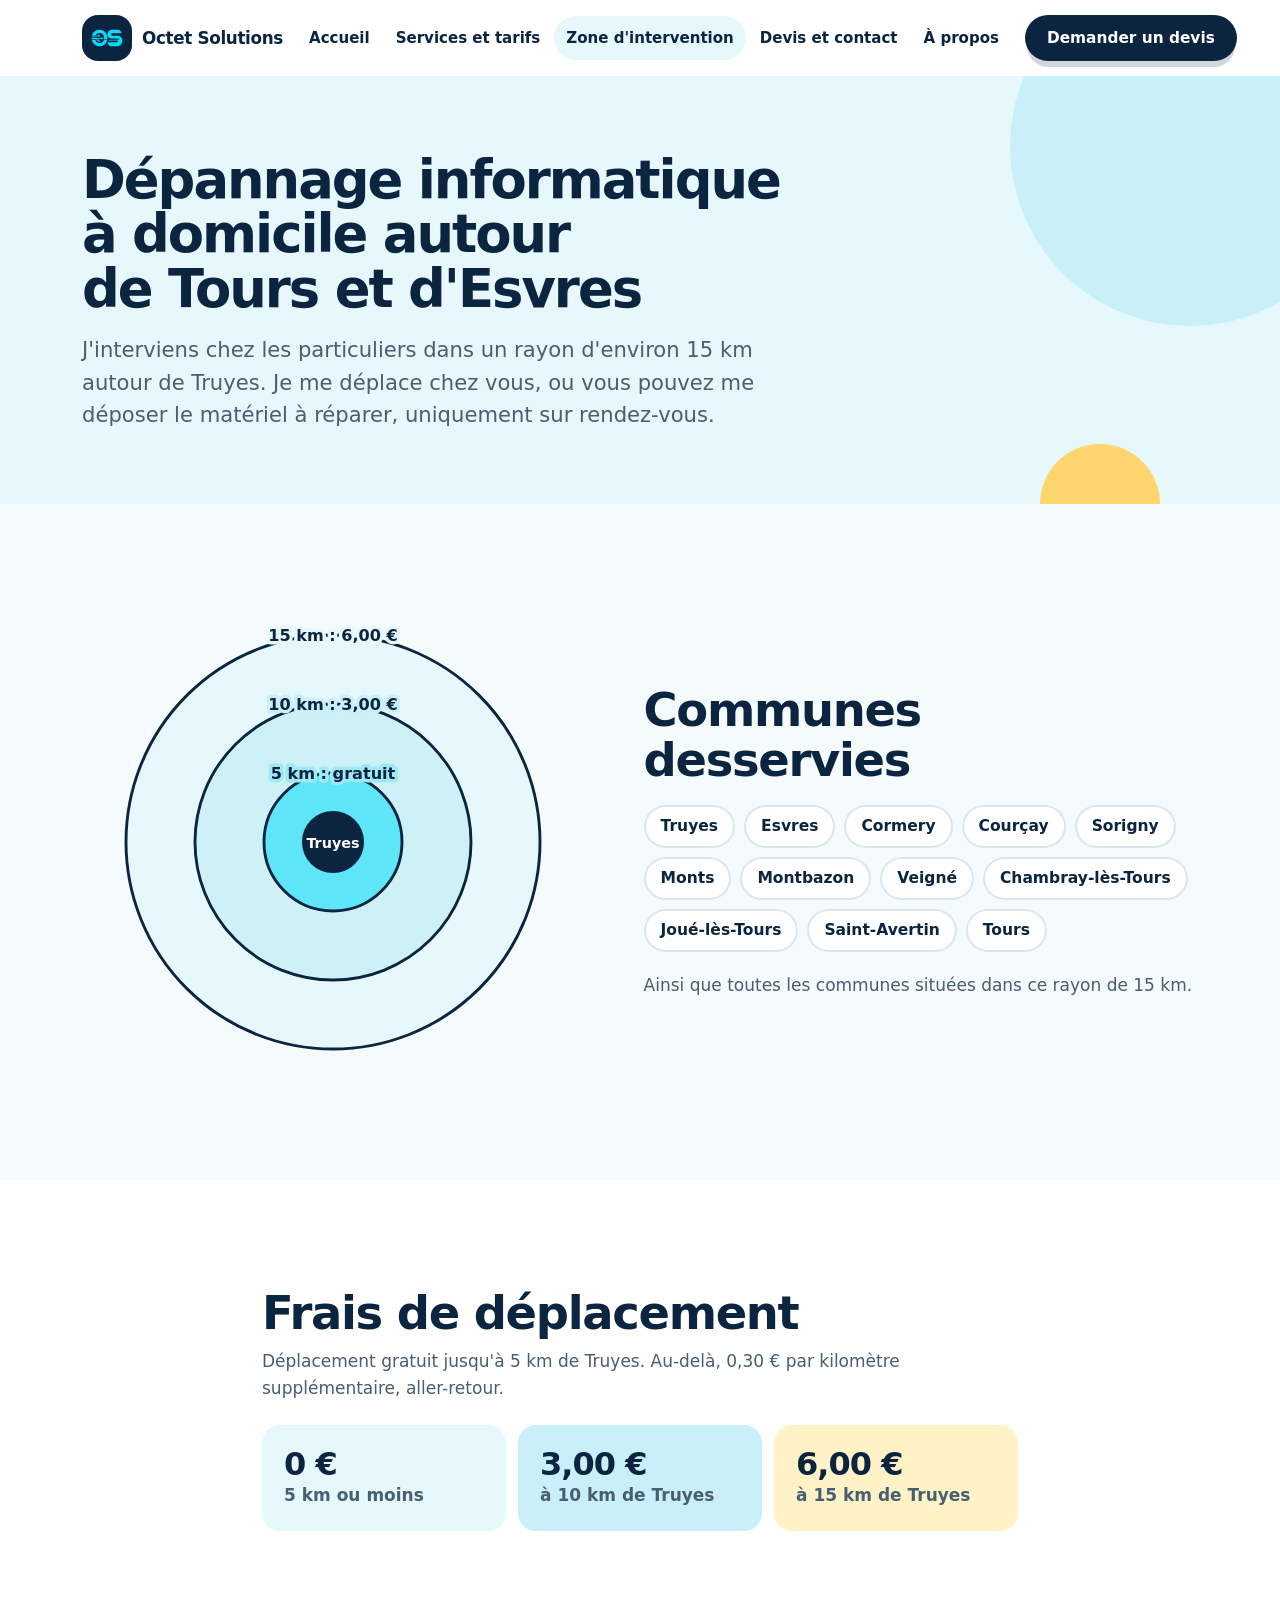
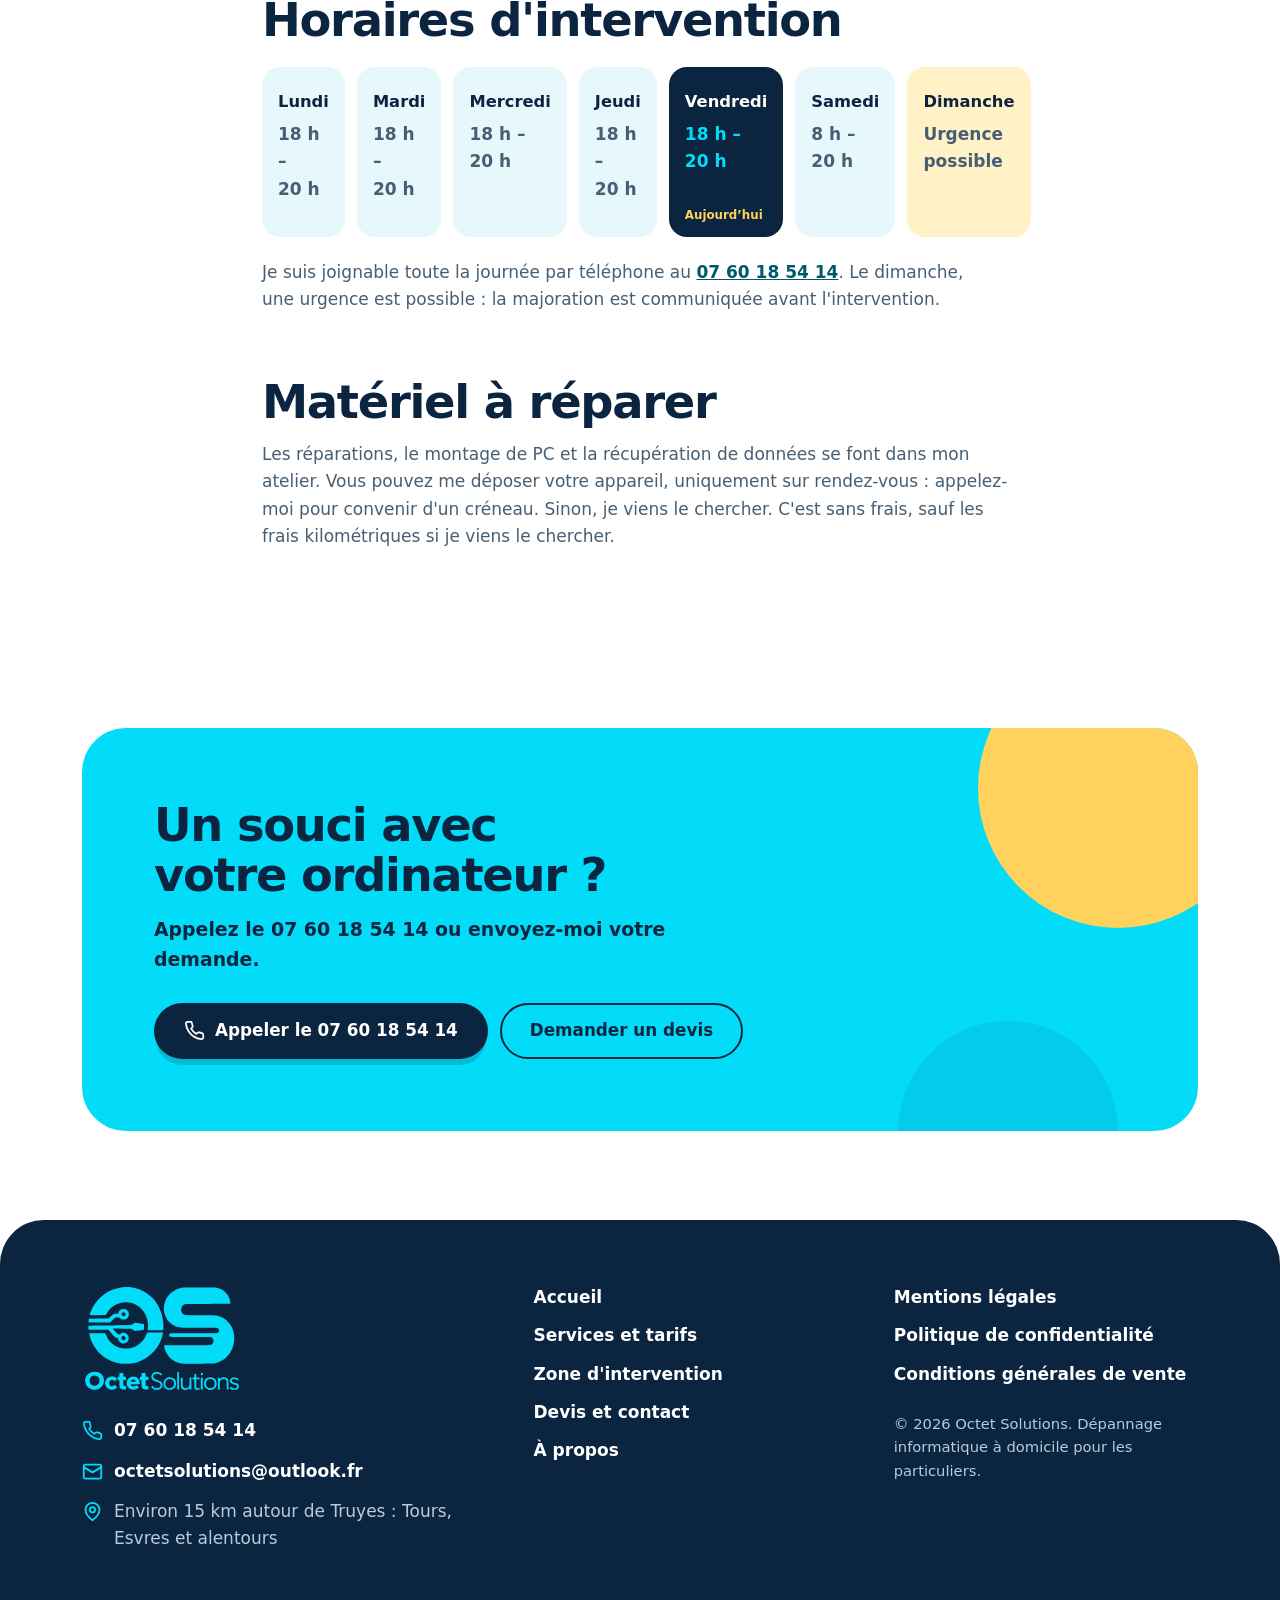
<file: zone.html>
<!doctype html>
<html lang="fr" class="no-js">
<head>
<meta charset="utf-8">
<meta name="viewport" content="width=device-width, initial-scale=1">
<title>Dépannage informatique Esvres, Truyes et Tours | Octet Solutions</title>
<meta name="description" content="Dépannage informatique à domicile à Esvres, Truyes, Tours et dans un rayon d'environ 15 km. Déplacement gratuit jusqu'à 5 km. Appelez le 07 60 18 54 14.">
<link rel="canonical" href="https://octetsolutions.fr/zone.html">
<meta name="theme-color" content="#FFFFFF">
<meta property="og:type" content="website">
<meta property="og:locale" content="fr_FR">
<meta property="og:site_name" content="Octet Solutions">
<meta property="og:title" content="Dépannage informatique Esvres, Truyes et Tours | Octet Solutions">
<meta property="og:description" content="Dépannage informatique à domicile à Esvres, Truyes, Tours et dans un rayon d'environ 15 km. Déplacement gratuit jusqu'à 5 km. Appelez le 07 60 18 54 14.">
<meta property="og:url" content="https://octetsolutions.fr/zone.html">
<link rel="icon" href="images/favicon.svg" type="image/svg+xml">
<script>document.documentElement.className="js"</script>
<link rel="stylesheet" href="css/style.css">
</head>
<body>
<a class="skip" href="#contenu">Aller au contenu</a>
<header class="site-header">
  <div class="container header-inner">
    <a class="brand" href="index.html"><span class="brand-tile"><img src="images/logo-os.svg" alt="" width="32" height="18"></span><span>Octet Solutions</span></a>
    <div class="main-nav-wrap"><nav class="main-nav" id="menu" aria-label="Menu principal"><ul><li><a href="index.html">Accueil</a></li><li><a href="services.html">Services et tarifs</a></li><li><a href="zone.html" aria-current="page">Zone d'intervention</a></li><li><a href="contact.html">Devis et contact</a></li><li><a href="a-propos.html">À propos</a></li></ul></nav></div>
    <div class="header-actions">
      <a class="btn btn-primary head-cta" href="contact.html">Demander un devis</a>
      <button class="menu-btn" id="menu-btn" type="button" aria-label="Ouvrir le menu" aria-expanded="false" aria-controls="menu"><svg viewBox="0 0 24 24" fill="none" stroke="currentColor" stroke-width="2" stroke-linecap="round" stroke-linejoin="round" aria-hidden="true" ><path d="M4 7h16M4 12h16M4 17h16"/></svg></button>
    </div>
  </div>
</header>
<noscript><style>.main-nav{display:block!important;position:static}.main-nav-wrap{position:static}.menu-btn{display:none}</style></noscript>
<main id="contenu">
<section class="page-hero"><div class="container"><h1>Dépannage informatique à domicile autour de Tours et d'Esvres</h1><p class="lead">J'interviens chez les particuliers dans un rayon d'environ 15 km autour de Truyes. Je me déplace chez vous, ou vous pouvez me déposer le matériel à réparer, uniquement sur rendez-vous.</p></div></section>
<section class="section bg-sky">
  <div class="container zone-grid">
    <svg class="rings" viewBox="0 0 400 400" role="img" aria-label="Schéma de la zone autour de Truyes : déplacement gratuit jusqu'à 5 km, 3,00 € à 10 km, 6,00 € à 15 km">
  <circle class="ring-fill rf3" cx="200" cy="200" r="180"/>
  <circle class="ring-fill rf2" cx="200" cy="200" r="120"/>
  <circle class="ring-fill rf1" cx="200" cy="200" r="60"/>
  <circle class="ring r3" pathLength="1" cx="200" cy="200" r="180"/>
  <circle class="ring r2" pathLength="1" cx="200" cy="200" r="120"/>
  <circle class="ring r1" pathLength="1" cx="200" cy="200" r="60"/>
  <text class="lbl l3" x="200" y="25" text-anchor="middle">15 km : 6,00 €</text>
  <text class="lbl l2" x="200" y="85" text-anchor="middle">10 km : 3,00 €</text>
  <text class="lbl l1" x="200" y="145" text-anchor="middle">5 km : gratuit</text>
  <circle class="core" cx="200" cy="200" r="27"/>
  <text class="core-lbl" x="200" y="205" text-anchor="middle">Truyes</text>
</svg>
    <div>
      <h2 style="margin-bottom:6px">Communes desservies</h2>
      <ul class="chips"><li>Truyes</li><li>Esvres</li><li>Cormery</li><li>Courçay</li><li>Sorigny</li><li>Monts</li><li>Montbazon</li><li>Veigné</li><li>Chambray-lès-Tours</li><li>Joué-lès-Tours</li><li>Saint-Avertin</li><li>Tours</li></ul>
      <p class="zone-note">Ainsi que toutes les communes situées dans ce rayon de 15 km.</p>
    </div>
  </div>
</section>
<section class="section on-light">
  <div class="container narrow">
    <h2>Frais de déplacement</h2>
    <p style="margin:10px 0 22px;color:var(--muted)">Déplacement gratuit jusqu'à 5 km de Truyes. Au-delà, 0,30 € par kilomètre supplémentaire, aller-retour.</p>
    <ul class="km">
      <li><b>0 €</b><span>5 km ou moins</span></li>
      <li><b>3,00 €</b><span>à 10 km de Truyes</span></li>
      <li><b>6,00 €</b><span>à 15 km de Truyes</span></li>
    </ul>
    <h2 style="margin-top:64px;margin-bottom:22px">Horaires d'intervention</h2>
    <dl class="wk"><div class="day" data-day="1" style="--i:0"><dt>Lundi</dt><dd>18 h – 20 h</dd></div><div class="day" data-day="2" style="--i:1"><dt>Mardi</dt><dd>18 h – 20 h</dd></div><div class="day" data-day="3" style="--i:2"><dt>Mercredi</dt><dd>18 h – 20 h</dd></div><div class="day" data-day="4" style="--i:3"><dt>Jeudi</dt><dd>18 h – 20 h</dd></div><div class="day" data-day="5" style="--i:4"><dt>Vendredi</dt><dd>18 h – 20 h</dd></div><div class="day" data-day="6" style="--i:5"><dt>Samedi</dt><dd>8 h – 20 h</dd></div><div class="day sun" data-day="0" style="--i:6"><dt>Dimanche</dt><dd>Urgence possible</dd></div></dl>
    <p class="week-note">Je suis joignable toute la journée par téléphone au <a href="tel:+33760185414">07 60 18 54 14</a>. Le dimanche, une urgence est possible : la majoration est communiquée avant l'intervention.</p>
    <h2 style="margin-top:64px;margin-bottom:14px">Matériel à réparer</h2>
    <p style="color:var(--muted)">Les réparations, le montage de PC et la récupération de données se font dans mon atelier. Vous pouvez me déposer votre appareil, uniquement sur rendez-vous : appelez-moi pour convenir d'un créneau. Sinon, je viens le chercher. C'est sans frais, sauf les frais kilométriques si je viens le chercher.</p>
  </div>
</section>
<section class="cta-wrap on-light">
  <div class="container">
    <div class="cta rv">
      <h2>Un souci avec votre ordinateur ?</h2>
      <p>Appelez le 07 60 18 54 14 ou envoyez-moi votre demande.</p>
      <div class="btn-row">
        <a class="btn btn-primary" href="tel:+33760185414"><svg viewBox="0 0 24 24" fill="none" stroke="currentColor" stroke-width="2" stroke-linecap="round" stroke-linejoin="round" aria-hidden="true" ><path d="M22 16.92v3a2 2 0 0 1-2.18 2 19.79 19.79 0 0 1-8.63-3.07 19.5 19.5 0 0 1-6-6 19.79 19.79 0 0 1-3.07-8.67A2 2 0 0 1 4.11 2h3a2 2 0 0 1 2 1.72 12.84 12.84 0 0 0 .7 2.81 2 2 0 0 1-.45 2.11L8.09 9.91a16 16 0 0 0 6 6l1.27-1.27a2 2 0 0 1 2.11-.45 12.84 12.84 0 0 0 2.81.7A2 2 0 0 1 22 16.92z"/></svg>Appeler le 07 60 18 54 14</a>
        <a class="btn btn-soft" href="contact.html">Demander un devis</a>
      </div>
    </div>
  </div>
</section>
</main>
<footer class="site-footer">
  <div class="container">
    <div class="footer-grid">
      <div>
        <img class="footer-logo" src="images/logo-octet-solutions.svg" alt="Octet Solutions" width="170" height="116">
        <ul class="footer-contact" style="margin-top:24px">
          <li><svg viewBox="0 0 24 24" fill="none" stroke="currentColor" stroke-width="2" stroke-linecap="round" stroke-linejoin="round" aria-hidden="true" ><path d="M22 16.92v3a2 2 0 0 1-2.18 2 19.79 19.79 0 0 1-8.63-3.07 19.5 19.5 0 0 1-6-6 19.79 19.79 0 0 1-3.07-8.67A2 2 0 0 1 4.11 2h3a2 2 0 0 1 2 1.72 12.84 12.84 0 0 0 .7 2.81 2 2 0 0 1-.45 2.11L8.09 9.91a16 16 0 0 0 6 6l1.27-1.27a2 2 0 0 1 2.11-.45 12.84 12.84 0 0 0 2.81.7A2 2 0 0 1 22 16.92z"/></svg><a href="tel:+33760185414">07 60 18 54 14</a></li>
          <li><svg viewBox="0 0 24 24" fill="none" stroke="currentColor" stroke-width="2" stroke-linecap="round" stroke-linejoin="round" aria-hidden="true" ><rect x="2" y="4" width="20" height="16" rx="2"/><path d="M22 7l-10 6L2 7"/></svg><a href="mailto:octetsolutions@outlook.fr">octetsolutions@outlook.fr</a></li>
          <li><svg viewBox="0 0 24 24" fill="none" stroke="currentColor" stroke-width="2" stroke-linecap="round" stroke-linejoin="round" aria-hidden="true" ><path d="M20 10c0 6-8 12-8 12s-8-6-8-12a8 8 0 0 1 16 0z"/><circle cx="12" cy="10" r="3"/></svg><span>Environ 15 km autour de Truyes : Tours, Esvres et alentours</span></li>
        </ul>
      </div>
      <nav class="footer-nav" aria-label="Pages du site"><a href="index.html">Accueil</a><a href="services.html">Services et tarifs</a><a href="zone.html">Zone d'intervention</a><a href="contact.html">Devis et contact</a><a href="a-propos.html">À propos</a></nav>
      <div>
        <div class="legal-links">
          <a href="mentions-legales.html">Mentions légales</a>
          <a href="confidentialite.html">Politique de confidentialité</a>
          <a href="cgv.html">Conditions générales de vente</a>
        </div>
        <p class="copyright">© 2026 Octet Solutions. Dépannage informatique à domicile pour les particuliers.</p>
      </div>
    </div>
  </div>
</footer>
<div class="callbar">
  <a class="btn btn-primary" href="tel:+33760185414"><svg viewBox="0 0 24 24" fill="none" stroke="currentColor" stroke-width="2" stroke-linecap="round" stroke-linejoin="round" aria-hidden="true" ><path d="M22 16.92v3a2 2 0 0 1-2.18 2 19.79 19.79 0 0 1-8.63-3.07 19.5 19.5 0 0 1-6-6 19.79 19.79 0 0 1-3.07-8.67A2 2 0 0 1 4.11 2h3a2 2 0 0 1 2 1.72 12.84 12.84 0 0 0 .7 2.81 2 2 0 0 1-.45 2.11L8.09 9.91a16 16 0 0 0 6 6l1.27-1.27a2 2 0 0 1 2.11-.45 12.84 12.84 0 0 0 2.81.7A2 2 0 0 1 22 16.92z"/></svg>Appeler</a>
  <a class="btn btn-soft" href="contact.html">Devis</a>
</div>
<script src="js/main.js" defer></script>
</body>
</html>
</file>
<file: css/style.css>
/* ==========================================================
   Octet Solutions - feuille de style v3 (clair et chaleureux)
   Fichier : css/style.css
   Les couleurs sont en haut du fichier : changez-les ici, tout le site suit.
   ========================================================== */
:root{
  --navy:#0B2540; --navy2:#123A5E;
  --cyan:#03DCF9; --sky:#E6F8FC; --sky2:#C9F0F8;
  --sun:#FFD25E; --sunsoft:#FFF2C7;
  --ink:#0B2540; --muted:#475E73; --teal:#00596A;
  --line:#D9E7ED; --bg:#FFFFFF; --bg2:#F5FBFD;
  --r:28px; --r-sm:18px;
  --font:ui-rounded,"SF Pro Rounded",ui-sans-serif,system-ui,-apple-system,"Segoe UI",Roboto,"Helvetica Neue",Arial,sans-serif;
  --ease:cubic-bezier(.22,.8,.24,1);
}
*,*::before,*::after{box-sizing:border-box}
html{-webkit-text-size-adjust:100%;scroll-behavior:smooth;scroll-padding-top:90px}
body{margin:0;font-family:var(--font);font-size:1.0625rem;line-height:1.6;color:var(--ink);background:var(--bg);-webkit-font-smoothing:antialiased;overflow-x:hidden}
img,svg{max-width:100%;display:block}
a{color:inherit}
h1,h2,h3,p,ul,ol,dl,dd{margin:0}
ul,ol{padding:0;list-style:none}
:focus-visible{outline:3px solid var(--navy);outline-offset:3px;border-radius:6px}
.on-navy :focus-visible,.site-footer :focus-visible{outline-color:var(--cyan)}
.skip{position:absolute;left:12px;top:-60px;background:var(--navy);color:#fff;padding:10px 16px;border-radius:12px;font-weight:700;z-index:100;text-decoration:none}
.skip:focus{top:12px}
.sr-only{position:absolute;width:1px;height:1px;overflow:hidden;clip:rect(0 0 0 0);white-space:nowrap}
.container{width:100%;max-width:1160px;margin:0 auto;padding:0 22px}
.container.narrow{max-width:800px}

/* ---------- Fonds de section ---------- */
.on-light{background:var(--bg)}
.bg-sky{background:var(--bg2)}
.on-navy{background:var(--navy);color:#fff}
.section{padding:clamp(60px,9vw,108px) 0}

/* ---------- Titres ---------- */
h1,h2,h3{font-weight:800;letter-spacing:-.028em;line-height:1.08;text-wrap:balance}
h1{font-size:clamp(2.2rem,1.2rem + 4.6vw,4.1rem);letter-spacing:-.038em;line-height:1.03}
h2{font-size:clamp(1.8rem,1.15rem + 2.7vw,2.9rem)}
h3{font-size:1.22rem;letter-spacing:-.015em;line-height:1.2}
.lead{font-size:clamp(1.12rem,1.02rem + .5vw,1.32rem);line-height:1.55;color:var(--muted);max-width:33em}
.sec-head{max-width:42rem;margin-bottom:clamp(30px,5vw,52px)}
.sec-head p{margin-top:14px;color:var(--muted);font-size:1.12rem}
.on-navy .sec-head p,.on-navy .lead{color:#B7CBDD}

/* ---------- Boutons ---------- */
.btn{white-space:nowrap;display:inline-flex;align-items:center;justify-content:center;gap:10px;min-height:56px;padding:0 28px;border-radius:999px;font:inherit;font-weight:800;font-size:1.05rem;text-decoration:none;border:2.5px solid transparent;cursor:pointer;transition:transform .25s var(--ease),background .2s,color .2s,box-shadow .25s}
.btn svg{width:21px;height:21px;flex:none}
.btn:hover{transform:translateY(-2px)}
.btn:active{transform:scale(.97)}
.btn-primary{background:var(--navy);color:#fff;box-shadow:0 8px 0 -2px rgba(11,37,64,.18)}
.btn-primary:hover{background:var(--navy2)}
.btn-soft{border-color:var(--navy);color:var(--navy);background:transparent}
.btn-soft:hover{background:var(--navy);color:#fff}
.btn-cyan{background:var(--cyan);color:var(--navy)}
.btn-cyan:hover{background:#6FEBFC}
.btn-line{border-color:rgba(255,255,255,.5);color:#fff}
.btn-line:hover{background:#fff;color:var(--navy)}
.btn-row{display:flex;flex-wrap:wrap;gap:12px}

/* ---------- En-tête ---------- */
.site-header{position:sticky;top:0;z-index:50;background:rgba(255,255,255,.88);-webkit-backdrop-filter:saturate(1.6) blur(14px);backdrop-filter:saturate(1.6) blur(14px);transition:box-shadow .3s}
.site-header.scrolled{box-shadow:0 1px 0 var(--line),0 12px 30px -20px rgba(11,37,64,.35)}
.header-inner{display:flex;align-items:center;gap:14px;min-height:76px}
.brand{display:flex;flex:none;align-items:center;gap:10px;text-decoration:none;font-weight:800;letter-spacing:-.02em;font-size:1.05rem;margin-right:auto;white-space:nowrap}
.brand-tile{display:grid;place-items:center;width:50px;height:46px;border-radius:16px;background:var(--navy);transition:transform .35s var(--ease)}
.brand:hover .brand-tile{transform:rotate(-6deg) scale(1.05)}
.brand-tile img{width:32px;height:auto}
.main-nav-wrap{position:absolute;left:0;right:0;top:100%}
.main-nav{display:none;background:#fff;border-bottom:1px solid var(--line);padding:6px 22px 22px;box-shadow:0 24px 30px -24px rgba(11,37,64,.4)}
.main-nav.open{display:block}
.main-nav a{display:block;white-space:nowrap;padding:15px 4px;text-decoration:none;font-weight:700;border-bottom:1px solid var(--line)}
.main-nav a[aria-current="page"]{color:var(--teal)}
.header-actions{display:flex;align-items:center;gap:10px}
.head-cta{display:none}
.menu-btn{width:48px;height:48px;border-radius:50%;border:2px solid var(--navy);background:transparent;color:var(--navy);display:grid;place-items:center;cursor:pointer}
.menu-btn svg{width:22px;height:22px}
@media (min-width:1240px){
  .main-nav-wrap{position:static;margin-right:auto}
  .main-nav{display:block;background:none;border:0;padding:0;box-shadow:none}
  .main-nav ul{display:flex;gap:2px}
  .main-nav a{border:0;padding:10px 12px;border-radius:999px;font-size:.94rem;transition:background .2s}
  .main-nav a:hover{background:var(--sky)}
  .main-nav a[aria-current="page"]{background:var(--sky);color:var(--navy)}
  .menu-btn{display:none}
  .head-cta{display:inline-flex;min-height:46px;padding:0 20px;font-size:.96rem}
}

/* ---------- Accueil : hero ---------- */
.hero{position:relative;overflow:hidden;padding:clamp(28px,5vw,64px) 0 clamp(48px,7vw,96px)}
.hero-grid{position:relative;display:grid;gap:36px;align-items:center}
@media (min-width:920px){.hero-grid{grid-template-columns:1.02fr .98fr;gap:30px}}
.hero h1{max-width:12em}
.hero .lead{margin:22px 0 30px}
.hero .btn-row{margin-bottom:28px}
.reassure{display:flex;flex-wrap:wrap;gap:10px}
.reassure li{display:inline-flex;align-items:center;gap:8px;background:var(--sky);color:var(--navy);padding:8px 16px 8px 12px;border-radius:999px;font-weight:700;font-size:.95rem}
.reassure svg{width:18px;height:18px;stroke:var(--teal);flex:none}
.art{position:relative;max-width:560px;width:100%;margin:0 auto}
.art svg.scene{width:100%;height:auto;overflow:visible}
.blob-ring{fill:none;stroke:var(--navy);stroke-opacity:.35;stroke-width:2;stroke-dasharray:3 12;stroke-linecap:round;transform-box:fill-box;transform-origin:center;animation:spin 80s linear infinite}
@keyframes spin{to{transform:rotate(360deg)}}
.pg-fill{transform-box:fill-box;transform-origin:left;transform:scaleX(0);animation:fillbar 2.2s var(--ease) .9s forwards}
@keyframes fillbar{to{transform:scaleX(1)}}
.ok-pop{opacity:0;transform-box:fill-box;transform-origin:center;animation:popin .6s var(--ease) 3.1s forwards}
@keyframes popin{from{opacity:0;transform:scale(.2)}to{opacity:1;transform:scale(1)}}
.ok-check{stroke-dasharray:1;stroke-dashoffset:1;animation:draw .5s ease-out 3.4s forwards}
@keyframes draw{to{stroke-dashoffset:0}}
.twinkle{transform-box:fill-box;transform-origin:center;animation:twinkle 3.2s ease-in-out infinite}
.twinkle.b{animation-delay:1.1s}.twinkle.c{animation-delay:2s}
@keyframes twinkle{0%,100%{transform:scale(.6);opacity:.5}50%{transform:scale(1.15);opacity:1}}
.sticker{position:absolute;display:flex;align-items:center;gap:10px;background:#fff;color:var(--navy);font-weight:800;font-size:.92rem;line-height:1.2;padding:10px 16px 10px 10px;border-radius:999px;box-shadow:0 14px 30px -12px rgba(11,37,64,.35),0 0 0 1px rgba(11,37,64,.05);animation:float 5.5s ease-in-out infinite alternate}
.sticker i{display:grid;place-items:center;width:34px;height:34px;border-radius:50%;background:var(--sun);flex:none}
.sticker i svg{width:18px;height:18px}
.s1{left:-2%;top:12%}
.s2{right:0;bottom:3%;animation-delay:-1.8s}
.s3{left:2%;bottom:3%;animation-delay:-3.2s}
.s2 i{background:var(--cyan)}.s3 i{background:var(--sky2)}
@keyframes float{from{transform:translateY(-6px)}to{transform:translateY(7px)}}
@media (max-width:560px){.sticker{font-size:.78rem;padding:6px 12px 6px 6px}.sticker i{width:26px;height:26px}.s1{left:0}}

/* ---------- Choix selon le problème (mosaïque) ---------- */
.bento{display:grid;gap:14px}
@media (min-width:660px){.bento{grid-template-columns:1fr 1fr}}
@media (min-width:1020px){
  .bento{grid-template-columns:repeat(4,1fr);grid-auto-rows:minmax(212px,auto)}
  .t-a{grid-column:span 2;grid-row:span 2}
  .t-f,.t-g{grid-column:span 2}
}
.tile{position:relative;display:flex;flex-direction:column;justify-content:space-between;gap:22px;padding:26px;border-radius:var(--r);text-decoration:none;overflow:hidden;transition:transform .35s var(--ease),box-shadow .35s}
.tile:hover{transform:translateY(-5px);box-shadow:0 24px 40px -26px rgba(11,37,64,.55)}
.tile .ic{display:grid;place-items:center;width:54px;height:54px;border-radius:18px;background:rgba(255,255,255,.75);transition:transform .4s var(--ease)}
.tile .ic svg{width:27px;height:27px}
.tile:hover .ic{transform:rotate(-8deg) scale(1.08)}
.tile h3{font-size:1.3rem;line-height:1.18;max-width:14em}
.tile .nm{margin-top:8px;font-size:.96rem;font-weight:600;opacity:.8}
.tile .bot{display:flex;align-items:center;justify-content:space-between;gap:12px}
.price{display:inline-block;font-variant-numeric:tabular-nums;font-weight:800;font-size:.97rem;background:rgba(255,255,255,.85);color:var(--navy);padding:7px 15px;border-radius:999px;white-space:nowrap}
.go{display:grid;place-items:center;width:44px;height:44px;border-radius:50%;background:var(--navy);color:#fff;flex:none;transition:transform .35s var(--ease)}
.go svg{width:20px;height:20px}
.tile:hover .go{transform:translateX(5px) rotate(-45deg)}
.t-a{background:var(--navy);color:#fff;padding:32px}
.t-a h3{font-size:clamp(1.7rem,1.2rem + 1.6vw,2.4rem);max-width:11em}
.t-a .ic{background:var(--cyan);color:var(--navy);width:64px;height:64px;border-radius:22px}
.t-a .ic svg{width:32px;height:32px}
.t-a .price{background:var(--cyan)}
.t-a .go{background:#fff;color:var(--navy)}
.t-a::after{content:"";position:absolute;right:-70px;top:-70px;width:240px;height:240px;border-radius:50%;background:radial-gradient(circle,rgba(3,220,249,.35),transparent 68%);pointer-events:none}
.t-b{background:var(--sky2)}
.t-c{background:var(--sunsoft)}
.t-d{background:var(--sky)}
.t-e{background:var(--cyan)}
.t-e .go{background:var(--navy)}
.t-f{background:#fff;box-shadow:inset 0 0 0 2px var(--line)}
.t-f .ic{background:var(--sky)}
.t-g{background:var(--sun)}
.more-link{display:inline-flex;align-items:center;gap:10px;margin-top:30px;font-weight:800;color:var(--navy);text-decoration:none;border-bottom:3px solid var(--cyan);padding-bottom:3px;transition:gap .25s}
.more-link:hover{gap:16px}
.more-link svg{width:19px;height:19px}

/* ---------- Bande de garanties ---------- */
.promise{padding:clamp(40px,6vw,64px) 0}
.promise-grid{display:grid;grid-template-columns:1fr 1fr;gap:28px 18px}
@media (min-width:860px){.promise-grid{grid-template-columns:repeat(4,1fr);gap:24px}}
.pr b{display:block;font-size:clamp(2.3rem,1.3rem + 3.6vw,3.6rem);line-height:1;font-weight:800;letter-spacing:-.04em;color:var(--cyan);font-variant-numeric:tabular-nums}
.pr b small{font-size:.42em;letter-spacing:0;margin-left:3px;font-weight:800}
.pr span{display:block;margin-top:10px;color:#C7D9E8;font-size:1rem;line-height:1.4;max-width:15em}

/* ---------- Déroulé ---------- */
.path{position:relative;display:grid;gap:34px}
.path::before,.path::after{content:"";position:absolute;left:25px;top:26px;bottom:26px;width:0;border-left:3px dotted var(--sky2)}
.path::after{border-left:3px solid var(--navy);height:0;bottom:auto;transition:height 2.2s var(--ease) .1s}
.path.in::after{height:calc(100% - 52px)}
.step{position:relative;padding-left:78px;min-height:52px}
.step .n{position:absolute;left:0;top:0;z-index:1;display:grid;place-items:center;width:52px;height:52px;border-radius:50%;background:var(--sky);color:var(--navy);font-weight:800;font-size:1.2rem;transition:background .4s,transform .5s var(--ease);transition-delay:calc(var(--i)*.35s)}
.path.in .step .n{background:var(--sun);transform:scale(1.06)}
.step h3{margin-bottom:6px;padding-top:4px}
.step p{color:var(--muted)}
@media (min-width:920px){
  .path{grid-template-columns:repeat(5,1fr);gap:26px}
  .path::before,.path::after{left:26px;right:calc(20% - 26px);top:25px;bottom:auto;border-left:0;height:0;width:auto}
  .path::before{border-top:3px dotted var(--sky2)}
  .path::after{border-top:3px solid var(--navy);height:0;width:0;transition:width 2.2s var(--ease) .1s}
  .path.in::after{height:0;width:calc(80% - 52px)}
  .step{padding:68px 0 0}
}

/* ---------- Zone ---------- */
.zone-grid{display:grid;gap:36px;align-items:center}
@media (min-width:860px){.zone-grid{grid-template-columns:minmax(0,.95fr) minmax(0,1.05fr);gap:60px}}
.rings{width:100%;max-width:460px;margin:0 auto;height:auto}
.ring{fill:none;stroke:var(--navy);stroke-width:2.5;stroke-dasharray:1;stroke-dashoffset:1;transform:rotate(-90deg);transform-origin:200px 200px;transition:stroke-dashoffset 1.7s var(--ease)}
.ring.r2{transition-delay:.35s}.ring.r3{transition-delay:.7s}
.rings.in .ring{stroke-dashoffset:0}
.ring-fill{opacity:0;transition:opacity 1s ease .3s}
.rf1{fill:var(--cyan)}.rf2{fill:var(--sky2)}.rf3{fill:var(--sky)}
.rings.in .rf1{opacity:.55}.rings.in .rf2{opacity:.8}.rings.in .rf3{opacity:1}
.rings .lbl{font:800 14px var(--font);fill:var(--navy);opacity:0;transition:opacity .6s ease;paint-order:stroke;stroke-linejoin:round}
.rings .lbl.l1{transition-delay:.9s;stroke:#9FE9F6;stroke-width:6px}
.rings .lbl.l2{transition-delay:1.3s;stroke:var(--sky2);stroke-width:6px}
.rings .lbl.l3{transition-delay:1.7s;stroke:var(--sky);stroke-width:6px}
.rings.in .lbl{opacity:1}
.rings .core{fill:var(--navy)}
.rings .core-lbl{font:800 12.5px var(--font);fill:#fff}
.chips{display:flex;flex-wrap:wrap;gap:9px;margin:20px 0}
.chips li{padding:9px 17px;border-radius:999px;background:#fff;color:var(--navy);font-weight:700;font-size:.97rem;box-shadow:inset 0 0 0 2px var(--line);transition:background .2s,transform .25s var(--ease)}
.chips li:hover{background:var(--sun);transform:translateY(-2px) rotate(-1.5deg)}
.zone-note{color:var(--muted)}
.km{display:grid;gap:12px;margin-top:8px}
@media (min-width:700px){.km{grid-template-columns:repeat(3,1fr)}}
.km li{padding:22px;border-radius:var(--r-sm);background:var(--sky)}
.km li:nth-child(2){background:var(--sky2)}
.km li:nth-child(3){background:var(--sunsoft)}
.km b{display:block;font-size:2rem;letter-spacing:-.03em;line-height:1.1;font-variant-numeric:tabular-nums}
.km span{color:var(--muted);font-weight:600}

/* ---------- Semaine ---------- */
.wk{display:grid;gap:10px}
@media (min-width:860px){.wk{grid-template-columns:repeat(7,1fr);gap:12px}}
.day{position:relative;display:flex;align-items:center;justify-content:space-between;gap:12px;padding:16px 20px;border-radius:var(--r-sm);background:var(--sky);transition:transform .35s var(--ease),background .3s,color .3s}
.day:hover{transform:translateY(-4px)}
.day dt{font-weight:800;font-size:1.08rem}
.day dd{font-weight:700;font-variant-numeric:tabular-nums;color:var(--muted)}
.day.sun{background:var(--sunsoft)}
.day em{position:absolute;left:20px;bottom:6px;font-style:normal;font-size:.74rem;font-weight:800;color:var(--teal)}
.day.today{background:var(--navy);color:#fff}
.day.today dd{color:var(--cyan)}
.day.today em{color:var(--sun)}
@media (min-width:860px){
  .day{flex-direction:column;align-items:flex-start;justify-content:flex-start;gap:6px;padding:22px 16px 34px;min-height:140px}
  .day dt{font-size:1.02rem}
  .day em{left:16px;bottom:12px}
}
.js .wk .day{opacity:0;transform:translateY(14px);transition:opacity .6s var(--ease),transform .6s var(--ease),background .3s,color .3s;transition-delay:calc(var(--i)*.07s)}
.js .wk.in .day{opacity:1;transform:none}
.js .wk.in .day:hover{transform:translateY(-4px);transition-delay:0s}
.week-note{margin-top:22px;color:var(--muted);max-width:46rem}
.week-note a{color:var(--teal);font-weight:800}

/* ---------- Engagements ---------- */
.pledges{display:grid;gap:14px}
@media (min-width:760px){.pledges{grid-template-columns:1fr 1fr}}
@media (min-width:1020px){.pledges{grid-template-columns:repeat(3,1fr)}}
.pledges li{display:grid;grid-template-columns:48px 1fr;gap:6px 16px;align-content:start;padding:24px;border-radius:var(--r-sm);background:var(--bg2);box-shadow:inset 0 0 0 2px var(--line)}
.pledges .pi{display:grid;place-items:center;width:48px;height:48px;border-radius:50%;background:var(--sun);grid-row:span 2}
.pledges .pi svg{width:24px;height:24px}
.pledges p{color:var(--muted);font-size:.99rem;line-height:1.5}

/* ---------- FAQ ---------- */
.faq{max-width:820px;display:grid;gap:10px}
.faq details{background:#fff;border-radius:var(--r-sm);box-shadow:inset 0 0 0 2px var(--line);transition:box-shadow .25s,background .25s}
.faq details[open]{box-shadow:inset 0 0 0 2.5px var(--navy)}
.faq summary{list-style:none;cursor:pointer;display:flex;align-items:center;justify-content:space-between;gap:16px;padding:20px 24px;font-weight:800;font-size:1.1rem;line-height:1.3}
.faq summary::-webkit-details-marker{display:none}
.faq summary::after{content:"+";flex:none;display:grid;place-items:center;width:34px;height:34px;border-radius:50%;background:var(--sun);font-size:1.4rem;font-weight:800;line-height:1;transition:transform .35s var(--ease)}
.faq details[open] summary::after{transform:rotate(135deg)}
.faq .ans{padding:0 24px 22px;color:var(--muted);max-width:42rem}
.faq .ans a{color:var(--teal);font-weight:700}
.faq details[open] .ans{animation:slide .4s var(--ease)}
@keyframes slide{from{opacity:0;transform:translateY(-8px)}to{opacity:1;transform:none}}

/* ---------- Appel à l'action ---------- */
.cta-wrap{padding:clamp(40px,6vw,70px) 0 clamp(52px,7vw,90px)}
.cta{position:relative;overflow:hidden;background:var(--cyan);color:var(--navy);border-radius:clamp(28px,4vw,44px);padding:clamp(36px,6vw,72px)}
.cta h2{max-width:14em}
.cta p{margin:14px 0 28px;font-size:1.18rem;font-weight:600;max-width:32em}
.cta::before,.cta::after{content:"";position:absolute;border-radius:50%;pointer-events:none}
.cta::before{right:-60px;top:-80px;width:280px;height:280px;background:var(--sun)}
.cta::after{right:80px;bottom:-110px;width:220px;height:220px;background:rgba(11,37,64,.09)}
.cta .btn-row{position:relative;z-index:1}

/* ---------- Pages intérieures ---------- */
.page-hero{position:relative;overflow:hidden;background:var(--sky);padding:clamp(40px,6vw,80px) 0 clamp(40px,6vw,72px)}
.page-hero::before{content:"";position:absolute;right:-90px;top:-110px;width:360px;height:360px;border-radius:50%;background:var(--sky2)}
.page-hero::after{content:"";position:absolute;right:120px;bottom:-60px;width:120px;height:120px;border-radius:50%;background:var(--sun);opacity:.9}
.page-hero .container{position:relative;z-index:1}
.page-hero h1{font-size:clamp(2rem,1.2rem + 3.6vw,3.3rem);max-width:17em}
.page-hero .lead{margin-top:18px}
.prose{max-width:46rem}
.prose>*+*{margin-top:1.1em}
.prose h2{font-size:clamp(1.5rem,1.15rem + 1.3vw,2rem);margin-top:2em;margin-bottom:.4em}
.prose a{color:var(--teal);font-weight:700}
.bullets{display:grid;gap:11px}
.bullets li{position:relative;padding-left:30px}
.bullets li::before{content:"";position:absolute;left:2px;top:.5em;width:14px;height:14px;border-radius:50%;background:var(--sun);box-shadow:inset 0 0 0 3px var(--navy)}
.steps{display:grid;gap:18px;counter-reset:c}
.steps>li{position:relative;padding-left:52px;counter-increment:c}
.steps>li::before{content:counter(c);position:absolute;left:0;top:-2px;width:36px;height:36px;border-radius:50%;background:var(--sun);color:var(--navy);display:grid;place-items:center;font-weight:800;font-size:.95rem}
.todo{background:#FFE9A8;padding:1px 6px;border-radius:6px;color:#4a3300}

/* prestations (page services) */
.group-title{display:flex;align-items:center;gap:12px;margin:0 0 18px}
.group-title svg{width:28px;height:28px;color:var(--teal)}
.svc-grid{display:grid;gap:14px;margin-bottom:56px}
@media (min-width:760px){.svc-grid{grid-template-columns:1fr 1fr}}
.svc{display:grid;grid-template-columns:56px 1fr;gap:6px 18px;padding:26px;border-radius:var(--r);background:var(--sky);scroll-margin-top:96px}
.svc:nth-child(2n){background:var(--sunsoft)}
.svc .ic{display:grid;place-items:center;width:56px;height:56px;border-radius:18px;background:#fff;grid-row:span 3}
.svc .ic svg{width:28px;height:28px}
.svc h3{align-self:center}
.svc p{color:var(--muted);line-height:1.5}
.svc .price{align-self:start;justify-self:start;margin-top:8px;background:var(--navy);color:#fff}
.svc.big{background:var(--navy);color:#fff;grid-column:1/-1}
.svc.big p{color:#C7D9E8}
.svc.big .price{background:var(--cyan);color:var(--navy)}
.svc.big .ic{background:var(--cyan)}
.note-box{padding:28px;border-radius:var(--r);background:var(--bg2);box-shadow:inset 0 0 0 2px var(--line)}
.note-box h2{font-size:1.5rem;margin-bottom:14px}

/* ---------- Contact ---------- */
.contact-grid{display:grid;gap:36px}
@media (min-width:920px){.contact-grid{grid-template-columns:1.25fr .75fr;gap:56px;align-items:start}}
.form{display:grid;gap:18px;margin-top:22px}
.field{display:grid;gap:8px}
.field label{font-weight:800;font-size:1rem}
.field input,.field select,.field textarea{font:inherit;color:var(--ink);background:#fff;border:2px solid #BFD3DC;border-radius:16px;padding:14px 16px;min-height:54px;width:100%;transition:border-color .2s,box-shadow .2s}
.field textarea{min-height:160px;resize:vertical}
.field input:focus,.field select:focus,.field textarea:focus{outline:none;border-color:var(--navy);box-shadow:0 0 0 5px rgba(3,220,249,.35)}
.honey{position:absolute;left:-9999px;width:1px;height:1px;overflow:hidden}
.consent{display:flex;gap:12px;align-items:flex-start;font-size:.96rem;color:var(--muted);line-height:1.45}
.consent input{width:24px;height:24px;flex:none;margin-top:1px;accent-color:var(--navy)}
.form-msg{padding:16px 18px;border-radius:16px;font-weight:700}
.form-msg.ok{background:#DDF8EE;color:#0B4A33}
.form-msg.err{background:#FDE7E7;color:#7A1414}
.contact-card{position:relative;overflow:hidden;background:var(--navy);color:#fff;border-radius:var(--r);padding:30px}
.contact-card::before{content:"";position:absolute;right:-60px;top:-60px;width:180px;height:180px;border-radius:50%;background:rgba(3,220,249,.18)}
.contact-card h2{font-size:1.5rem;margin-bottom:18px;position:relative}
.contact-card ul{display:grid;gap:20px;position:relative}
.contact-card li{display:grid;grid-template-columns:26px 1fr;gap:14px;color:#C7D9E8;line-height:1.45}
.contact-card svg{width:24px;height:24px;color:var(--cyan);margin-top:1px}
.contact-card a{color:#fff;font-weight:800}
.after{margin-top:56px}
.after-list{display:grid;gap:14px;margin-top:20px}
@media (min-width:760px){.after-list{grid-template-columns:repeat(3,1fr)}}
.after-list li{padding:24px;border-radius:var(--r-sm);background:var(--sky)}
.after-list li:nth-child(2){background:var(--sunsoft)}
.after-list li:nth-child(3){background:var(--sky2)}
.after-list h3{font-size:1.1rem;margin-bottom:6px}
.after-list p{color:var(--muted)}

/* ---------- Pied de page ---------- */
.site-footer{background:var(--navy);color:#B7CBDD;padding:64px 0 120px;border-radius:44px 44px 0 0}
.footer-grid{display:grid;gap:40px}
@media (min-width:860px){.footer-grid{grid-template-columns:1.3fr 1fr 1fr;gap:56px}.site-footer{padding-bottom:56px}}
.footer-logo{width:160px;height:auto}
.footer-contact{display:grid;gap:13px}
.footer-contact li{display:flex;gap:11px;align-items:flex-start}
.footer-contact svg{width:21px;height:21px;flex:none;color:var(--cyan);margin-top:3px}
.footer-contact a{color:#fff;font-weight:700;text-decoration:none}
.footer-contact a:hover,.footer-nav a:hover,.legal-links a:hover{color:var(--cyan)}
.footer-nav,.legal-links{display:grid;gap:11px;align-content:start}
.footer-nav a,.legal-links a{color:#fff;text-decoration:none;font-weight:700;width:max-content;max-width:100%;transition:color .2s}
.copyright{margin-top:24px;font-size:.92rem}

/* ---------- Barre d'appel mobile ---------- */
.callbar{position:fixed;left:12px;right:12px;bottom:12px;z-index:60;display:flex;gap:10px;padding:10px;border-radius:999px;background:rgba(255,255,255,.94);-webkit-backdrop-filter:blur(12px);backdrop-filter:blur(12px);box-shadow:0 14px 34px -10px rgba(11,37,64,.5),0 0 0 1px var(--line)}
.callbar .btn{flex:1;min-height:52px}
.callbar .btn-primary{flex:1.6;box-shadow:none}
@media (min-width:1240px){.callbar{display:none}}

/* ---------- Apparition au défilement (si JavaScript actif) ---------- */
.js .rv{opacity:0;transform:translateY(22px);transition:opacity .75s var(--ease),transform .75s var(--ease);transition-delay:calc(var(--i,0)*.08s)}
.js .rv.in{opacity:1;transform:none}
.js .tile.rv.in{transition:opacity .75s var(--ease),transform .35s var(--ease),box-shadow .35s;transition-delay:calc(var(--i,0)*.08s),0s,0s}

/* ---------- Mouvement réduit ---------- */
@media (prefers-reduced-motion:reduce){
  html{scroll-behavior:auto}
  *,*::before,*::after{animation-duration:.01ms!important;animation-delay:0s!important;animation-iteration-count:1!important;transition-duration:.01ms!important;transition-delay:0s!important}
  .pg-fill{transform:none}.ok-pop{opacity:1}.ok-check{stroke-dashoffset:0}
  .js .rv,.js .wk .day{opacity:1;transform:none}
  .ring{stroke-dashoffset:0}.ring-fill{opacity:1}.rings .lbl{opacity:1}
  .path::after{height:calc(100% - 52px)}
  .sticker{animation:none}
}
@media (prefers-reduced-motion:reduce) and (min-width:920px){.path::after{height:0;width:calc(80% - 52px)}}
/* Sans JavaScript : tout reste visible */
.no-js .ring{stroke-dashoffset:0}.no-js .ring-fill{opacity:1}.no-js .rings .lbl{opacity:1}
.no-js .path::after{height:calc(100% - 52px)}
.no-js .path .step .n{background:var(--sun)}
@media (min-width:920px){.no-js .path::after{height:0;width:calc(80% - 52px)}}
@media print{.site-header,.callbar{display:none}}

/* compléments */
.tile .top h3{margin-top:20px}
.group-title{font-size:clamp(1.5rem,1.2rem + 1.2vw,2rem)}

.tile .deco{position:absolute;right:-30px;bottom:56px;width:260px;height:260px;color:var(--cyan);opacity:.14;pointer-events:none;stroke-width:1.2}
.t-a .top,.t-a .bot{position:relative;z-index:1}
@media (max-width:560px){
  .btn{padding:0 20px;font-size:1rem}
  .s2{bottom:16%}
  .cta{padding:34px 26px}
  .cta::before{width:150px;height:150px;right:-50px;top:-60px}
  .cta::after{display:none}
  .page-hero::before{width:220px;height:220px}
  .page-hero::after{right:20px;bottom:-40px;width:80px;height:80px}
}
.cta h2,.cta p,.cta .btn-row{position:relative;z-index:1}
</file>
